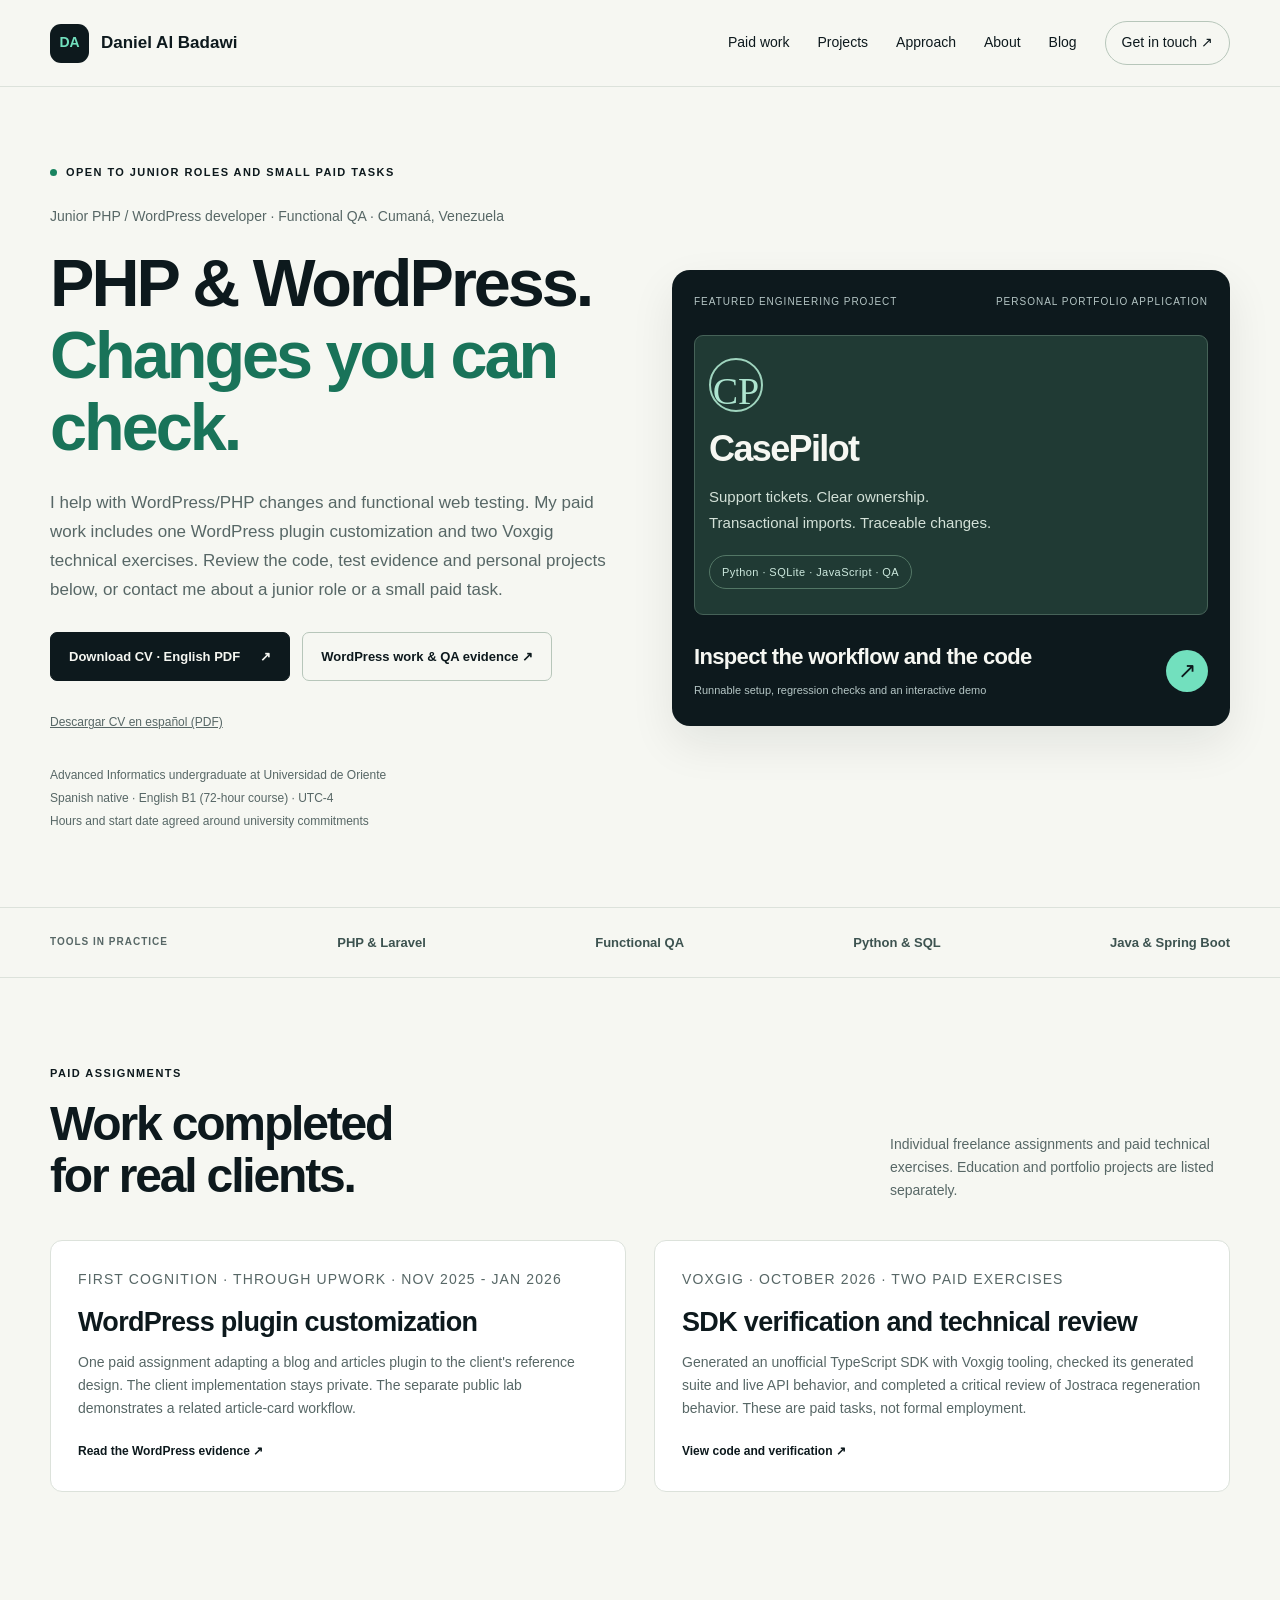
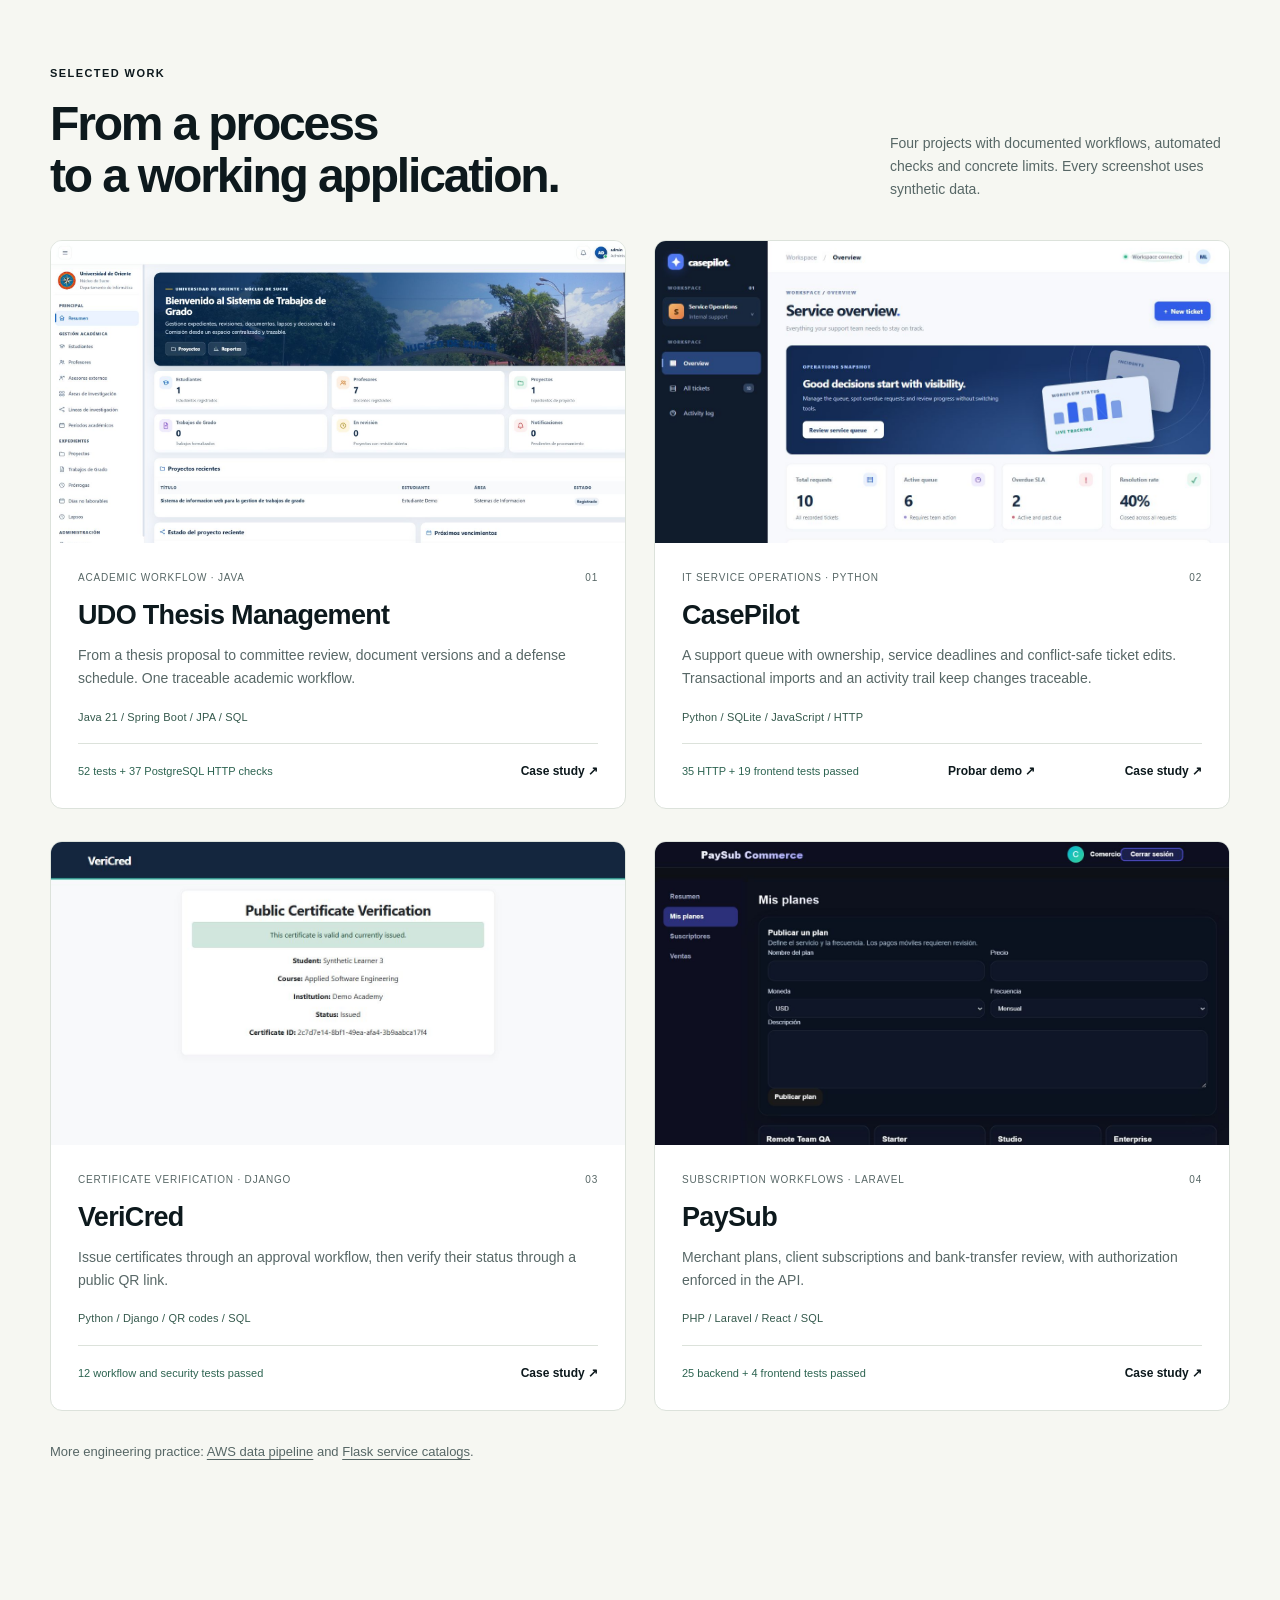
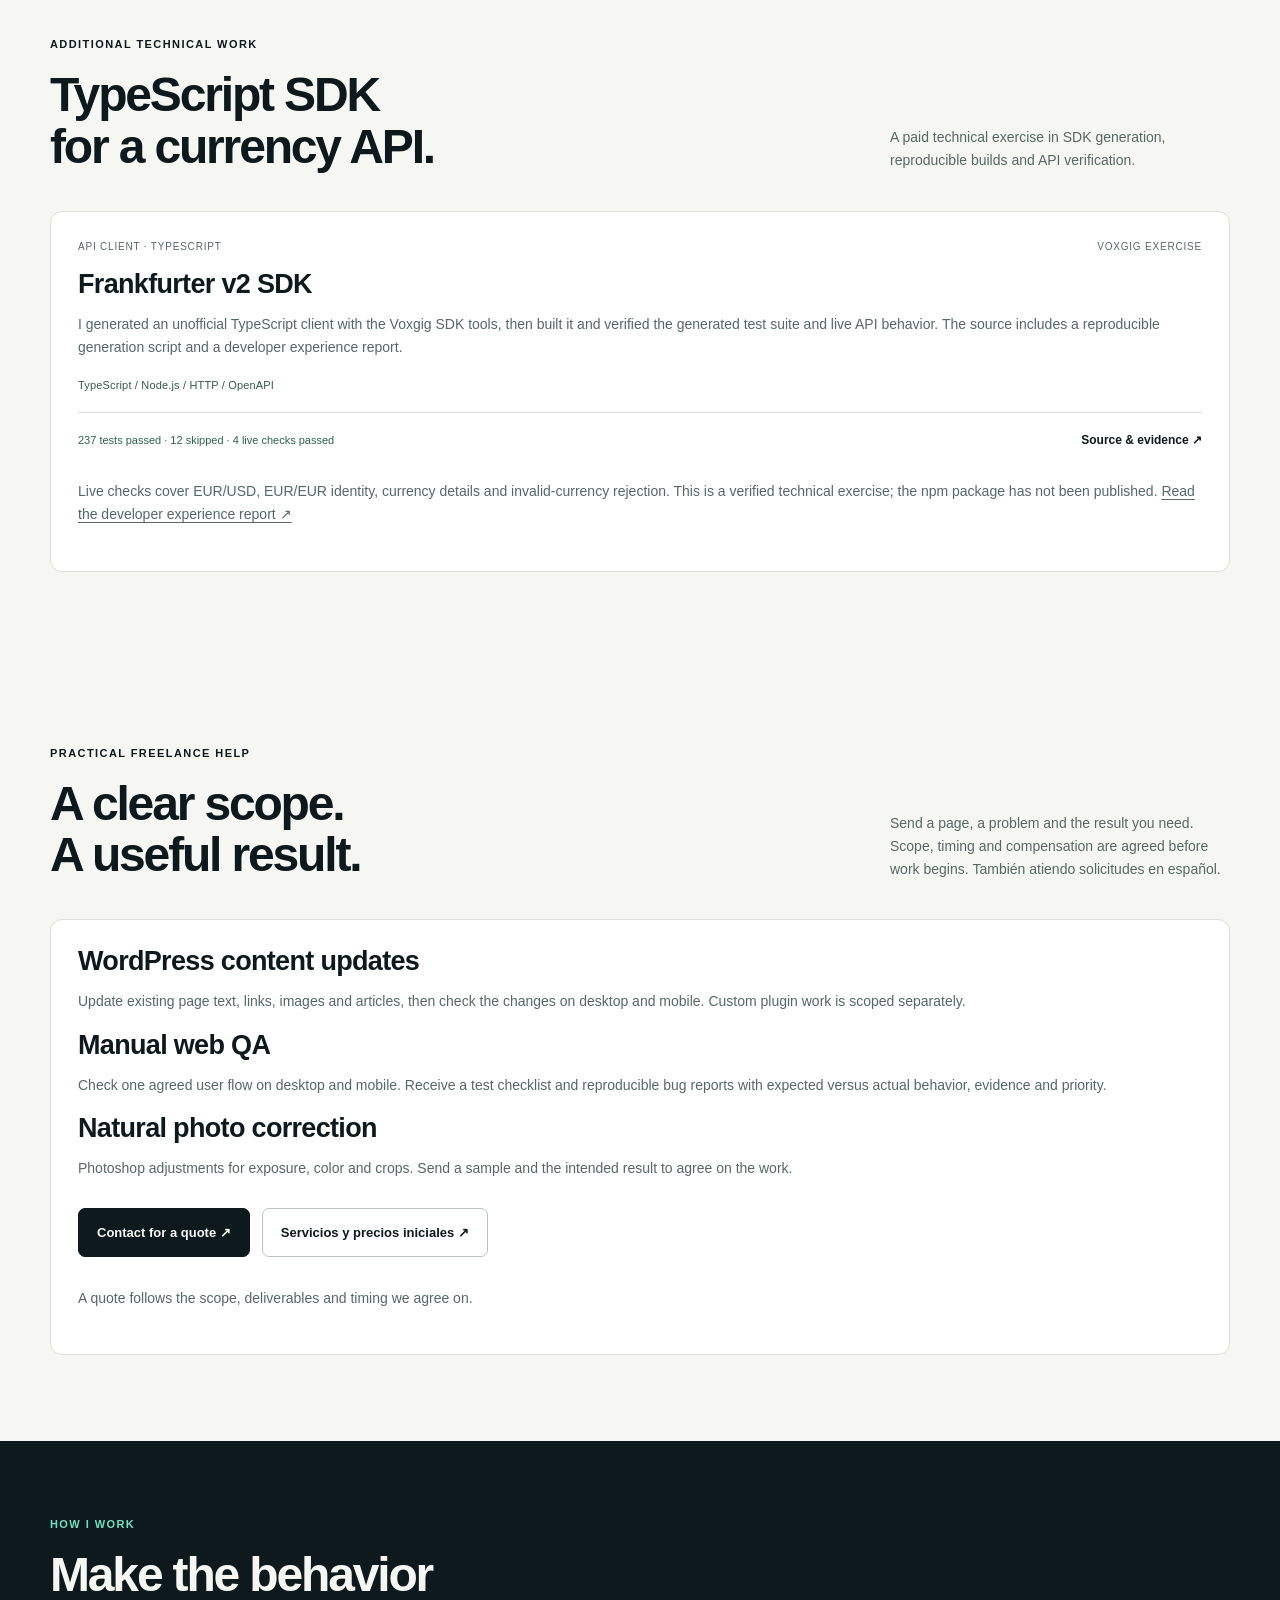
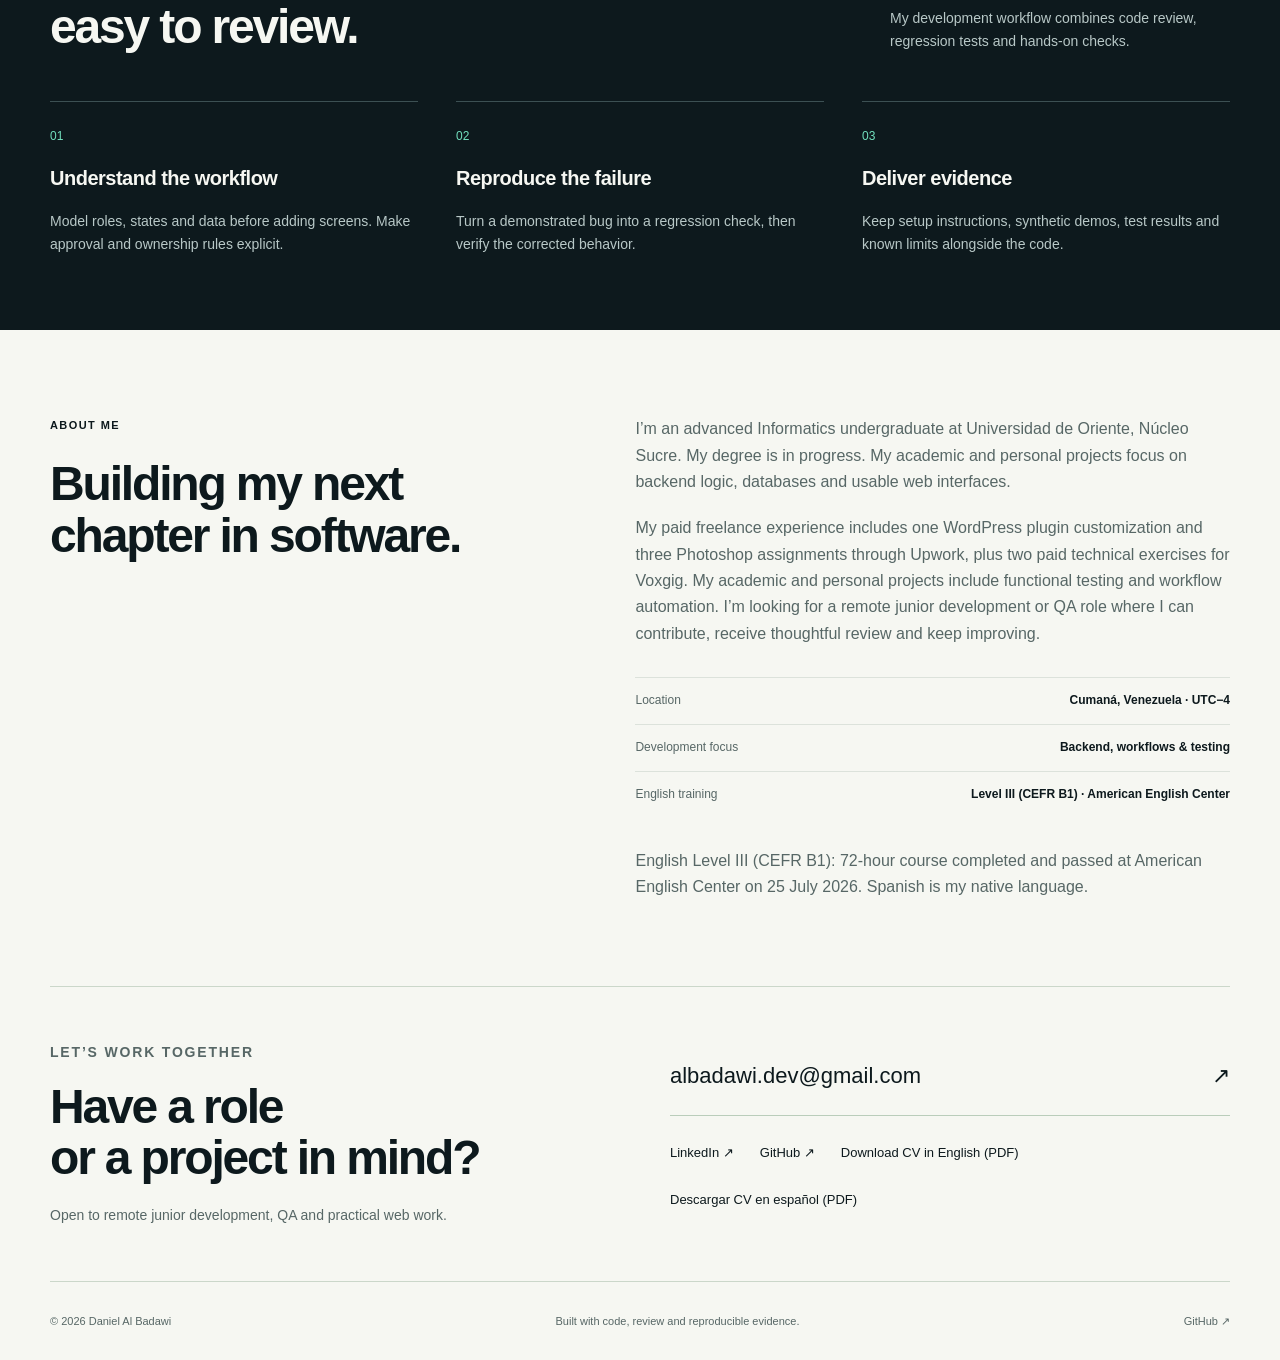
<file: index.html>
<!doctype html>
<html lang="en">
<head>
<meta charset="utf-8">
<meta name="viewport" content="width=device-width,initial-scale=1">
<meta name="description" content="Junior PHP and WordPress developer in Venezuela with paid plugin-customization experience and functional QA evidence. Tested web projects, English B1 and a bilingual CV.">
<meta name="theme-color" content="#0d191d">
<title>Junior PHP &amp; WordPress Developer · Functional QA · Daniel Al Badawi</title>
<link rel="stylesheet" href="assets/style.css">
<link rel="icon" href="assets/favicon.svg" type="image/svg+xml">
</head>
<body>
<a class="skip" href="#main">Skip to content</a>
<header class="navigation">
<div class="wrap nav-inner">
<a class="brand" href="index.html" aria-label="Daniel Al Badawi home">
<span class="monogram" aria-hidden="true">DA</span>Daniel Al Badawi</a>
<nav aria-label="Main navigation">
<a href="#paid-work">Paid work</a>
<a href="#work">Projects</a>
<a href="#approach">Approach</a>
<a href="#about">About</a>
<a href="blog.html">Blog</a>
<a class="contact-link" href="#contact">Get in touch <span aria-hidden="true">↗</span>
</a>
</nav>
</div>
</header>
<main id="main">
<section class="hero wrap" aria-labelledby="hero-title">
<div class="hero-copy">
<p class="eyebrow">
<span class="status-dot" aria-hidden="true">
</span>Open to junior roles and small paid tasks</p>
<p class="intro">Junior PHP / WordPress developer · Functional QA · Cumaná, Venezuela</p>
<h1 id="hero-title">PHP &amp; WordPress.<br>
<em>Changes you can check.</em>
</h1>
<p class="lead">I help with WordPress/PHP changes and functional web testing. My paid work includes one WordPress plugin customization and two Voxgig technical exercises. Review the code, test evidence and personal projects below, or contact me about a junior role or a small paid task.</p>
<div class="actions">
<a class="button primary" href="assets/cv/Daniel_Albadawi_CV_EN_2026-10-20.pdf" download="Daniel_Albadawi_CV_EN_2026-10-20.pdf" type="application/pdf" hreflang="en" aria-label="Download Daniel Al Badawi's CV in English, PDF">Download CV · English PDF <span aria-hidden="true">↗</span>
</a>
<a class="button secondary" href="wordpress.html">WordPress work &amp; QA evidence ↗</a>
</div>
<p class="hero-note"><a href="assets/cv/Daniel_Albadawi_CV_ES_2026-10-20.pdf" download="Daniel_Albadawi_CV_ES_2026-10-20.pdf" type="application/pdf" hreflang="es" aria-label="Download Daniel Al Badawi's CV in Spanish, PDF">Descargar CV en español (PDF)</a></p>
<p class="hero-note">Advanced Informatics undergraduate at Universidad de Oriente<br>Spanish native · English B1 (72-hour course) · UTC-4<br>Hours and start date agreed around university commitments</p>
</div>
<a class="hero-feature" href="casepilot.html">
<div class="feature-label"><span>Featured engineering project</span><span>Personal portfolio application</span></div>
<div class="wp-feature"><span class="wp-mark" aria-hidden="true">CP</span><h2>CasePilot</h2><p>Support tickets. Clear ownership.<br>Transactional imports. Traceable changes.</p><span class="wp-chip">Python · SQLite · JavaScript · QA</span></div>
<div class="feature-caption"><div><strong>Inspect the workflow and the code</strong><span>Runnable setup, regression checks and an interactive demo</span></div><span class="round-arrow" aria-hidden="true">↗</span></div>
</a>
</section>
<div class="stack-band">
<div class="wrap">
<span>TOOLS IN PRACTICE</span>
<span>PHP &amp; Laravel</span>
<span>Functional QA</span>
<span>Python &amp; SQL</span>
<span>Java &amp; Spring Boot</span>
</div>
</div>
<section class="section wrap" id="paid-work" aria-labelledby="paid-title">
<div class="section-heading"><div><p class="eyebrow">Paid assignments</p><h2 id="paid-title">Work completed<br>for real clients.</h2></div><p>Individual freelance assignments and paid technical exercises. Education and portfolio projects are listed separately.</p></div>
<div class="project-grid">
<article class="project"><div class="project-copy"><p class="project-meta">First Cognition · through Upwork · Nov 2025 - Jan 2026</p><h3>WordPress plugin customization</h3><p>One paid assignment adapting a blog and articles plugin to the client's reference design. The client implementation stays private. The separate public lab demonstrates a related article-card workflow.</p><a class="text-link" href="wordpress.html">Read the WordPress evidence ↗</a></div></article>
<article class="project"><div class="project-copy"><p class="project-meta">Voxgig · October 2026 · Two paid exercises</p><h3>SDK verification and technical review</h3><p>Generated an unofficial TypeScript SDK with Voxgig tooling, checked its generated suite and live API behavior, and completed a critical review of Jostraca regeneration behavior. These are paid tasks, not formal employment.</p><a class="text-link" href="#sdk">View code and verification ↗</a></div></article>
</div></section>
<section class="section wrap" id="work" aria-labelledby="work-title">
<div class="section-heading">
<div>
<p class="eyebrow">Selected work</p>
<h2 id="work-title">From a process<br>to a working application.</h2>
</div>
<p>Four projects with documented workflows, automated checks and concrete limits. Every screenshot uses synthetic data.</p>
</div>
<div class="project-grid">
<article class="project">
<a class="project-image" href="udo.html" aria-label="Read UDO Thesis Management case study">
<img src="assets/udo-dashboard.jpg" alt="Local UDO dashboard showing synthetic thesis projects and commission activity" loading="lazy" width="1440" height="900">
</a>
<div class="project-copy">
<div class="project-meta">
<span>Academic workflow · Java</span>
<span>01</span>
</div>
<h3>
<a href="udo.html">UDO Thesis Management</a>
</h3>
<p>From a thesis proposal to committee review, document versions and a defense schedule. One traceable academic workflow.</p>
<p class="stack">Java 21 / Spring Boot / JPA / SQL</p>
<div class="project-bottom">
<span class="proof">52 tests + 37 PostgreSQL HTTP checks</span>
<a class="text-link" href="udo.html">Case study <span aria-hidden="true">↗</span>
</a>
</div>
</div>
</article>
<article class="project">
<a class="project-image" href="casepilot.html" aria-label="Read CasePilot case study">
<img src="assets/casepilot-dashboard.jpg" alt="CasePilot dashboard with fictional service requests, priorities and resolution statistics" loading="lazy" width="1440" height="900">
</a>
<div class="project-copy">
<div class="project-meta">
<span>IT service operations · Python</span>
<span>02</span>
</div>
<h3>
<a href="casepilot.html">CasePilot</a>
</h3>
<p>A support queue with ownership, service deadlines and conflict-safe ticket edits. Transactional imports and an activity trail keep changes traceable.</p>
<p class="stack">Python / SQLite / JavaScript / HTTP</p>
<div class="project-bottom">
<span class="proof">35 HTTP + 19 frontend tests passed</span>
<a class="text-link" href="casepilot-demo.html" lang="es">Probar demo <span aria-hidden="true">↗</span></a>
<a class="text-link" href="casepilot.html">Case study <span aria-hidden="true">↗</span>
</a>
</div>
</div>
</article>
<article class="project">
<a class="project-image" href="vericred.html" aria-label="Read VeriCred case study">
<img src="assets/vericred-verification.jpg" alt="Public VeriCred validation page for a synthetic issued certificate" loading="lazy" width="1440" height="900">
</a>
<div class="project-copy">
<div class="project-meta">
<span>Certificate verification · Django</span>
<span>03</span>
</div>
<h3>
<a href="vericred.html">VeriCred</a>
</h3>
<p>Issue certificates through an approval workflow, then verify their status through a public QR link.</p>
<p class="stack">Python / Django / QR codes / SQL</p>
<div class="project-bottom">
<span class="proof">12 workflow and security tests passed</span>
<a class="text-link" href="vericred.html">Case study <span aria-hidden="true">↗</span>
</a>
</div>
</div>
</article>
<article class="project">
<a class="project-image" href="paysub.html" aria-label="Read PaySub case study">
<img src="assets/paysub-plans.jpg" alt="Merchant plan management in the local PaySub demo using synthetic data" loading="lazy" width="1440" height="900">
</a>
<div class="project-copy">
<div class="project-meta">
<span>Subscription workflows · Laravel</span>
<span>04</span>
</div>
<h3>
<a href="paysub.html">PaySub</a>
</h3>
<p>Merchant plans, client subscriptions and bank-transfer review, with authorization enforced in the API.</p>
<p class="stack">PHP / Laravel / React / SQL</p>
<div class="project-bottom">
<span class="proof">25 backend + 4 frontend tests passed</span>
<a class="text-link" href="paysub.html">Case study <span aria-hidden="true">↗</span>
</a>
</div>
</div>
</article>
</div>
<p class="supporting">More engineering practice: <a href="https://github.com/AlbadawiDev/aws-pipeline">AWS data pipeline</a> and <a href="https://github.com/AlbadawiDev/Proyecto_UDO_OrdenesServicios">Flask service catalogs</a>.</p>
</section>
<section class="section wrap" id="sdk" aria-labelledby="sdk-title">
<div class="section-heading">
<div>
<p class="eyebrow">Additional technical work</p>
<h2 id="sdk-title">TypeScript SDK<br>for a currency API.</h2>
</div>
<p>A paid technical exercise in SDK generation, reproducible builds and API verification.</p>
</div>
<article class="project">
<div class="project-copy">
<div class="project-meta">
<span>API client · TypeScript</span>
<span>Voxgig exercise</span>
</div>
<h3>Frankfurter v2 SDK</h3>
<p>I generated an unofficial TypeScript client with the Voxgig SDK tools, then built it and verified the generated test suite and live API behavior. The source includes a reproducible generation script and a developer experience report.</p>
<p class="stack">TypeScript / Node.js / HTTP / OpenAPI</p>
<div class="project-bottom">
<span class="proof">237 tests passed · 12 skipped · 4 live checks passed</span>
<a class="text-link" href="https://github.com/AlbadawiDev/voxgig-frankfurter-sdk">Source &amp; evidence <span aria-hidden="true">↗</span></a>
</div>
<p class="supporting">Live checks cover EUR/USD, EUR/EUR identity, currency details and invalid-currency rejection. This is a verified technical exercise; the npm package has not been published. <a href="https://github.com/AlbadawiDev/voxgig-frankfurter-sdk/blob/main/DX_REPORT.md">Read the developer experience report ↗</a></p>
</div>
</article>
</section>
<section class="section wrap" id="services" aria-labelledby="services-title">
<div class="section-heading">
<div>
<p class="eyebrow">Practical freelance help</p>
<h2 id="services-title">A clear scope.<br>A useful result.</h2>
</div>
<p>Send a page, a problem and the result you need. Scope, timing and compensation are agreed before work begins. <span lang="es">También atiendo solicitudes en español.</span></p>
</div>
<article class="project">
<div class="project-copy">
<h3>WordPress content updates</h3>
<p>Update existing page text, links, images and articles, then check the changes on desktop and mobile. Custom plugin work is scoped separately.</p>
<h3>Manual web QA</h3>
<p>Check one agreed user flow on desktop and mobile. Receive a test checklist and reproducible bug reports with expected versus actual behavior, evidence and priority.</p>
<h3>Natural photo correction</h3>
<p>Photoshop adjustments for exposure, color and crops. Send a sample and the intended result to agree on the work.</p>
<div class="actions"><a class="button primary" href="mailto:albadawi.dev@gmail.com?subject=Freelance%20task%20%E2%80%94%20scope%20and%20quote">Contact for a quote ↗</a><a class="button secondary" href="servicios.html" lang="es">Servicios y precios iniciales ↗</a></div>
<p class="supporting">A quote follows the scope, deliverables and timing we agree on.</p>
</div>
</article>
</section>
<section class="approach-section" id="approach" aria-labelledby="approach-title">
<div class="wrap">
<div class="section-heading">
<div>
<p class="eyebrow">How I work</p>
<h2 id="approach-title">Make the behavior<br>easy to review.</h2>
</div>
<p>My development workflow combines code review, regression tests and hands-on checks.</p>
</div>
<div class="approach-grid">
<article>
<span class="step">01</span>
<h3>Understand the workflow</h3>
<p>Model roles, states and data before adding screens. Make approval and ownership rules explicit.</p>
</article>
<article>
<span class="step">02</span>
<h3>Reproduce the failure</h3>
<p>Turn a demonstrated bug into a regression check, then verify the corrected behavior.</p>
</article>
<article>
<span class="step">03</span>
<h3>Deliver evidence</h3>
<p>Keep setup instructions, synthetic demos, test results and known limits alongside the code.</p>
</article>
</div>
</div>
</section>
<section class="section wrap about-grid" id="about" aria-labelledby="about-title">
<div>
<p class="eyebrow">About me</p>
<h2 id="about-title">Building my next<br>chapter in software.</h2>
</div>
<div class="about-copy">
<p>I’m an advanced Informatics undergraduate at Universidad de Oriente, Núcleo Sucre. My degree is in progress. My academic and personal projects focus on backend logic, databases and usable web interfaces.</p>
<p>My paid freelance experience includes one WordPress plugin customization and three Photoshop assignments through Upwork, plus two paid technical exercises for Voxgig. My academic and personal projects include functional testing and workflow automation. I’m looking for a remote junior development or QA role where I can contribute, receive thoughtful review and keep improving.</p>
<div class="about-facts">
<div>
<span>Location</span>
<strong>Cumaná, Venezuela · UTC−4</strong>
</div>
<div>
<span>Development focus</span>
<strong>Backend, workflows & testing</strong>
</div>
<div>
<span>English training</span>
<strong>Level III (CEFR B1) · American English Center</strong>
</div>
</div>
<p class="supporting">English Level III (CEFR B1): 72-hour course completed and passed at American English Center on 25 July 2026. Spanish is my native language.</p>
</div>
</section>
<section class="contact-section wrap" id="contact" aria-labelledby="contact-title">
<div>
<p class="eyebrow">Let’s work together</p>
<h2 id="contact-title">Have a role<br>or a project in mind?</h2>
<p>Open to remote junior development, QA and practical web work.</p>
</div>
<div class="contact-options">
<a class="email" href="mailto:albadawi.dev@gmail.com">albadawi.dev@gmail.com <span aria-hidden="true">↗</span>
</a>
<a href="https://www.linkedin.com/in/daniel-samir-al-badawi-aazar-1b8459368/">LinkedIn ↗</a>
<a href="https://github.com/AlbadawiDev">GitHub ↗</a>
<a href="assets/cv/Daniel_Albadawi_CV_EN_2026-10-20.pdf" download="Daniel_Albadawi_CV_EN_2026-10-20.pdf" type="application/pdf" hreflang="en" aria-label="Download Daniel Al Badawi's CV in English, PDF">Download CV in English (PDF)</a>
<a href="assets/cv/Daniel_Albadawi_CV_ES_2026-10-20.pdf" download="Daniel_Albadawi_CV_ES_2026-10-20.pdf" type="application/pdf" hreflang="es" aria-label="Download Daniel Al Badawi's CV in Spanish, PDF">Descargar CV en español (PDF)</a>
</div>
</section>
</main>
<footer class="wrap footer">
<span>© 2026 Daniel Al Badawi</span>
<span>Built with code, review and reproducible evidence.</span>
<a href="https://github.com/AlbadawiDev">GitHub ↗</a>
</footer>
</body>
</html>
</file>
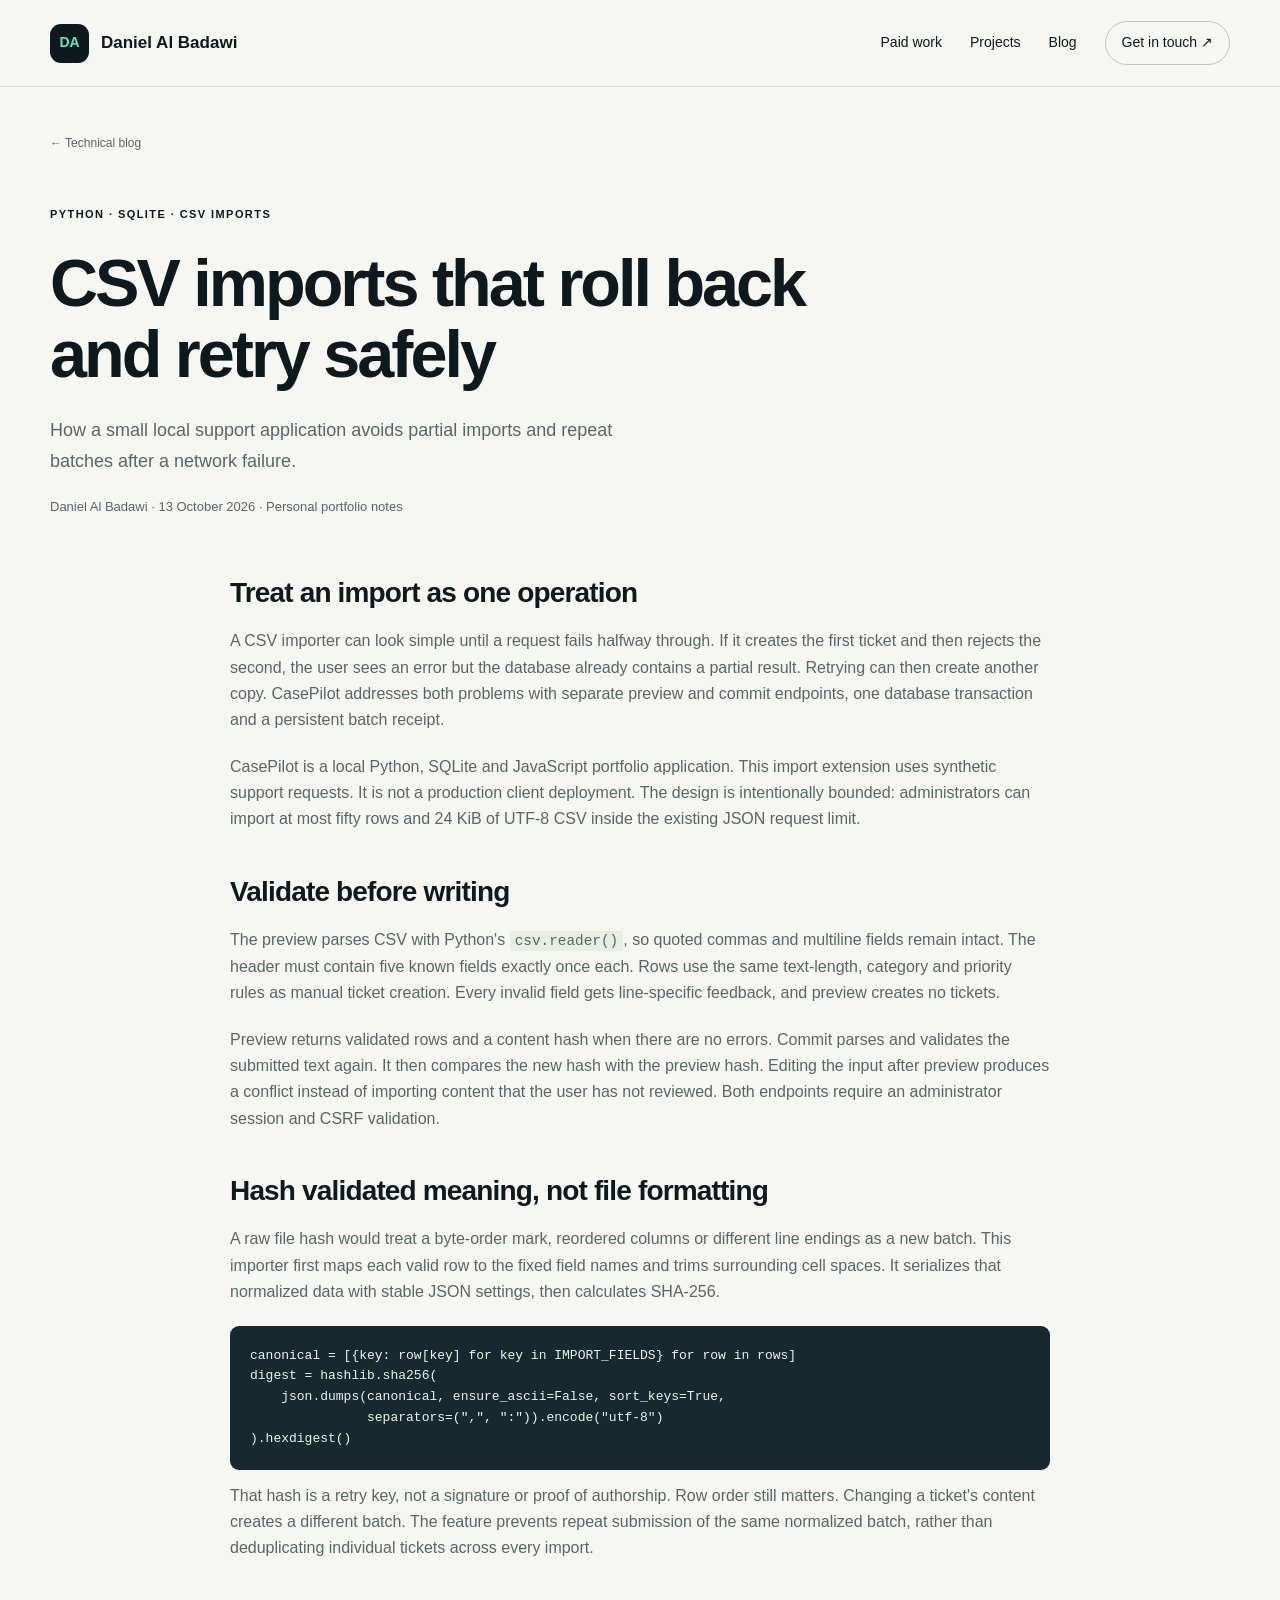
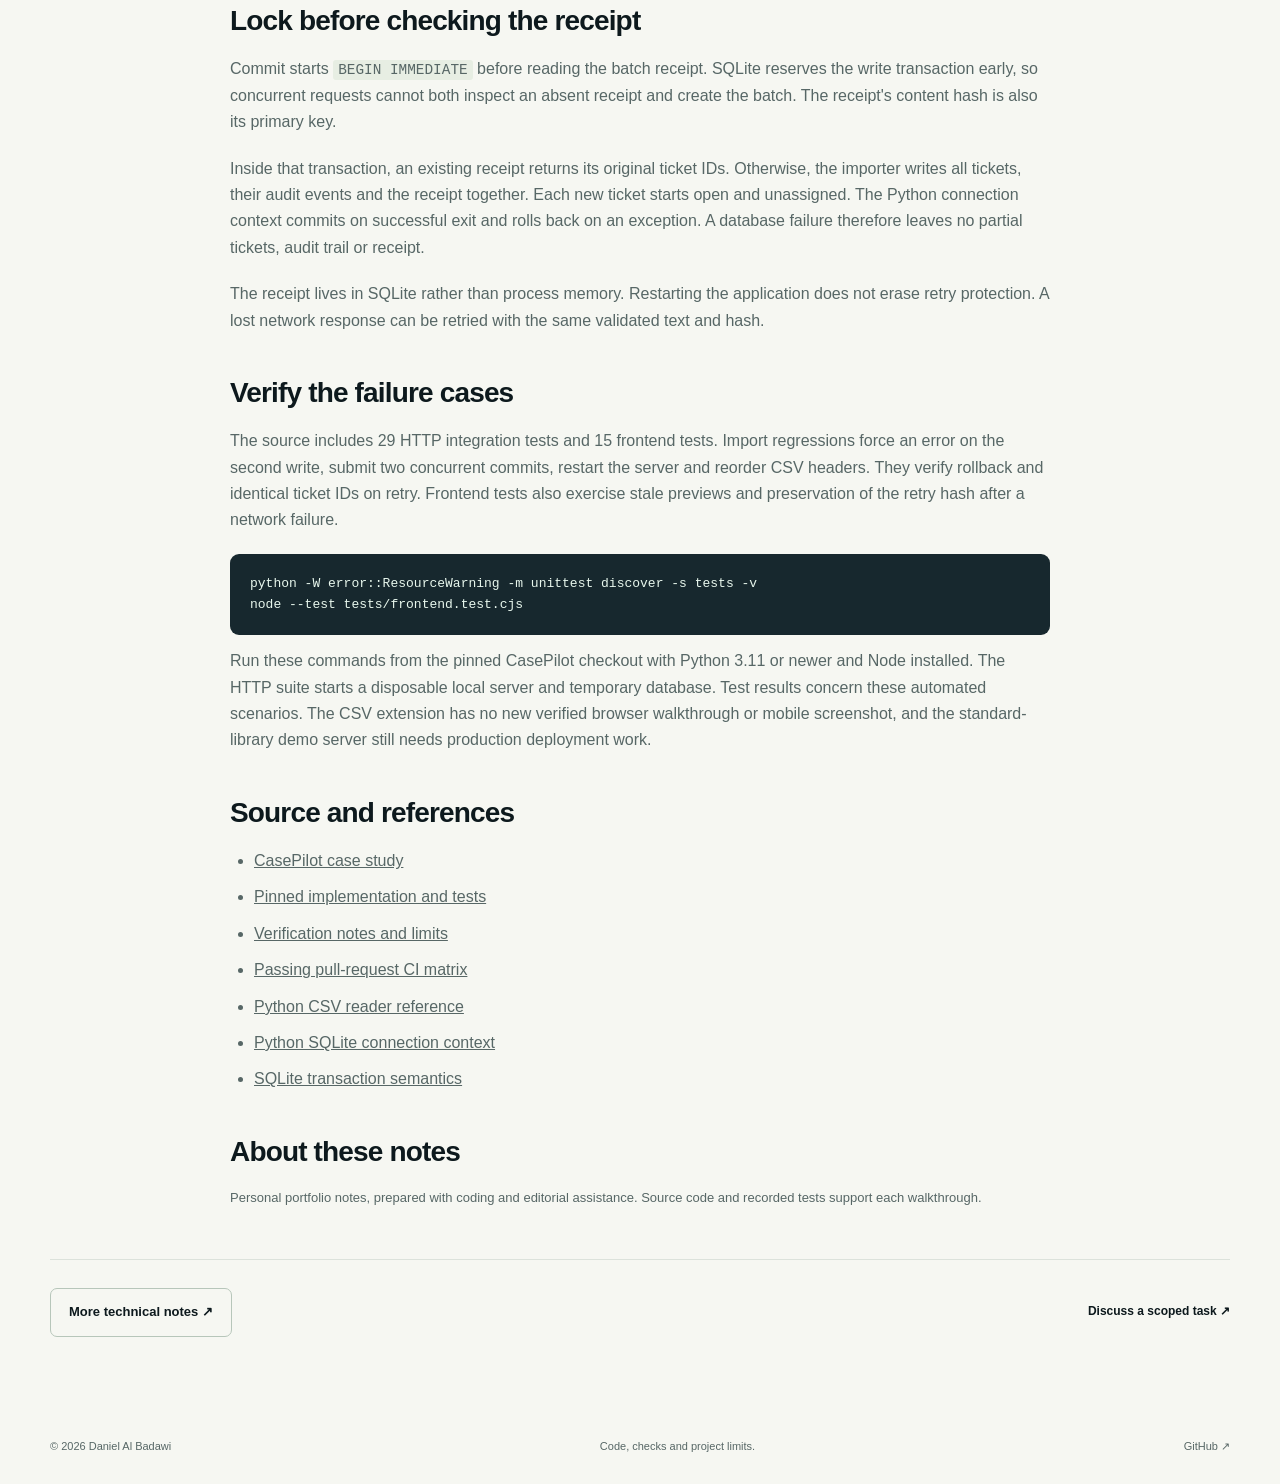
<file: blog-casepilot-csv.html>
<!doctype html><html lang="en"><head><meta charset="utf-8"><meta name="viewport" content="width=device-width,initial-scale=1"><meta name="description" content="CasePilot uses preview validation, normalized hashes, one SQLite transaction and persistent receipts to make bounded CSV imports safe to retry."><title>CSV imports that roll back and retry safely · Daniel Al Badawi</title><link rel="stylesheet" href="assets/style.css"><link rel="icon" href="assets/favicon.svg" type="image/svg+xml"><style>.article-content pre{padding:20px;background:#17282e;color:#e8f7ed;border-radius:9px;overflow-x:auto;font-size:13px;line-height:1.6;letter-spacing:0}.article-content code{font-family:Consolas,monospace}.article-content p code,.article-content li code{background:#e7eee3;padding:2px 5px;border-radius:3px;font-size:.9em}.article-content ul,.article-content ol{padding-left:24px;color:var(--muted)}.article-content li{margin-bottom:10px}.article-content .article-meta{font-size:13px;color:var(--muted)}.article-content pre:focus-visible{outline:3px solid #167759;outline-offset:3px}</style></head>
<body><a class="skip" href="#main">Skip to content</a><header class="navigation"><div class="wrap nav-inner"><a class="brand" href="index.html"><span class="monogram" aria-hidden="true">DA</span>Daniel Al Badawi</a><nav aria-label="Main navigation"><a href="index.html#paid-work">Paid work</a><a href="index.html#work">Projects</a><a href="blog.html">Blog</a><a class="contact-link" href="index.html#contact">Get in touch ↗</a></nav></div></header>
<main id="main" class="wrap case-main"><a class="back-link" href="blog.html">← Technical blog</a><article class="article-content"><header class="case-header"><p class="eyebrow">Python · SQLite · CSV imports</p>
<h1>CSV imports that roll back and retry safely</h1>
<p class="lead">How a small local support application avoids partial imports and repeat batches after a network failure.</p>
<p class="article-meta">Daniel Al Badawi · <time datetime="2026-10-13">13 October 2026</time> · Personal portfolio notes</p>
</header>
<div class="case-body"><section class="case-section"><h2>Treat an import as one operation</h2>
<p>A CSV importer can look simple until a request fails halfway through. If it creates the first ticket and then rejects the second, the user sees an error but the database already contains a partial result. Retrying can then create another copy. CasePilot addresses both problems with separate preview and commit endpoints, one database transaction and a persistent batch receipt.</p>
<p>CasePilot is a local Python, SQLite and JavaScript portfolio application. This import extension uses synthetic support requests. It is not a production client deployment. The design is intentionally bounded: administrators can import at most fifty rows and 24 KiB of UTF-8 CSV inside the existing JSON request limit.</p>
</section>
<section class="case-section"><h2>Validate before writing</h2>
<p>The preview parses CSV with Python's <code>csv.reader()</code>, so quoted commas and multiline fields remain intact. The header must contain five known fields exactly once each. Rows use the same text-length, category and priority rules as manual ticket creation. Every invalid field gets line-specific feedback, and preview creates no tickets.</p>
<p>Preview returns validated rows and a content hash when there are no errors. Commit parses and validates the submitted text again. It then compares the new hash with the preview hash. Editing the input after preview produces a conflict instead of importing content that the user has not reviewed. Both endpoints require an administrator session and CSRF validation.</p>
</section>
<section class="case-section"><h2>Hash validated meaning, not file formatting</h2>
<p>A raw file hash would treat a byte-order mark, reordered columns or different line endings as a new batch. This importer first maps each valid row to the fixed field names and trims surrounding cell spaces. It serializes that normalized data with stable JSON settings, then calculates SHA-256.</p>
<pre tabindex="0" aria-label="Python example"><code>canonical = [{key: row[key] for key in IMPORT_FIELDS} for row in rows]
digest = hashlib.sha256(
    json.dumps(canonical, ensure_ascii=False, sort_keys=True,
               separators=(&quot;,&quot;, &quot;:&quot;)).encode(&quot;utf-8&quot;)
).hexdigest()</code></pre>
<p>That hash is a retry key, not a signature or proof of authorship. Row order still matters. Changing a ticket's content creates a different batch. The feature prevents repeat submission of the same normalized batch, rather than deduplicating individual tickets across every import.</p>
</section>
<section class="case-section"><h2>Lock before checking the receipt</h2>
<p>Commit starts <code>BEGIN IMMEDIATE</code> before reading the batch receipt. SQLite reserves the write transaction early, so concurrent requests cannot both inspect an absent receipt and create the batch. The receipt's content hash is also its primary key.</p>
<p>Inside that transaction, an existing receipt returns its original ticket IDs. Otherwise, the importer writes all tickets, their audit events and the receipt together. Each new ticket starts open and unassigned. The Python connection context commits on successful exit and rolls back on an exception. A database failure therefore leaves no partial tickets, audit trail or receipt.</p>
<p>The receipt lives in SQLite rather than process memory. Restarting the application does not erase retry protection. A lost network response can be retried with the same validated text and hash.</p>
</section>
<section class="case-section"><h2>Verify the failure cases</h2>
<p>The source includes 29 HTTP integration tests and 15 frontend tests. Import regressions force an error on the second write, submit two concurrent commits, restart the server and reorder CSV headers. They verify rollback and identical ticket IDs on retry. Frontend tests also exercise stale previews and preservation of the retry hash after a network failure.</p>
<pre tabindex="0" aria-label="Shell example"><code>python -W error::ResourceWarning -m unittest discover -s tests -v
node --test tests/frontend.test.cjs</code></pre>
<p>Run these commands from the pinned CasePilot checkout with Python 3.11 or newer and Node installed. The HTTP suite starts a disposable local server and temporary database. Test results concern these automated scenarios. The CSV extension has no new verified browser walkthrough or mobile screenshot, and the standard-library demo server still needs production deployment work.</p>
</section>
<section class="case-section"><h2>Source and references</h2>
<ul><li><a href="casepilot.html">CasePilot case study</a></li><li><a href="https://github.com/AlbadawiDev/casepilot/tree/6850561b442ac87926e0d81cbbbabdc502557a5c">Pinned implementation and tests</a></li><li><a href="https://github.com/AlbadawiDev/casepilot/blob/6850561b442ac87926e0d81cbbbabdc502557a5c/docs/VERIFICATION.md">Verification notes and limits</a></li><li><a href="https://github.com/AlbadawiDev/casepilot/actions/runs/38205177344">Passing pull-request CI matrix</a></li><li><a href="https://docs.python.org/3.11/library/csv.html">Python CSV reader reference</a></li><li><a href="https://docs.python.org/3.11/library/sqlite3.html#how-to-use-the-connection-context-manager">Python SQLite connection context</a></li><li><a href="https://sqlite.org/lang_transaction.html">SQLite transaction semantics</a></li></ul></section>
<section class="case-section"><h2>About these notes</h2>
<p class="article-meta">Personal portfolio notes, prepared with coding and editorial assistance. Source code and recorded tests support each walkthrough.</p>
</section>
</div></article><div class="case-bottom"><a class="button secondary" href="blog.html">More technical notes ↗</a><a class="text-link" href="index.html#contact">Discuss a scoped task ↗</a></div></main>
<footer class="wrap footer"><span>© 2026 Daniel Al Badawi</span><span>Code, checks and project limits.</span><a href="https://github.com/AlbadawiDev">GitHub ↗</a></footer>
</body></html>
</file>
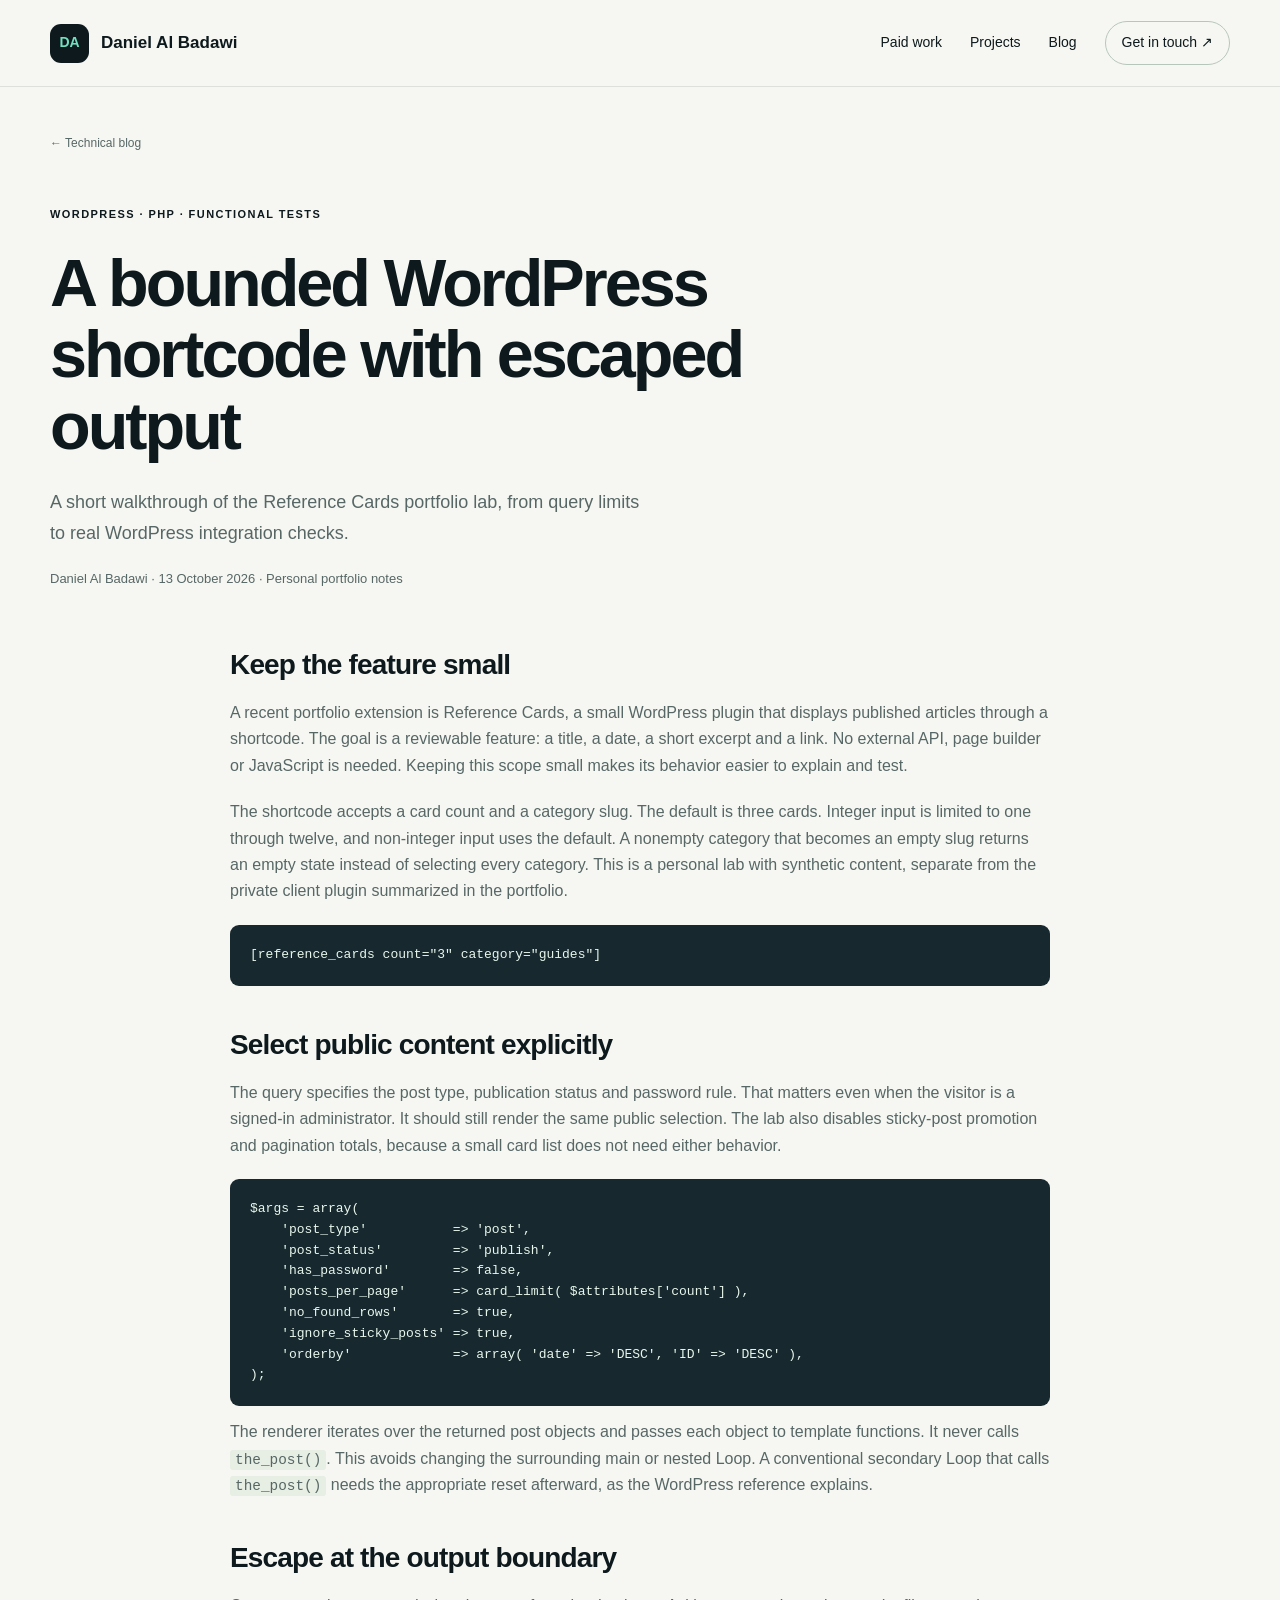
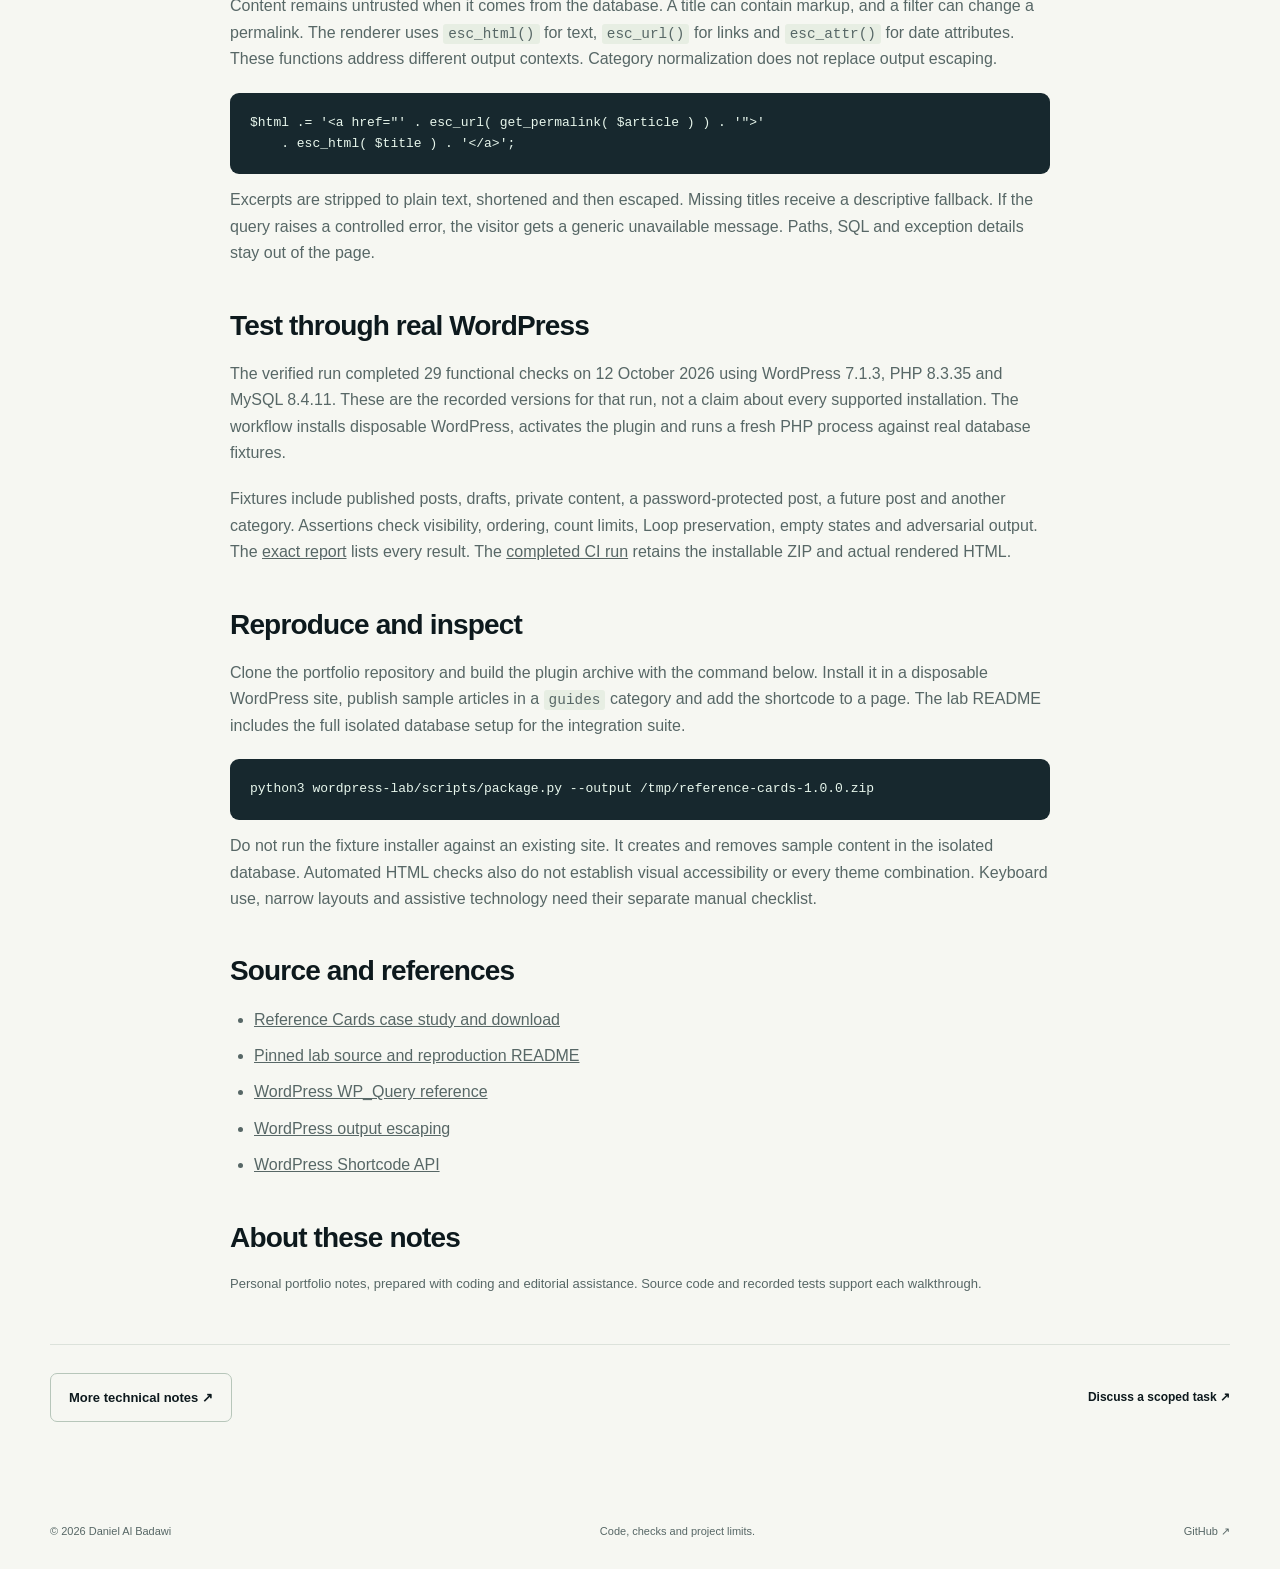
<file: blog-wordpress-shortcode.html>
<!doctype html><html lang="en"><head><meta charset="utf-8"><meta name="viewport" content="width=device-width,initial-scale=1"><meta name="description" content="A reproducible WordPress article-card lab: explicit post selection, contextual escaping, Loop preservation and 29 real integration checks."><title>A bounded WordPress shortcode with escaped output · Daniel Al Badawi</title><link rel="stylesheet" href="assets/style.css"><link rel="icon" href="assets/favicon.svg" type="image/svg+xml"><style>.article-content pre{padding:20px;background:#17282e;color:#e8f7ed;border-radius:9px;overflow-x:auto;font-size:13px;line-height:1.6;letter-spacing:0}.article-content code{font-family:Consolas,monospace}.article-content p code,.article-content li code{background:#e7eee3;padding:2px 5px;border-radius:3px;font-size:.9em}.article-content ul,.article-content ol{padding-left:24px;color:var(--muted)}.article-content li{margin-bottom:10px}.article-content .article-meta{font-size:13px;color:var(--muted)}.article-content pre:focus-visible{outline:3px solid #167759;outline-offset:3px}</style></head>
<body><a class="skip" href="#main">Skip to content</a><header class="navigation"><div class="wrap nav-inner"><a class="brand" href="index.html"><span class="monogram" aria-hidden="true">DA</span>Daniel Al Badawi</a><nav aria-label="Main navigation"><a href="index.html#paid-work">Paid work</a><a href="index.html#work">Projects</a><a href="blog.html">Blog</a><a class="contact-link" href="index.html#contact">Get in touch ↗</a></nav></div></header>
<main id="main" class="wrap case-main"><a class="back-link" href="blog.html">← Technical blog</a><article class="article-content"><header class="case-header"><p class="eyebrow">WordPress · PHP · Functional tests</p>
<h1>A bounded WordPress shortcode with escaped output</h1>
<p class="lead">A short walkthrough of the Reference Cards portfolio lab, from query limits to real WordPress integration checks.</p>
<p class="article-meta">Daniel Al Badawi · <time datetime="2026-10-13">13 October 2026</time> · Personal portfolio notes</p>
</header>
<div class="case-body"><section class="case-section"><h2>Keep the feature small</h2>
<p>A recent portfolio extension is Reference Cards, a small WordPress plugin that displays published articles through a shortcode. The goal is a reviewable feature: a title, a date, a short excerpt and a link. No external API, page builder or JavaScript is needed. Keeping this scope small makes its behavior easier to explain and test.</p>
<p>The shortcode accepts a card count and a category slug. The default is three cards. Integer input is limited to one through twelve, and non-integer input uses the default. A nonempty category that becomes an empty slug returns an empty state instead of selecting every category. This is a personal lab with synthetic content, separate from the private client plugin summarized in the portfolio.</p>
<pre tabindex="0" aria-label="WordPress shortcode example"><code>[reference_cards count=&quot;3&quot; category=&quot;guides&quot;]</code></pre>
</section>
<section class="case-section"><h2>Select public content explicitly</h2>
<p>The query specifies the post type, publication status and password rule. That matters even when the visitor is a signed-in administrator. It should still render the same public selection. The lab also disables sticky-post promotion and pagination totals, because a small card list does not need either behavior.</p>
<pre tabindex="0" aria-label="PHP example"><code>$args = array(
    &#x27;post_type&#x27;           =&gt; &#x27;post&#x27;,
    &#x27;post_status&#x27;         =&gt; &#x27;publish&#x27;,
    &#x27;has_password&#x27;        =&gt; false,
    &#x27;posts_per_page&#x27;      =&gt; card_limit( $attributes[&#x27;count&#x27;] ),
    &#x27;no_found_rows&#x27;       =&gt; true,
    &#x27;ignore_sticky_posts&#x27; =&gt; true,
    &#x27;orderby&#x27;             =&gt; array( &#x27;date&#x27; =&gt; &#x27;DESC&#x27;, &#x27;ID&#x27; =&gt; &#x27;DESC&#x27; ),
);</code></pre>
<p>The renderer iterates over the returned post objects and passes each object to template functions. It never calls <code>the_post()</code>. This avoids changing the surrounding main or nested Loop. A conventional secondary Loop that calls <code>the_post()</code> needs the appropriate reset afterward, as the WordPress reference explains.</p>
</section>
<section class="case-section"><h2>Escape at the output boundary</h2>
<p>Content remains untrusted when it comes from the database. A title can contain markup, and a filter can change a permalink. The renderer uses <code>esc_html()</code> for text, <code>esc_url()</code> for links and <code>esc_attr()</code> for date attributes. These functions address different output contexts. Category normalization does not replace output escaping.</p>
<pre tabindex="0" aria-label="PHP example"><code>$html .= &#x27;&lt;a href=&quot;&#x27; . esc_url( get_permalink( $article ) ) . &#x27;&quot;&gt;&#x27;
    . esc_html( $title ) . &#x27;&lt;/a&gt;&#x27;;</code></pre>
<p>Excerpts are stripped to plain text, shortened and then escaped. Missing titles receive a descriptive fallback. If the query raises a controlled error, the visitor gets a generic unavailable message. Paths, SQL and exception details stay out of the page.</p>
</section>
<section class="case-section"><h2>Test through real WordPress</h2>
<p>The verified run completed 29 functional checks on 12 October 2026 using WordPress 7.1.3, PHP 8.3.35 and MySQL 8.4.11. These are the recorded versions for that run, not a claim about every supported installation. The workflow installs disposable WordPress, activates the plugin and runs a fresh PHP process against real database fixtures.</p>
<p>Fixtures include published posts, drafts, private content, a password-protected post, a future post and another category. Assertions check visibility, ordering, count limits, Loop preservation, empty states and adversarial output. The <a href="assets/wordpress-lab-verification.json">exact report</a> lists every result. The <a href="https://github.com/AlbadawiDev/albadawidev.github.io/actions/runs/38205476117">completed CI run</a> retains the installable ZIP and actual rendered HTML.</p>
</section>
<section class="case-section"><h2>Reproduce and inspect</h2>
<p>Clone the portfolio repository and build the plugin archive with the command below. Install it in a disposable WordPress site, publish sample articles in a <code>guides</code> category and add the shortcode to a page. The lab README includes the full isolated database setup for the integration suite.</p>
<pre tabindex="0" aria-label="Shell example"><code>python3 wordpress-lab/scripts/package.py --output /tmp/reference-cards-1.0.0.zip</code></pre>
<p>Do not run the fixture installer against an existing site. It creates and removes sample content in the isolated database. Automated HTML checks also do not establish visual accessibility or every theme combination. Keyboard use, narrow layouts and assistive technology need their separate manual checklist.</p>
</section>
<section class="case-section"><h2>Source and references</h2>
<ul><li><a href="wordpress.html">Reference Cards case study and download</a></li><li><a href="https://github.com/AlbadawiDev/albadawidev.github.io/tree/4c8007dbd39d6d9efdd893957626e3a176f6831e/wordpress-lab">Pinned lab source and reproduction README</a></li><li><a href="https://developer.wordpress.org/reference/classes/wp_query/">WordPress WP_Query reference</a></li><li><a href="https://developer.wordpress.org/apis/security/escaping/">WordPress output escaping</a></li><li><a href="https://developer.wordpress.org/apis/shortcode/">WordPress Shortcode API</a></li></ul></section>
<section class="case-section"><h2>About these notes</h2>
<p class="article-meta">Personal portfolio notes, prepared with coding and editorial assistance. Source code and recorded tests support each walkthrough.</p>
</section>
</div></article><div class="case-bottom"><a class="button secondary" href="blog.html">More technical notes ↗</a><a class="text-link" href="index.html#contact">Discuss a scoped task ↗</a></div></main>
<footer class="wrap footer"><span>© 2026 Daniel Al Badawi</span><span>Code, checks and project limits.</span><a href="https://github.com/AlbadawiDev">GitHub ↗</a></footer>
</body></html>
</file>
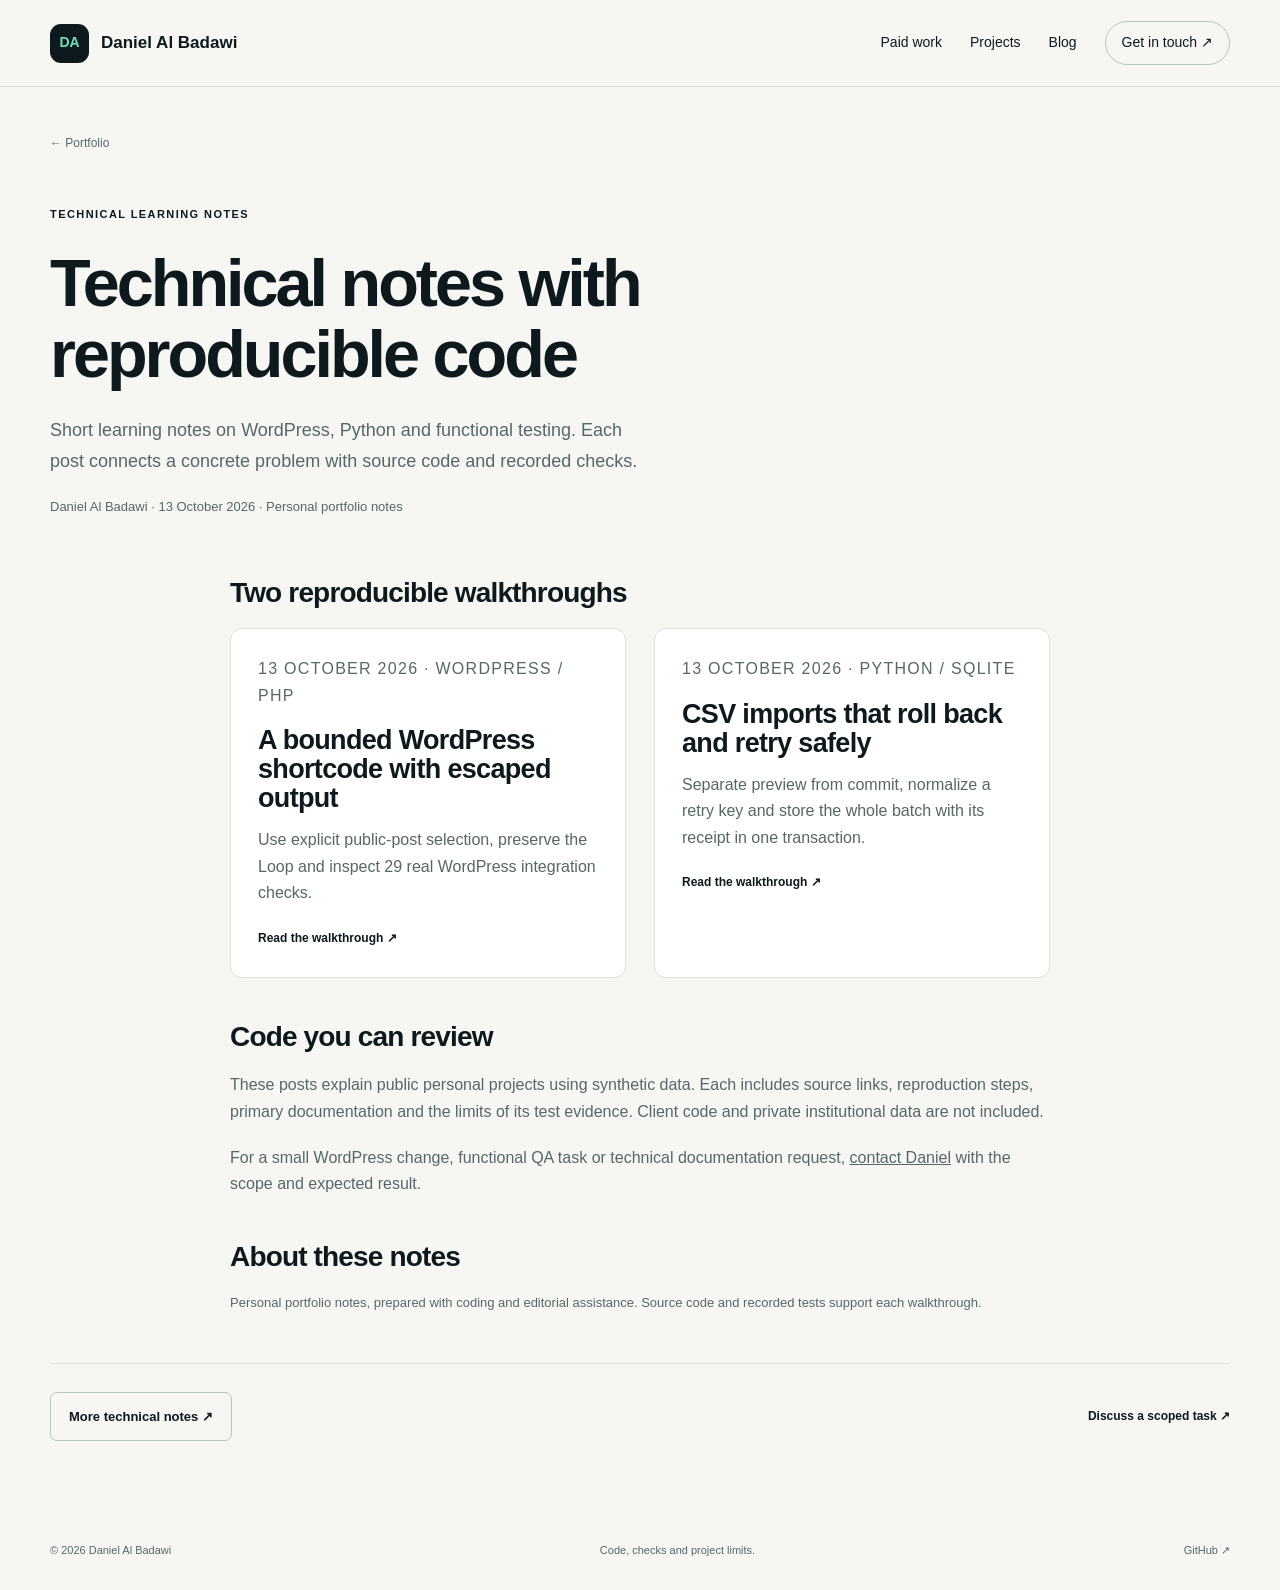
<file: blog.html>
<!doctype html><html lang="en"><head><meta charset="utf-8"><meta name="viewport" content="width=device-width,initial-scale=1"><meta name="description" content="Daniel Al Badawi technical blog: WordPress shortcodes and atomic CSV imports, with public code, recorded tests and reproduction steps."><title>Technical notes with reproducible code · Daniel Al Badawi</title><link rel="stylesheet" href="assets/style.css"><link rel="icon" href="assets/favicon.svg" type="image/svg+xml"><style>.article-content pre{padding:20px;background:#17282e;color:#e8f7ed;border-radius:9px;overflow-x:auto;font-size:13px;line-height:1.6;letter-spacing:0}.article-content code{font-family:Consolas,monospace}.article-content p code,.article-content li code{background:#e7eee3;padding:2px 5px;border-radius:3px;font-size:.9em}.article-content ul,.article-content ol{padding-left:24px;color:var(--muted)}.article-content li{margin-bottom:10px}.article-content .article-meta{font-size:13px;color:var(--muted)}.article-content pre:focus-visible{outline:3px solid #167759;outline-offset:3px}</style></head>
<body><a class="skip" href="#main">Skip to content</a><header class="navigation"><div class="wrap nav-inner"><a class="brand" href="index.html"><span class="monogram" aria-hidden="true">DA</span>Daniel Al Badawi</a><nav aria-label="Main navigation"><a href="index.html#paid-work">Paid work</a><a href="index.html#work">Projects</a><a href="blog.html">Blog</a><a class="contact-link" href="index.html#contact">Get in touch ↗</a></nav></div></header>
<main id="main" class="wrap case-main"><a class="back-link" href="index.html">← Portfolio</a><article class="article-content"><header class="case-header"><p class="eyebrow">Technical learning notes</p>
<h1>Technical notes with reproducible code</h1>
<p class="lead">Short learning notes on WordPress, Python and functional testing. Each post connects a concrete problem with source code and recorded checks.</p>
<p class="article-meta">Daniel Al Badawi · <time datetime="2026-10-13">13 October 2026</time> · Personal portfolio notes</p>
</header>
<div class="case-body"><section class="case-section"><h2>Two reproducible walkthroughs</h2>
<div class="project-grid"><article class="project"><div class="project-copy"><p class="project-meta">13 October 2026 · WordPress / PHP</p>
<h3><a href="blog-wordpress-shortcode.html">A bounded WordPress shortcode with escaped output</a></h3><p>Use explicit public-post selection, preserve the Loop and inspect 29 real WordPress integration checks.</p>
<a class="text-link" href="blog-wordpress-shortcode.html">Read the walkthrough ↗</a></div></article><article class="project"><div class="project-copy"><p class="project-meta">13 October 2026 · Python / SQLite</p>
<h3><a href="blog-casepilot-csv.html">CSV imports that roll back and retry safely</a></h3><p>Separate preview from commit, normalize a retry key and store the whole batch with its receipt in one transaction.</p>
<a class="text-link" href="blog-casepilot-csv.html">Read the walkthrough ↗</a></div></article></div></section>
<section class="case-section"><h2>Code you can review</h2>
<p>These posts explain public personal projects using synthetic data. Each includes source links, reproduction steps, primary documentation and the limits of its test evidence. Client code and private institutional data are not included.</p>
<p>For a small WordPress change, functional QA task or technical documentation request, <a href="mailto:albadawi.dev@gmail.com">contact Daniel</a> with the scope and expected result.</p>
</section>
<section class="case-section"><h2>About these notes</h2>
<p class="article-meta">Personal portfolio notes, prepared with coding and editorial assistance. Source code and recorded tests support each walkthrough.</p>
</section>
</div></article><div class="case-bottom"><a class="button secondary" href="blog.html">More technical notes ↗</a><a class="text-link" href="index.html#contact">Discuss a scoped task ↗</a></div></main>
<footer class="wrap footer"><span>© 2026 Daniel Al Badawi</span><span>Code, checks and project limits.</span><a href="https://github.com/AlbadawiDev">GitHub ↗</a></footer>
</body></html>
</file>
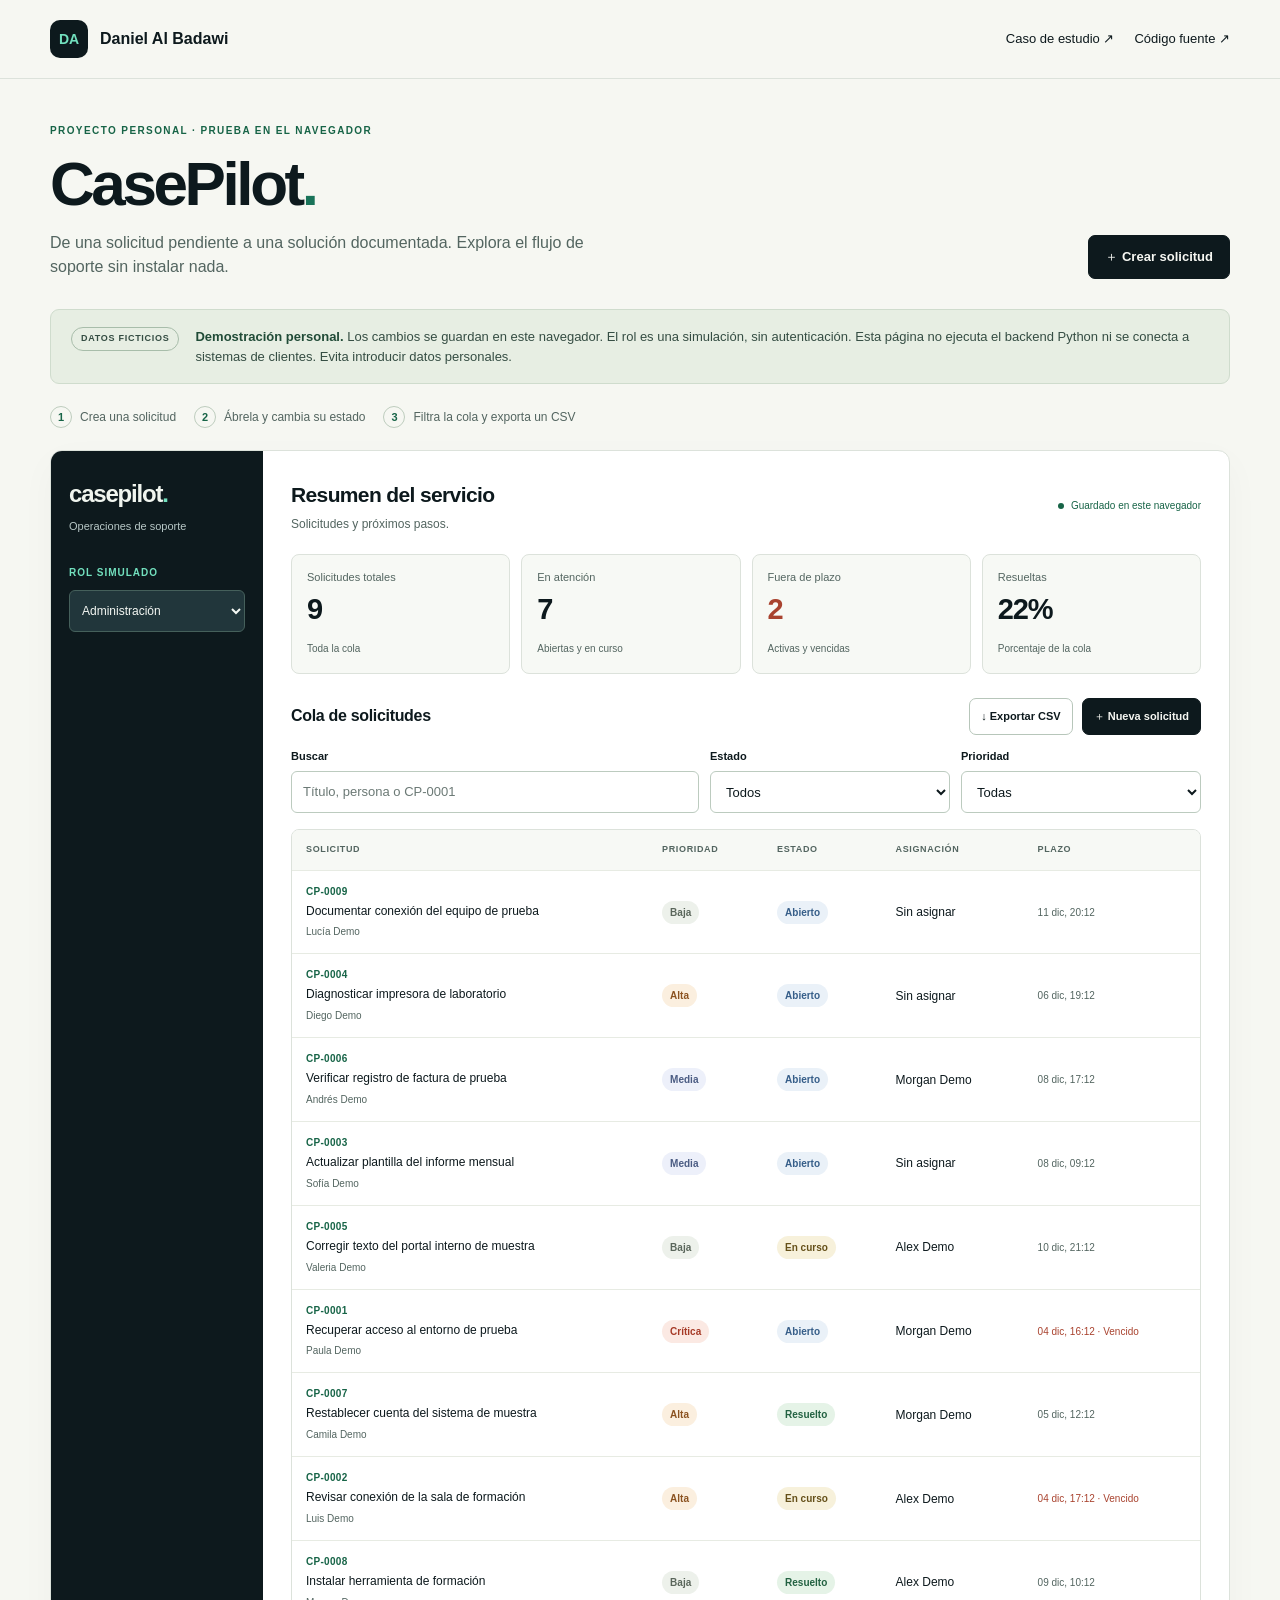
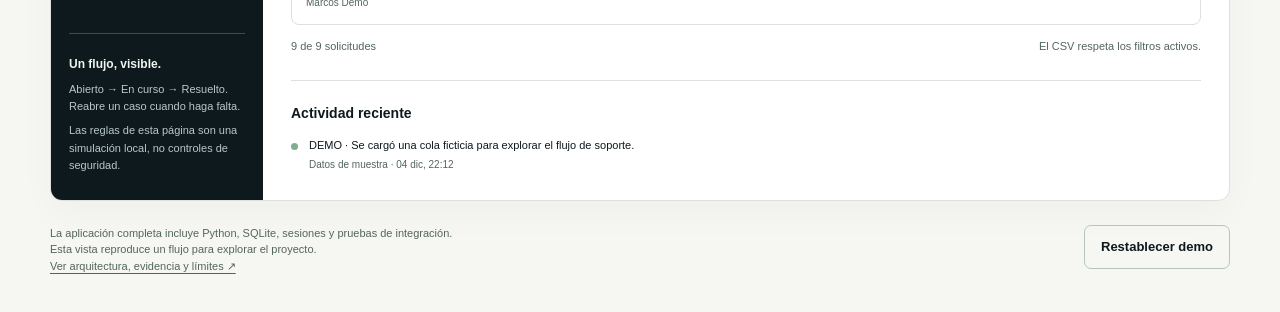
<file: casepilot-demo.html>
<!doctype html>
<html lang="es">
<head>
<meta charset="utf-8">
<meta name="viewport" content="width=device-width,initial-scale=1">
<meta name="description" content="Prueba CasePilot sin instalar nada: crea una solicitud, cambia su estado y exporta la cola. Demo personal con datos ficticios en este navegador.">
<meta name="theme-color" content="#0d191d">
<title>CasePilot · Demo interactiva · Daniel Al Badawi</title>
<style>
:root{--ink:#0d191d;--paper:#f6f7f2;--muted:#536560;--mint:#72e0be;--line:#dce2db;--green:#176447;--white:#fff;font-family:Inter,"Segoe UI",Arial,sans-serif;color:var(--ink);background:var(--paper);font-synthesis:none}*{box-sizing:border-box}body{margin:0;line-height:1.5}a{color:inherit;text-underline-offset:3px}button,input,select,textarea{font:inherit}button,a,input,select,textarea{touch-action:manipulation}button{cursor:pointer}button:disabled{cursor:default;opacity:.55}button:focus-visible,a:focus-visible,input:focus-visible,select:focus-visible,textarea:focus-visible{outline:3px solid #167759;outline-offset:3px}.wrap{width:min(1180px,calc(100% - 48px));margin:auto}.skip{position:absolute;top:-100px;left:16px;z-index:50;background:white;padding:12px}.skip:focus{top:8px}.nav{border-bottom:1px solid var(--line)}.nav-inner{display:flex;justify-content:space-between;align-items:center;gap:20px;padding:20px 0}.brand{display:flex;align-items:center;gap:12px;text-decoration:none;font-size:16px;font-weight:650}.monogram{display:grid;place-items:center;width:38px;height:38px;border-radius:10px;color:var(--mint);background:var(--ink);font-size:14px}.nav-links{display:flex;flex-wrap:wrap;gap:20px;font-size:13px}.nav-links a{text-decoration:none}.hero{padding:44px 0 30px;display:flex;justify-content:space-between;gap:30px;align-items:end}.eyebrow{font-size:10px;letter-spacing:.14em;text-transform:uppercase;font-weight:750;color:var(--green);margin:0 0 12px}h1,h2,h3,p{margin-top:0}h1{font-size:clamp(38px,5vw,62px);letter-spacing:-.055em;line-height:1.1;margin-bottom:13px;font-weight:650}h1 span{color:#197359}.lead{color:var(--muted);font-size:16px;max-width:60ch;margin:0}.btn{display:inline-flex;justify-content:center;align-items:center;gap:9px;min-height:44px;padding:10px 16px;font-size:13px;font-weight:650;border-radius:7px;border:1px solid #b7c6ba;color:var(--ink);background:transparent;text-decoration:none;white-space:nowrap}.btn:hover{background:#e8eee5}.btn.primary{background:var(--ink);color:var(--paper);border-color:var(--ink)}.btn.primary:hover{background:#26473f}.btn.danger{color:#963824}.notice{display:flex;gap:16px;align-items:start;background:#e7eee3;border:1px solid #cfdccd;border-radius:9px;padding:17px 20px;font-size:13px;color:#354d43}.notice strong{color:#204b37}.notice p{margin:0}.demo-pill{flex-shrink:0;display:inline-block;border:1px solid #a8bdaa;padding:4px 9px;border-radius:30px;text-transform:uppercase;letter-spacing:.08em;font-size:9px;font-weight:750}.guide{display:flex;flex-wrap:wrap;gap:18px;padding:22px 0;color:var(--muted);font-size:12px}.guide span{display:flex;gap:8px;align-items:center}.step{display:inline-grid;place-items:center;width:22px;height:22px;border:1px solid #becdbe;border-radius:50%;color:var(--green);font-weight:700;font-size:11px}.workspace{display:grid;grid-template-columns:212px minmax(0,1fr);background:#fff;border:1px solid var(--line);border-radius:12px;overflow:hidden;margin-bottom:24px;box-shadow:0 12px 36px #0d191d08}.sidebar{background:var(--ink);color:#f0f5ef;padding:25px 18px;display:flex;flex-direction:column;gap:30px}.product{font-weight:650;font-size:24px;letter-spacing:-.05em}.product span{color:var(--mint)}.sidebar p{font-size:11px;color:#b8c8c7;margin:6px 0 0}.role-control label{display:block;color:var(--mint);font-size:10px;text-transform:uppercase;letter-spacing:.1em;margin-bottom:10px}.role-control select{width:100%;color:#f5f8f4;background:#21363b;border:1px solid #45605b;border-radius:6px;padding:9px 8px;font-size:12px}.side-note{margin-top:auto;border-top:1px solid #37504f;padding-top:17px}.side-note strong{font-size:12px;font-weight:550}.side-note p{font-size:11px;line-height:1.6}.content{padding:28px;min-width:0}.workspace-header{display:flex;justify-content:space-between;align-items:center;gap:16px;margin-bottom:21px}.workspace-header h2{font-size:21px;letter-spacing:-.03em;margin:0 0 4px}.workspace-header p{color:var(--muted);font-size:12px;margin:0}.storage-status{font-size:10px;display:flex;gap:7px;align-items:center;max-width:210px;color:var(--green)}.storage-dot{width:6px;height:6px;border-radius:50%;background:currentColor;flex-shrink:0}.metrics{display:grid;grid-template-columns:repeat(4,minmax(0,1fr));gap:11px;margin-bottom:24px}.metric{background:#f7f9f5;border:1px solid var(--line);border-radius:8px;padding:14px 15px}.metric span{display:block;font-size:11px;color:var(--muted)}.metric strong{display:block;font-weight:600;font-size:29px;letter-spacing:-.04em;margin:3px 0}.metric small{font-size:10px;color:var(--muted)}.metric.alert strong{color:#a9432f}.queue-head{display:flex;justify-content:space-between;align-items:center;gap:14px;margin-bottom:13px}.queue-head h3{font-size:16px;letter-spacing:-.02em;margin:0}.queue-actions{display:flex;gap:9px;flex-wrap:wrap}.queue-actions .btn{font-size:11px;min-height:37px;padding:7px 11px}.filters{display:grid;grid-template-columns:minmax(140px,1.7fr) 1fr 1fr;gap:11px;margin-bottom:16px}label{font-size:11px;font-weight:650;display:block;margin-bottom:7px}input,textarea,select{color:var(--ink);background:#fff;border:1px solid #bccbbf;border-radius:6px;padding:10px 11px;width:100%;min-height:42px;font-size:13px}textarea{resize:vertical;min-height:94px}input::placeholder,textarea::placeholder{color:#6b7975}select:disabled{background:#edf1eb;color:#5f6e64}.table-wrap{width:100%;overflow:auto;border:1px solid var(--line);border-radius:8px}table{border-collapse:collapse;width:100%;font-size:12px;min-width:610px}th{text-align:left;background:#f7f9f5;font-size:9px;font-weight:750;letter-spacing:.07em;text-transform:uppercase;padding:13px 14px;white-space:nowrap;color:var(--muted)}td{padding:14px;border-top:1px solid #e7ebe3;vertical-align:middle}tr:hover td{background:#fbfcf9}.ticket-link{background:transparent;border:0;padding:0;color:var(--ink);text-align:left;line-height:1.4;display:block;font-size:12px;max-width:300px;overflow-wrap:anywhere}.ticket-link:hover{text-decoration:underline;text-underline-offset:3px}.ticket-link strong{display:block;font-size:10px;letter-spacing:.03em;color:var(--green);font-weight:650;margin-bottom:4px}.requester{display:block;color:var(--muted);font-size:10px;margin-top:5px;overflow-wrap:anywhere}.badge{display:inline-flex;align-items:center;border-radius:30px;padding:4px 8px;white-space:nowrap;font-size:10px;font-weight:600}.badge.open{color:#365e89;background:#eaf1f8}.badge.in_progress{color:#655019;background:#f7f1db}.badge.resolved{color:#236242;background:#e5f3e7}.badge.critical{color:#a63a27;background:#fbe9e3}.badge.high{color:#8b5220;background:#fbefdf}.badge.medium{color:#4b5c83;background:#edf0fa}.badge.low{color:#5a665b;background:#edf1eb}.due{white-space:nowrap;color:var(--muted);font-size:10px}.due.overdue{color:#a9432f}.queue-foot{display:flex;justify-content:space-between;gap:15px;align-items:start;margin-top:13px;font-size:11px;color:var(--muted)}.empty{text-align:center;padding:32px 16px;color:var(--muted)}.activity-panel{margin-top:26px;border-top:1px solid var(--line);padding-top:22px}.activity-panel h3{font-size:14px;margin-bottom:13px}.events{list-style:none;margin:0;padding:0;display:grid;gap:13px}.event{display:flex;gap:11px;align-items:start;font-size:11px}.event-dot{width:7px;height:7px;background:#7fae91;border-radius:50%;flex-shrink:0;margin-top:6px}.event p{margin:0;overflow-wrap:anywhere}.event small{display:block;color:var(--muted);font-size:10px;margin-top:3px}.footer{display:flex;justify-content:space-between;align-items:start;gap:24px;margin:24px auto 38px;color:var(--muted);font-size:11px}.footer p{margin:0;max-width:68ch}.footer a{white-space:nowrap}dialog{width:min(580px,calc(100% - 30px));max-height:calc(100dvh - 32px);padding:0;border:1px solid #becdc0;border-radius:12px;color:var(--ink);background:#fff;box-shadow:0 25px 90px #0d191d35;overflow:auto}dialog::backdrop{background:#0d191d80}.modal-header{display:flex;justify-content:space-between;gap:20px;align-items:start;padding:23px 24px 17px;border-bottom:1px solid var(--line)}.modal-header h2{font-size:23px;line-height:1.25;letter-spacing:-.035em;margin:4px 0;overflow-wrap:anywhere}.modal-header .eyebrow{margin:0}.close{border:1px solid #cbd6ca;border-radius:6px;background:#fff;width:35px;height:35px;font-size:22px;line-height:1;flex-shrink:0}.modal-body{padding:21px 24px}.field{margin-bottom:17px}.form-grid{display:grid;grid-template-columns:1fr 1fr;gap:14px}.modal-actions{display:flex;justify-content:end;gap:10px;padding:17px 24px;border-top:1px solid var(--line);background:#f8faf6}.form-error{color:#a9432f;font-size:12px;margin:10px 0 0}.detail-description{font-size:13px;color:var(--muted);white-space:pre-wrap;overflow-wrap:anywhere}.detail-facts{display:grid;grid-template-columns:1fr 1fr;gap:14px;margin-bottom:23px;font-size:12px}.detail-facts dt{font-size:10px;color:var(--muted);margin-bottom:3px}.detail-facts dd{margin:0;overflow-wrap:anywhere}.hint{font-size:11px;color:var(--muted);margin:8px 0 0}.detail-fields{border-top:1px solid var(--line);padding-top:20px}.detail-fields h3{font-size:14px;margin-bottom:16px}.toast{position:fixed;left:50%;bottom:22px;transform:translateX(-50%);background:var(--ink);color:var(--paper);padding:12px 18px;border-radius:8px;font-size:12px;box-shadow:0 6px 22px #0d191d25;max-width:calc(100% - 32px);z-index:100}.toast:empty{display:none}.sr-only{position:absolute;width:1px;height:1px;overflow:hidden;clip-path:inset(50%);white-space:nowrap}noscript{display:block;background:#fbe9e3;padding:18px;color:#8b3526;margin:20px auto}
@media(max-width:1000px){.workspace{grid-template-columns:174px minmax(0,1fr)}.sidebar{padding:24px 14px}.content{padding:22px}.metric{padding:12px}.metric span{font-size:10px}.filters{grid-template-columns:1.5fr 1fr 1fr}}
@media(max-width:760px){.wrap{width:calc(100% - 28px)}.nav-inner{padding:15px 0;gap:13px;flex-wrap:wrap}.nav-links{gap:17px;font-size:12px}.hero{padding:32px 0 24px;align-items:start}.hero>.btn{display:none}.lead{font-size:14px}.notice{display:block;padding:15px}.notice .demo-pill{margin-bottom:9px}.guide{gap:12px;font-size:11px}.workspace{display:block}.sidebar{padding:15px 17px;display:grid;grid-template-columns:1fr 1fr;gap:14px;align-items:center}.product{font-size:22px}.sidebar>div:first-child p{font-size:10px}.role-control label{margin-bottom:5px;font-size:8px}.role-control select{font-size:11px;padding:7px;min-height:36px}.side-note{display:none}.content{padding:20px 15px}.workspace-header{align-items:start}.workspace-header h2{font-size:20px}.storage-status{font-size:9px;max-width:140px}.metrics{grid-template-columns:1fr 1fr;gap:9px;margin-bottom:22px}.metric strong{font-size:27px}.metric span{font-size:11px}.filters{grid-template-columns:1fr 1fr}.filters>div:first-child{grid-column:1/-1}.queue-head{align-items:start;flex-wrap:wrap}.queue-actions{width:100%}.queue-actions .btn{flex-grow:1;min-height:41px;font-size:11px}.queue-foot{flex-wrap:wrap;gap:7px}.footer{flex-direction:column;gap:14px;margin-bottom:28px}.form-grid{grid-template-columns:1fr}.modal-body{padding:20px}.modal-header{padding:20px}.modal-actions{padding:16px 20px}.detail-facts{gap:12px}.badge{font-size:9px}.toast{bottom:14px}}
@media(prefers-reduced-motion:reduce){*{scroll-behavior:auto!important;transition:none!important}}
</style>
</head>
<body>
<a class="skip" href="#main">Saltar a la demo</a>
<header class="nav"><div class="wrap nav-inner"><a class="brand" href="index.html"><span class="monogram" aria-hidden="true">DA</span>Daniel Al Badawi</a><nav class="nav-links" aria-label="Portafolio"><a href="casepilot.html">Caso de estudio ↗</a><a href="https://github.com/AlbadawiDev/casepilot">Código fuente ↗</a></nav></div></header>
<main id="main" class="wrap">
<section class="hero" aria-labelledby="page-title"><div><p class="eyebrow">Proyecto personal · Prueba en el navegador</p><h1 id="page-title">CasePilot<span>.</span></h1><p class="lead">De una solicitud pendiente a una solución documentada. Explora el flujo de soporte sin instalar nada.</p></div><button type="button" class="btn primary" id="start-create">＋ Crear solicitud</button></section>
<aside class="notice" aria-label="Límites de esta demostración"><span class="demo-pill">Datos ficticios</span><p><strong>Demostración personal.</strong> Los cambios se guardan en este navegador. El rol es una simulación, sin autenticación. Esta página no ejecuta el backend Python ni se conecta a sistemas de clientes. Evita introducir datos personales.</p></aside>
<div class="guide" aria-label="Recorrido sugerido"><span><b class="step">1</b>Crea una solicitud</span><span><b class="step">2</b>Ábrela y cambia su estado</span><span><b class="step">3</b>Filtra la cola y exporta un CSV</span></div>
<noscript>Esta demo requiere JavaScript. <a href="casepilot.html">Consulta el caso de estudio</a> para revisar el proyecto y sus pruebas.</noscript>
<section class="workspace" aria-label="Espacio de soporte de demostración">
<aside class="sidebar"><div><div class="product">casepilot<span>.</span></div><p>Operaciones de soporte</p></div><div class="role-control"><label for="demo-role">Rol simulado</label><select id="demo-role"><option value="admin">Administración</option><option value="agent">Agente de soporte</option></select></div><div class="side-note"><strong>Un flujo, visible.</strong><p>Abierto → En curso → Resuelto.<br>Reabre un caso cuando haga falta.</p><p>Las reglas de esta página son una simulación local, no controles de seguridad.</p></div></aside>
<div class="content">
<header class="workspace-header"><div><h2>Resumen del servicio</h2><p>Solicitudes y próximos pasos.</p></div><div class="storage-status" role="status"><span class="storage-dot" aria-hidden="true"></span><span id="storage-status">Datos locales de la demo</span></div></header>
<div class="metrics" aria-label="Indicadores de toda la cola"><article class="metric"><span>Solicitudes totales</span><strong id="metric-total">0</strong><small>Toda la cola</small></article><article class="metric"><span>En atención</span><strong id="metric-active">0</strong><small>Abiertas y en curso</small></article><article class="metric alert"><span>Fuera de plazo</span><strong id="metric-overdue">0</strong><small>Activas y vencidas</small></article><article class="metric"><span>Resueltas</span><strong id="metric-resolved">0%</strong><small>Porcentaje de la cola</small></article></div>
<section aria-labelledby="queue-title"><div class="queue-head"><h3 id="queue-title">Cola de solicitudes</h3><div class="queue-actions"><button class="btn" type="button" id="export-csv">↓ Exportar CSV</button><button class="btn primary" type="button" id="new-ticket">＋ Nueva solicitud</button></div></div>
<div class="filters"><div><label for="search">Buscar</label><input id="search" type="search" maxlength="120" placeholder="Título, persona o CP-0001" autocomplete="off"></div><div><label for="filter-status">Estado</label><select id="filter-status"><option value="">Todos</option><option value="open">Abierto</option><option value="in_progress">En curso</option><option value="resolved">Resuelto</option></select></div><div><label for="filter-priority">Prioridad</label><select id="filter-priority"><option value="">Todas</option><option value="critical">Crítica</option><option value="high">Alta</option><option value="medium">Media</option><option value="low">Baja</option></select></div></div>
<div class="table-wrap"><table><caption class="sr-only">Abre una solicitud para consultar su detalle y actualizarla.</caption><thead><tr><th scope="col">Solicitud</th><th scope="col">Prioridad</th><th scope="col">Estado</th><th scope="col">Asignación</th><th scope="col">Plazo</th></tr></thead><tbody id="ticket-rows"></tbody></table></div><div class="queue-foot"><span id="result-count" aria-live="polite"></span><span>El CSV respeta los filtros activos.</span></div></section>
<section class="activity-panel" aria-labelledby="activity-title"><h3 id="activity-title">Actividad reciente</h3><ol id="events" class="events"></ol></section>
</div></section>
</main>
<footer class="wrap footer"><p>La aplicación completa incluye Python, SQLite, sesiones y pruebas de integración. Esta vista reproduce un flujo para explorar el proyecto. <a href="casepilot.html">Ver arquitectura, evidencia y límites ↗</a></p><button type="button" id="reset-demo" class="btn">Restablecer demo</button></footer>
<dialog id="create-dialog" aria-labelledby="create-title"><form id="create-form"><header class="modal-header"><div><p class="eyebrow">Nueva solicitud</p><h2 id="create-title">¿Qué necesita atención?</h2></div><button type="button" class="close" data-close="create-dialog" aria-label="Cerrar creación">×</button></header><div class="modal-body"><div class="field"><label for="ticket-title">Título</label><input id="ticket-title" name="title" required minlength="5" maxlength="110" placeholder="Ej.: Revisar acceso al sistema de prueba"></div><div class="field"><label for="ticket-requester">Solicitante ficticio</label><input id="ticket-requester" name="requester" required minlength="2" maxlength="100" placeholder="Ej.: Alex Demo"></div><div class="form-grid"><div class="field"><label for="ticket-category">Categoría</label><select id="ticket-category" name="category"><option value="Access">Accesos</option><option value="Software">Software</option><option value="Hardware">Hardware</option><option value="Network">Red</option><option value="Billing">Facturación</option><option value="Other">Otra</option></select></div><div class="field"><label for="ticket-priority">Prioridad</label><select id="ticket-priority" name="priority"><option value="medium">Media · 96 h</option><option value="low">Baja · 168 h</option><option value="high">Alta · 48 h</option><option value="critical">Crítica · 24 h</option></select></div></div><div class="field"><label for="ticket-description">Descripción</label><textarea id="ticket-description" name="description" required minlength="8" maxlength="2000" placeholder="Describe un problema ficticio, su impacto y lo que ya revisaste." rows="4"></textarea></div><p id="create-error" class="form-error" role="alert"></p><p class="hint">Máximo 100 solicitudes en esta demo. No introduzcas información de clientes.</p></div><footer class="modal-actions"><button type="button" class="btn" data-close="create-dialog">Cancelar</button><button type="submit" class="btn primary">Crear solicitud →</button></footer></form></dialog>
<dialog id="detail-dialog" aria-labelledby="detail-title"><form id="detail-form"><header class="modal-header"><div><p class="eyebrow" id="detail-code">Solicitud</p><h2 id="detail-title">Detalle</h2></div><button type="button" class="close" data-close="detail-dialog" aria-label="Cerrar detalle">×</button></header><div class="modal-body"><p id="detail-description" class="detail-description"></p><dl class="detail-facts"><div><dt>Solicitante ficticio</dt><dd id="detail-requester"></dd></div><div><dt>Categoría</dt><dd id="detail-category"></dd></div><div><dt>Creada</dt><dd id="detail-created"></dd></div><div><dt>Plazo</dt><dd id="detail-due"></dd></div></dl><div class="detail-fields"><h3>Próximo paso</h3><div class="form-grid"><div class="field"><label for="detail-status">Estado</label><select id="detail-status" name="status"></select></div><div class="field"><label for="detail-priority">Prioridad</label><select id="detail-priority" name="priority"><option value="low">Baja</option><option value="medium">Media</option><option value="high">Alta</option><option value="critical">Crítica</option></select></div></div><div class="field"><label for="detail-assignee">Asignar a</label><select id="detail-assignee" name="assignee"><option value="">Sin asignar</option><option value="Morgan Demo">Morgan Demo</option><option value="Alex Demo">Alex Demo</option></select><p id="role-hint" class="hint"></p></div><p class="hint">Las opciones de estado siguen el flujo de CasePilot. Cambiar la prioridad conserva el plazo original.</p><p id="detail-error" class="form-error" role="alert"></p></div></div><footer class="modal-actions"><button type="button" class="btn" data-close="detail-dialog">Cerrar</button><button type="submit" class="btn primary">Guardar cambios</button></footer></form></dialog>
<dialog id="reset-dialog" aria-labelledby="reset-title"><header class="modal-header"><h2 id="reset-title">Restablecer esta demo</h2><button type="button" class="close" data-close="reset-dialog" aria-label="Cerrar confirmación">×</button></header><div class="modal-body"><p class="detail-description">Se eliminarán las solicitudes que creaste aquí y volverán los datos ficticios iniciales. Esta acción afecta únicamente esta demo en este navegador.</p></div><footer class="modal-actions"><button type="button" class="btn" data-close="reset-dialog">Cancelar</button><button type="button" class="btn danger" id="confirm-reset">Restablecer datos</button></footer></dialog>
<div id="toast" class="toast" role="status" aria-live="polite" aria-atomic="true"></div>
<script>
'use strict';
(() => {
  const KEY = 'daniel.casepilot.browser-demo.v1';
  const STATUS = Object.freeze({open:'Abierto',in_progress:'En curso',resolved:'Resuelto'});
  const PRIORITY = Object.freeze({low:'Baja',medium:'Media',high:'Alta',critical:'Crítica'});
  const CATEGORY = Object.freeze({Access:'Accesos',Software:'Software',Hardware:'Hardware',Network:'Red',Billing:'Facturación',Other:'Otra'});
  const TRANSITIONS = Object.freeze({open:['in_progress'],in_progress:['resolved','open'],resolved:['open']});
  const DEADLINES = Object.freeze({low:168,medium:96,high:48,critical:24});
  const ASSIGNEES = Object.freeze(['','Morgan Demo','Alex Demo']);
  const iso = value => new Date(value).toISOString();
  const own = (values,key) => Object.hasOwn(values,key);
  const validDate = value => typeof value === 'string' && Number.isFinite(Date.parse(value));
  const copy = value => JSON.parse(JSON.stringify(value));
  function text(value,min,max,name) {
    if (typeof value !== 'string') throw new Error('Revisa '+name+'.');
    const clean=value.trim();
    if(clean.length<min || clean.length>max) throw new Error(name+' debe tener entre '+min+' y '+max+' caracteres.');
    return clean;
  }
  function seed(now) {
    const rows=[
      ['Recuperar acceso al entorno de prueba','El usuario ficticio no logra acceder al entorno después de un cambio de contraseña.','Access','critical','open','Paula Demo','Morgan Demo',-30],
      ['Revisar conexión de la sala de formación','Los dispositivos de prueba pierden la conexión durante las sesiones de formación.','Network','high','in_progress','Luis Demo','Alex Demo',-53],
      ['Actualizar plantilla del informe mensual','Ajustar el encabezado y las columnas de la plantilla de prueba para el equipo.','Software','medium','open','Sofía Demo','',-13],
      ['Diagnosticar impresora de laboratorio','La impresora de demostración muestra trabajos pendientes después de reiniciarla.','Hardware','high','open','Diego Demo','',-3],
      ['Corregir texto del portal interno de muestra','Hay dos enlaces y un texto desactualizados en una página del entorno ficticio.','Software','low','in_progress','Valeria Demo','Alex Demo',-25],
      ['Verificar registro de factura de prueba','El importe de un registro sintético no coincide con el documento de muestra.','Billing','medium','open','Andrés Demo','Morgan Demo',-5],
      ['Restablecer cuenta del sistema de muestra','La cuenta ficticia se restableció y el solicitante confirmó el acceso al entorno.','Access','high','resolved','Camila Demo','Morgan Demo',-34],
      ['Instalar herramienta de formación','Se completó la instalación de una herramienta en el equipo de demostración.','Software','low','resolved','Marcos Demo','Alex Demo',-60],
      ['Documentar conexión del equipo de prueba','Preparar pasos de diagnóstico para reproducir la conexión en el laboratorio ficticio.','Other','low','open','Lucía Demo','',-2]
    ];
    return {version:1,tickets:rows.map((row,index)=>{
      const [title,description,category,priority,status,requester,assignee,hours]=row;
      const created=now+hours*3600000;
      return {id:index+1,code:'CP-'+String(index+1).padStart(4,'0'),title,description,category,priority,status,requester,assignee,created_at:iso(created),updated_at:iso(created),due_at:iso(created+DEADLINES[priority]*3600000)};
    }),events:[{code:'DEMO',detail:'Se cargó una cola ficticia para explorar el flujo de soporte.',actor:'Datos de muestra',at:iso(now)}]};
  }
  function validData(value) {
    if(!value || value.version!==1 || !Array.isArray(value.tickets) || value.tickets.length>100 || !Array.isArray(value.events) || value.events.length>250) return false;
    const ids=new Set();
    for(const item of value.tickets) {
      if(!item || !Number.isSafeInteger(item.id) || item.id<1 || item.id>999999 || ids.has(item.id) || item.code!=='CP-'+String(item.id).padStart(4,'0')) return false;
      ids.add(item.id);
      try {text(item.title,5,110,'Título');text(item.requester,2,100,'Solicitante');text(item.description,8,2000,'Descripción');} catch(_) {return false;}
      if(!own(STATUS,item.status) || !own(PRIORITY,item.priority) || !own(CATEGORY,item.category) || !ASSIGNEES.includes(item.assignee) || ![item.created_at,item.updated_at,item.due_at].every(validDate)) return false;
    }
    return value.events.every(event=>event && typeof event.code==='string' && event.code.length<=20 && typeof event.detail==='string' && event.detail.length<=1000 && typeof event.actor==='string' && event.actor.length<=100 && validDate(event.at));
  }
  function createStore(storage,clock=Date.now) {
    let data=seed(clock()),persistent=true,restoreReason='';
    try {
      const saved=storage.getItem(KEY);
      if(saved!==null) {
        try {const parsed=JSON.parse(saved);if(!validData(parsed))throw new Error('Invalid demo data');data=parsed;}
        catch(_) {restoreReason='invalid';}
      }
    } catch(_) {persistent=false;restoreReason='unavailable';}
    let role='admin';
    function persist() {try {storage.setItem(KEY,JSON.stringify(data));persistent=true;}catch(_) {persistent=false;}}
    function event(code,detail) {data.events.unshift({code,detail,actor:role==='admin'?'Administración simulada':'Agente simulado',at:iso(clock())});data.events=data.events.slice(0,250);}
    persist();
    return {
      get tickets(){return copy(data.tickets);}, get events(){return copy(data.events);}, get persistent(){return persistent;}, get restoreReason(){return restoreReason;}, get role(){return role;},
      setRole(next) {if(!['admin','agent'].includes(next))throw new Error('Rol no válido.');role=next;},
      filtered(filters={}) {
        const query=String(filters.query||'').trim().toLocaleLowerCase('es');
        return copy(data.tickets.filter(item=>(!filters.status || item.status===filters.status) && (!filters.priority || item.priority===filters.priority) && (!query || [item.code,item.title,item.requester,item.assignee].join(' ').toLocaleLowerCase('es').includes(query))).sort((a,b)=>Date.parse(b.updated_at)-Date.parse(a.updated_at)||b.id-a.id));
      },
      create(fields) {
        if(data.tickets.length>=100)throw new Error('Esta demo admite 100 solicitudes. Restablece los datos para comenzar otra vez.');
        const title=text(fields.title,5,110,'Título'),requester=text(fields.requester,2,100,'Solicitante'),description=text(fields.description,8,2000,'Descripción');
        if(!own(CATEGORY,fields.category) || !own(PRIORITY,fields.priority))throw new Error('Revisa la categoría y la prioridad.');
        const id=Math.max(0,...data.tickets.map(item=>item.id))+1,now=clock();
        const ticket={id,code:'CP-'+String(id).padStart(4,'0'),title,requester,description,category:fields.category,priority:fields.priority,status:'open',assignee:'',created_at:iso(now),updated_at:iso(now),due_at:iso(now+DEADLINES[fields.priority]*3600000)};
        data.tickets.push(ticket);event(ticket.code,'Solicitud creada: '+title);persist();return copy(ticket);
      },
      update(id,fields) {
        const ticket=data.tickets.find(item=>item.id===id);if(!ticket)throw new Error('La solicitud ya no está disponible.');
        if(!own(STATUS,fields.status) || !own(PRIORITY,fields.priority) || !ASSIGNEES.includes(fields.assignee))throw new Error('Revisa los valores de la solicitud.');
        if(fields.status!==ticket.status && !TRANSITIONS[ticket.status].includes(fields.status))throw new Error('El cambio debe seguir el flujo: abierto → en curso → resuelto.');
        if(role!=='admin' && fields.assignee!==ticket.assignee)throw new Error('La asignación requiere el rol de administración simulada.');
        const changes=[];
        if(ticket.status!==fields.status)changes.push('Estado: '+STATUS[ticket.status]+' → '+STATUS[fields.status]);
        if(ticket.priority!==fields.priority)changes.push('Prioridad: '+PRIORITY[ticket.priority]+' → '+PRIORITY[fields.priority]);
        if(ticket.assignee!==fields.assignee)changes.push('Asignación: '+(fields.assignee||'Sin asignar'));
        if(!changes.length)return false;
        Object.assign(ticket,{status:fields.status,priority:fields.priority,assignee:fields.assignee,updated_at:iso(clock())});
        event(ticket.code,changes.join(' · '));persist();return true;
      },
      reset() {data=seed(clock());role='admin';restoreReason='';persist();}
    };
  }
  function csvCell(value) {
    const source=String(value??'');
    const safe=/^[\s]*[=+\-@]/.test(source) || /^[\t\r\n]/.test(source)?"'"+source:source;
    return '"'+safe.replace(/"/g,'""')+'"';
  }
  function toCSV(tickets) {
    const columns=['code','title','category','priority','status','requester','assignee','created_at','due_at'];
    return '\uFEFF'+[columns.map(csvCell).join(','),...tickets.map(ticket=>columns.map(key=>csvCell(ticket[key])).join(','))].join('\r\n')+'\r\n';
  }
  globalThis.CasePilotDemo=Object.freeze({createStore,toCSV,csvCell,validData,STATUS,PRIORITY,CATEGORY,TRANSITIONS,KEY});
  if(typeof document==='undefined')return;
  const $=id=>document.getElementById(id);
  let storage;try{storage=window.localStorage;}catch(_){storage={getItem(){throw new Error('Unavailable');},setItem(){throw new Error('Unavailable');}};}
  const store=createStore(storage);
  let selected=null,toastTimer,returnFocus=null;
  const date=value=>new Intl.DateTimeFormat('es',{day:'2-digit',month:'short',hour:'2-digit',minute:'2-digit'}).format(new Date(value));
  const filters=()=>({query:$('search').value,status:$('filter-status').value,priority:$('filter-priority').value});
  function node(tag,value,className) {const element=document.createElement(tag);if(value!==undefined)element.textContent=String(value);if(className)element.className=className;return element;}
  function toast(message) {clearTimeout(toastTimer);$('toast').textContent=message;toastTimer=setTimeout(()=>{$('toast').textContent='';},5500);}
  function openDialog(id) {returnFocus=document.activeElement;$(id).showModal();}
  function showDetail(id) {
    const ticket=store.tickets.find(item=>item.id===id);if(!ticket)return;
    selected=ticket.id;
    $('detail-code').textContent=ticket.code;$('detail-title').textContent=ticket.title;$('detail-description').textContent=ticket.description;
    $('detail-requester').textContent=ticket.requester;$('detail-category').textContent=CATEGORY[ticket.category];$('detail-created').textContent=date(ticket.created_at);$('detail-due').textContent=date(ticket.due_at);
    const status=$('detail-status');status.replaceChildren();
    for(const value of [ticket.status,...TRANSITIONS[ticket.status]]) {const option=node('option',STATUS[value]);option.value=value;status.append(option);}
    status.value=ticket.status;$('detail-priority').value=ticket.priority;$('detail-assignee').value=ticket.assignee;$('detail-assignee').disabled=store.role!=='admin';
    $('role-hint').textContent=store.role==='admin'?'La administración simulada asigna solicitudes al equipo.':'El agente simulado cambia estados y prioridades. La asignación queda reservada a administración.';
    $('detail-error').textContent='';openDialog('detail-dialog');
  }
  function render() {
    const all=store.tickets,now=Date.now(),active=all.filter(item=>item.status!=='resolved');
    $('metric-total').textContent=all.length;$('metric-active').textContent=active.length;$('metric-overdue').textContent=active.filter(item=>Date.parse(item.due_at)<now).length;$('metric-resolved').textContent=(all.length?Math.round(all.filter(item=>item.status==='resolved').length/all.length*100):0)+'%';
    $('storage-status').textContent=store.persistent?'Guardado en este navegador':'Memoria temporal: no se guarda al cerrar';
    $('storage-status').parentElement.style.color=store.persistent?'':'#a9432f';
    const rows=store.filtered(filters()),body=$('ticket-rows');body.replaceChildren();
    for(const ticket of rows) {
      const row=node('tr'),first=node('td'),button=node('button',undefined,'ticket-link');button.type='button';button.dataset.ticket=String(ticket.id);button.setAttribute('aria-label','Abrir '+ticket.code+': '+ticket.title);
      button.append(node('strong',ticket.code),node('span',ticket.title));first.append(button,node('span',ticket.requester,'requester'));row.append(first);
      const priority=node('td');priority.append(node('span',PRIORITY[ticket.priority],'badge '+ticket.priority));row.append(priority);
      const status=node('td');status.append(node('span',STATUS[ticket.status],'badge '+ticket.status));row.append(status);
      row.append(node('td',ticket.assignee||'Sin asignar'));
      const late=ticket.status!=='resolved' && Date.parse(ticket.due_at)<now;
      row.append(node('td',date(ticket.due_at)+(late?' · Vencido':''),'due'+(late?' overdue':'')));body.append(row);
    }
    if(!rows.length){const row=node('tr'),cell=node('td','Sin resultados. Cambia la búsqueda o los filtros.','empty');cell.colSpan=5;row.append(cell);body.append(row);}
    $('result-count').textContent=rows.length+' de '+all.length+' solicitudes';
    $('events').replaceChildren();
    for(const event of store.events.slice(0,5)) {const item=node('li',undefined,'event'),body=node('div');item.append(node('span','', 'event-dot'));body.append(node('p',event.code+' · '+event.detail),node('small',event.actor+' · '+date(event.at)));item.append(body);$('events').append(item);}
  }
  for(const id of ['start-create','new-ticket'])$(id).addEventListener('click',()=>{$('create-error').textContent='';openDialog('create-dialog');});
  for(const button of document.querySelectorAll('[data-close]'))button.addEventListener('click',()=>$(button.dataset.close).close());
  for(const dialog of document.querySelectorAll('dialog'))dialog.addEventListener('close',()=>{
    if(returnFocus?.isConnected)returnFocus.focus();
    else if(dialog.id==='detail-dialog'){
      const replacement=document.querySelector('button[data-ticket="'+selected+'"]');
      (replacement || $('search')).focus();
    }
  });
  $('ticket-rows').addEventListener('click',event=>{const button=event.target.closest('button[data-ticket]');if(button)showDetail(Number(button.dataset.ticket));});
  $('create-form').addEventListener('submit',event=>{
    event.preventDefault();$('create-error').textContent='';
    try {const ticket=store.create(Object.fromEntries(new FormData(event.currentTarget)));$('create-dialog').close();event.currentTarget.reset();$('search').value='';$('filter-status').value='';$('filter-priority').value='';render();toast(ticket.code+' creada. Ábrela para avanzar su estado.');}
    catch(error){$('create-error').textContent=error.message;}
  });
  $('detail-form').addEventListener('submit',event=>{
    event.preventDefault();$('detail-error').textContent='';
    try {const changed=store.update(selected,{status:$('detail-status').value,priority:$('detail-priority').value,assignee:$('detail-assignee').value});$('detail-dialog').close();render();toast(changed?'Cambios guardados en la demo.':'No había cambios que guardar.');}
    catch(error){$('detail-error').textContent=error.message;}
  });
  $('search').addEventListener('input',render);for(const id of ['filter-status','filter-priority'])$(id).addEventListener('change',render);
  $('demo-role').addEventListener('change',event=>{store.setRole(event.target.value);toast('Rol cambiado. Es una simulación local, sin autenticación.');});
  $('export-csv').addEventListener('click',()=>{
    const rows=store.filtered(filters()),url=URL.createObjectURL(new Blob([toCSV(rows)],{type:'text/csv;charset=utf-8'}));
    const link=node('a');link.href=url;link.download='CasePilot-demo-'+new Date().toISOString().slice(0,10)+'.csv';document.body.append(link);link.click();link.remove();setTimeout(()=>URL.revokeObjectURL(url),1000);toast('CSV exportado: '+rows.length+' solicitudes con los filtros actuales.');
  });
  $('reset-demo').addEventListener('click',()=>openDialog('reset-dialog'));
  $('confirm-reset').addEventListener('click',()=>{store.reset();$('demo-role').value='admin';$('search').value='';$('filter-status').value='';$('filter-priority').value='';$('create-form').reset();selected=null;$('reset-dialog').close();render();toast('Demo restablecida con 9 solicitudes ficticias.');});
  render();if(store.restoreReason==='invalid')toast('Los datos guardados no eran válidos. Se restauró la cola ficticia.');
})();
</script>
</body>
</html>
</file>
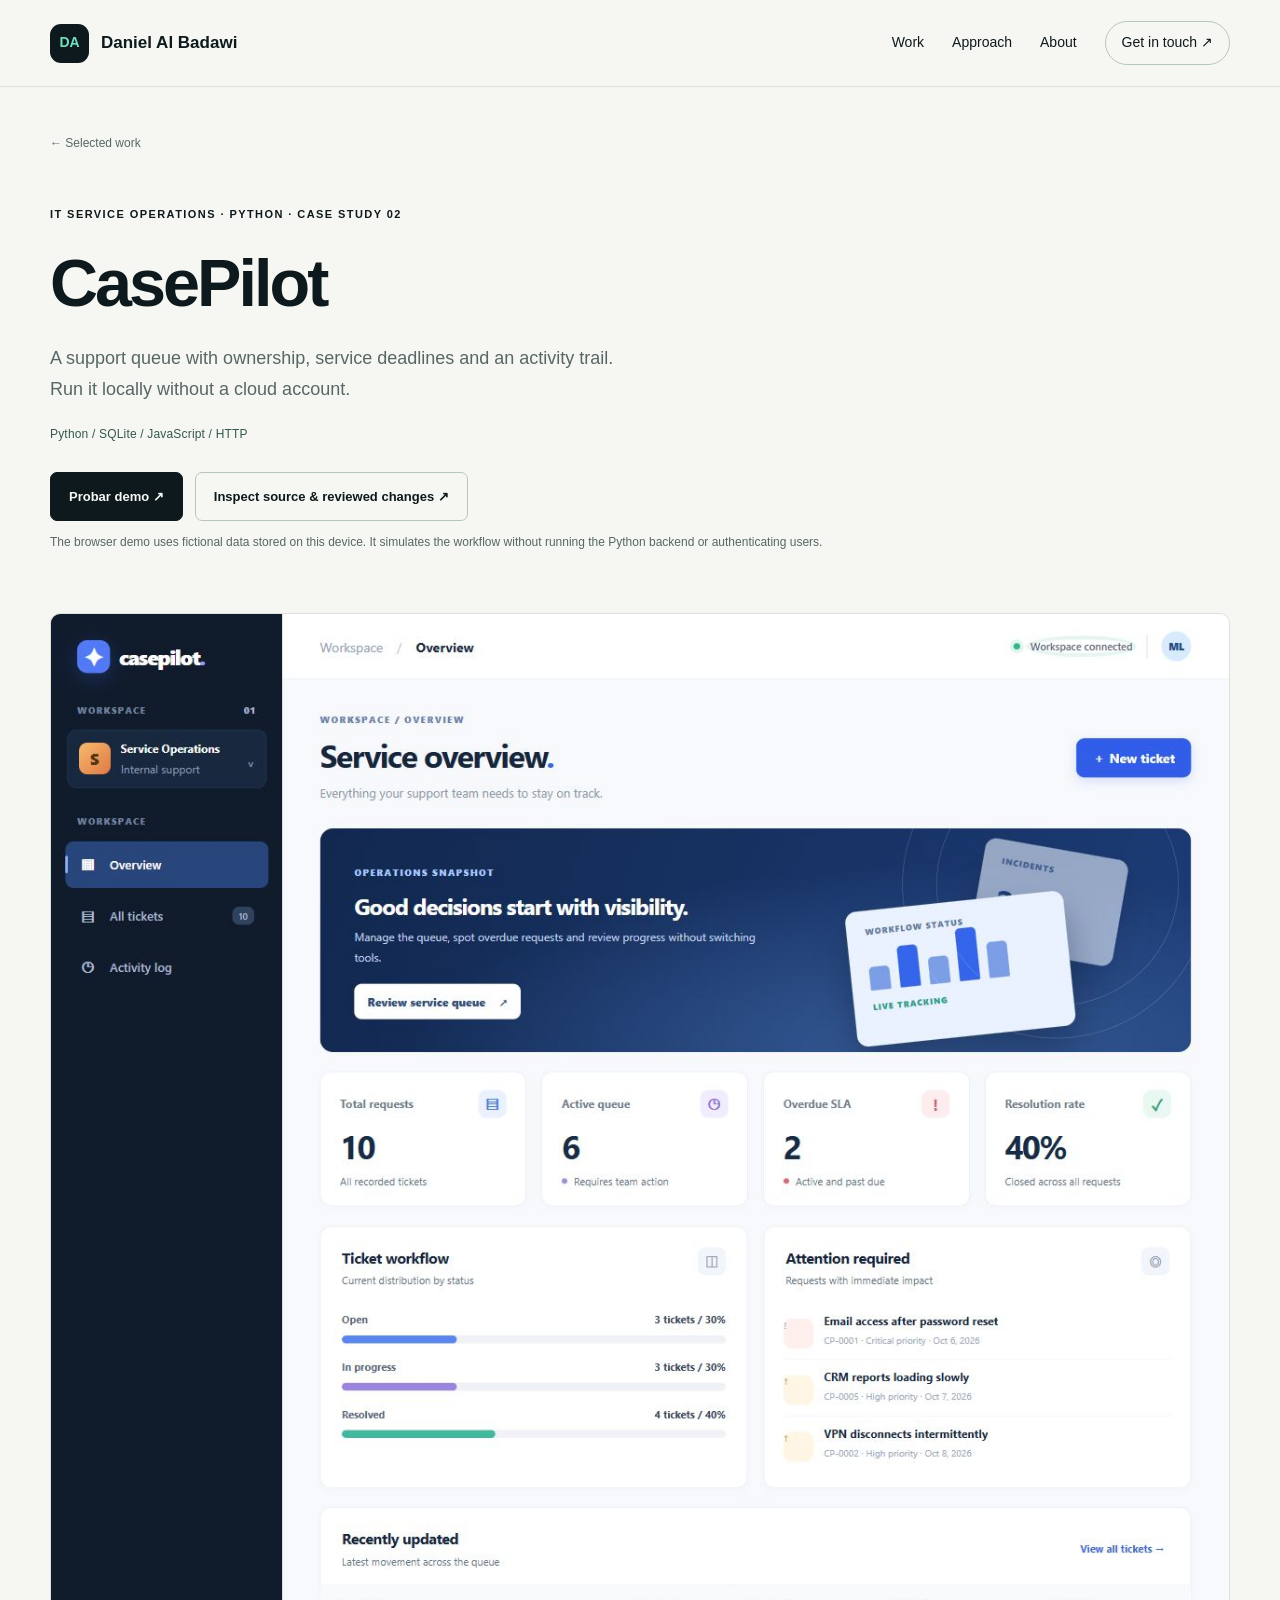
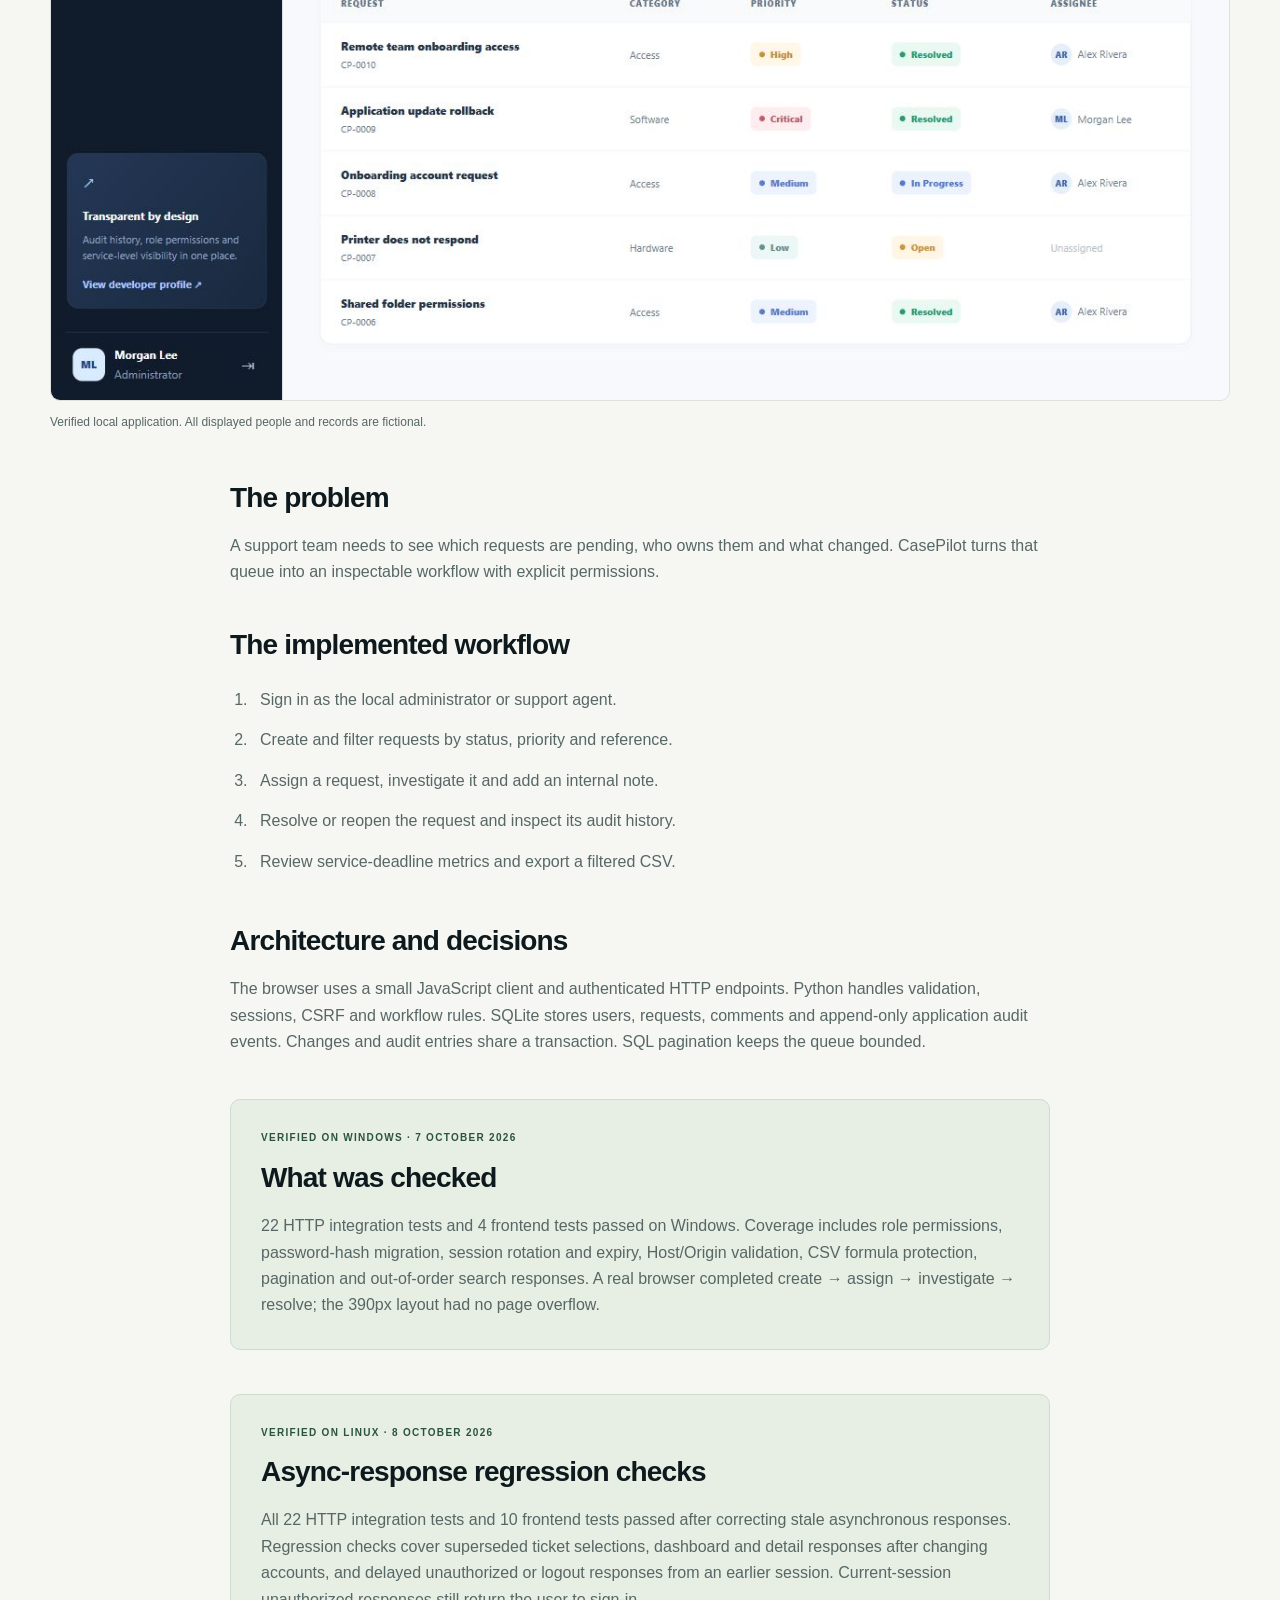
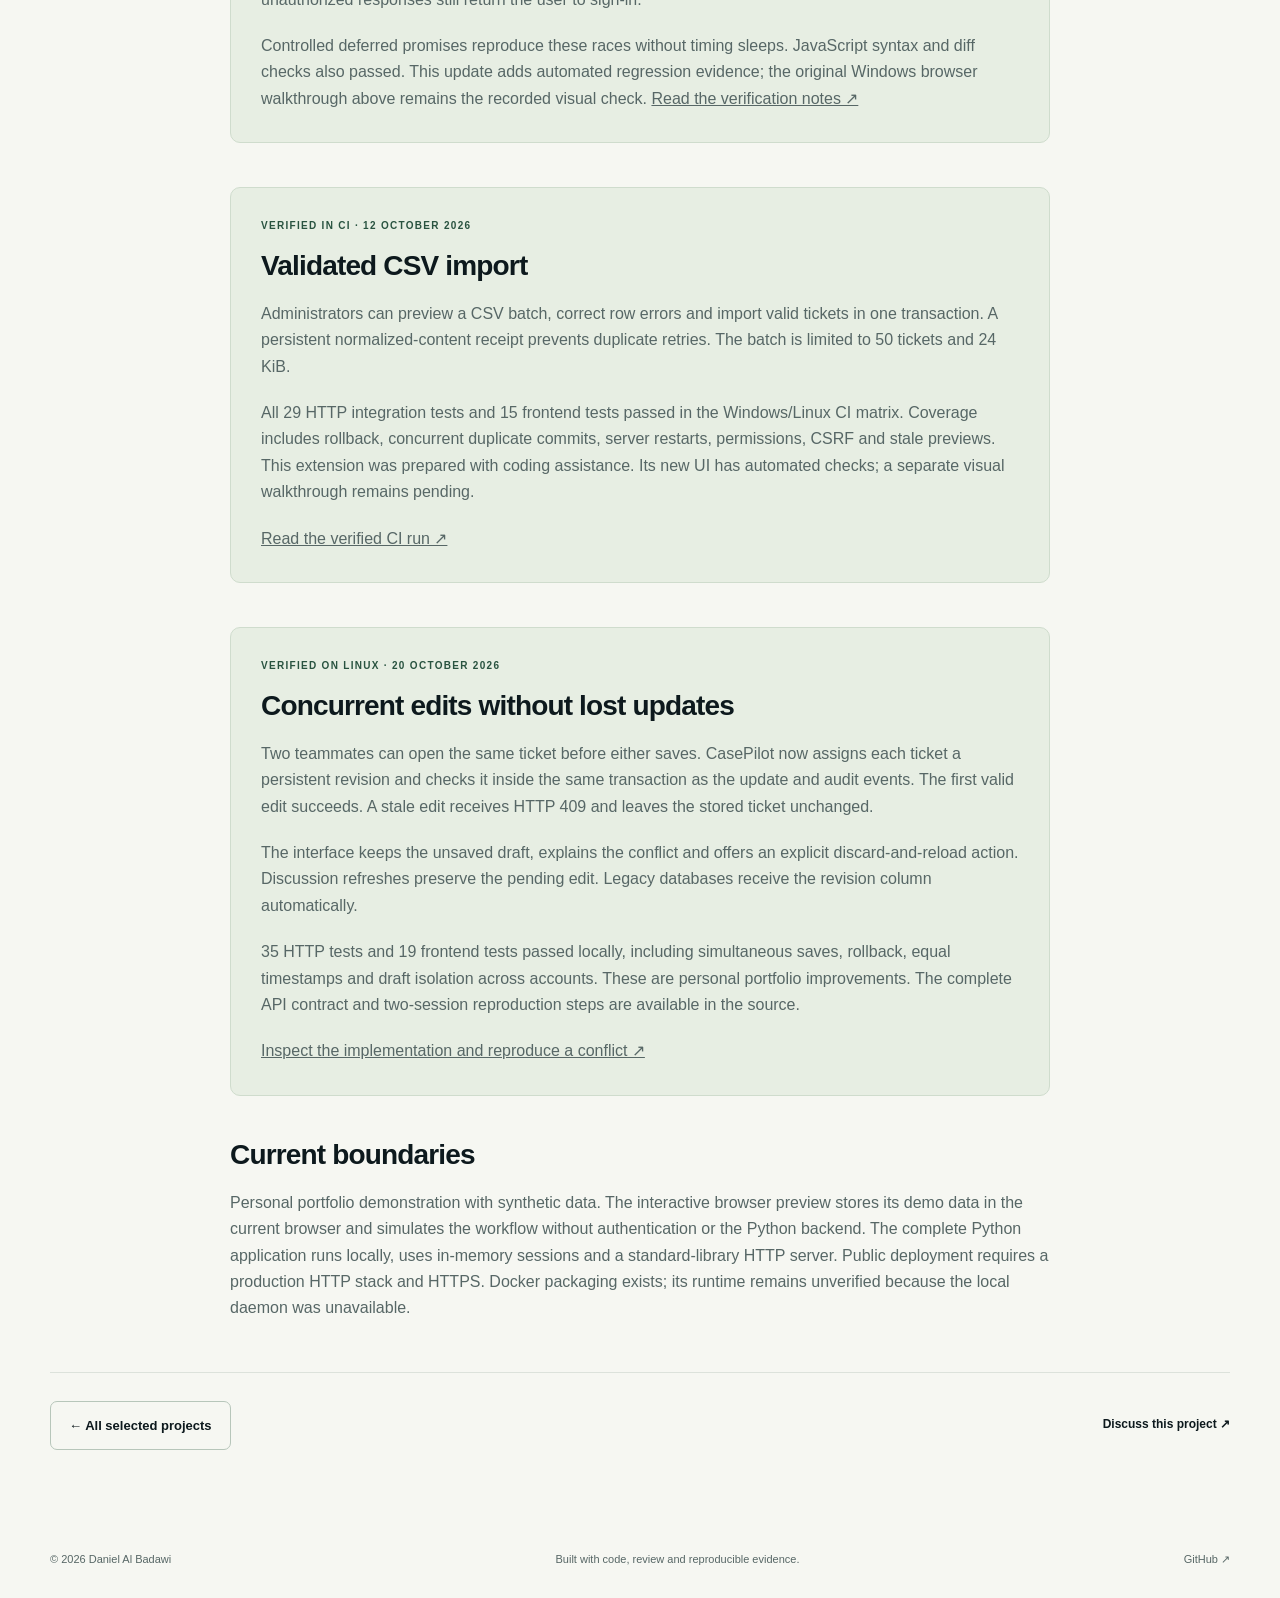
<file: casepilot.html>
<!doctype html>
<html lang="en">
<head>
<meta charset="utf-8">
<meta name="viewport" content="width=device-width,initial-scale=1">
<meta name="description" content="A support queue with ownership, service deadlines and an activity trail. Run it locally without a cloud account.">
<meta name="theme-color" content="#0d191d">
<title>CasePilot case study · Daniel Al Badawi</title>
<link rel="stylesheet" href="assets/style.css">
<link rel="icon" href="assets/favicon.svg" type="image/svg+xml">
</head>
<body>
<a class="skip" href="#main">Skip to content</a>
<header class="navigation">
<div class="wrap nav-inner">
<a class="brand" href="index.html" aria-label="Daniel Al Badawi home">
<span class="monogram" aria-hidden="true">DA</span>Daniel Al Badawi</a>
<nav aria-label="Main navigation">
<a href="index.html#work">Work</a>
<a href="index.html#approach">Approach</a>
<a href="index.html#about">About</a>
<a class="contact-link" href="index.html#contact">Get in touch <span aria-hidden="true">↗</span>
</a>
</nav>
</div>
</header>
<main id="main" class="wrap case-main">
<a class="back-link" href="index.html#work">← Selected work</a>
<header class="case-header">
<p class="eyebrow">IT service operations · Python · Case study 02</p>
<h1>CasePilot</h1>
<p class="lead">A support queue with ownership, service deadlines and an activity trail. Run it locally without a cloud account.</p>
<p class="stack">Python / SQLite / JavaScript / HTTP</p>
<div class="actions">
<a class="button primary" href="casepilot-demo.html" lang="es">Probar demo ↗</a>
<a class="button secondary" href="https://github.com/AlbadawiDev/casepilot">Inspect source & reviewed changes ↗</a>
</div>
<p class="caption-note">The browser demo uses fictional data stored on this device. It simulates the workflow without running the Python backend or authenticating users.</p>
</header>
<figure class="case-figure">
<img src="assets/casepilot-dashboard.jpg" alt="CasePilot dashboard with fictional service requests, priorities and resolution statistics" width="1440" height="900">
<figcaption>Verified local application. All displayed people and records are fictional.</figcaption>
</figure>
<div class="case-body">
<section class="case-section">
<h2>The problem</h2>
<p>A support team needs to see which requests are pending, who owns them and what changed. CasePilot turns that queue into an inspectable workflow with explicit permissions.</p>
</section>
<section class="case-section">
<h2>The implemented workflow</h2>
<ol class="workflow">
<li>Sign in as the local administrator or support agent.</li>
<li>Create and filter requests by status, priority and reference.</li>
<li>Assign a request, investigate it and add an internal note.</li>
<li>Resolve or reopen the request and inspect its audit history.</li>
<li>Review service-deadline metrics and export a filtered CSV.</li>
</ol>
</section>
<section class="case-section">
<h2>Architecture and decisions</h2>
<p>The browser uses a small JavaScript client and authenticated HTTP endpoints. Python handles validation, sessions, CSRF and workflow rules. SQLite stores users, requests, comments and append-only application audit events. Changes and audit entries share a transaction. SQL pagination keeps the queue bounded.</p>
</section>
<section class="case-section evidence-block">
<p class="eyebrow">Verified on Windows · 7 October 2026</p>
<h2>What was checked</h2>
<p>22 HTTP integration tests and 4 frontend tests passed on Windows. Coverage includes role permissions, password-hash migration, session rotation and expiry, Host/Origin validation, CSV formula protection, pagination and out-of-order search responses. A real browser completed create → assign → investigate → resolve; the 390px layout had no page overflow.</p>
</section>
<section class="case-section evidence-block">
<p class="eyebrow">Verified on Linux · 8 October 2026</p>
<h2>Async-response regression checks</h2>
<p>All 22 HTTP integration tests and 10 frontend tests passed after correcting stale asynchronous responses. Regression checks cover superseded ticket selections, dashboard and detail responses after changing accounts, and delayed unauthorized or logout responses from an earlier session. Current-session unauthorized responses still return the user to sign-in.</p>
<p>Controlled deferred promises reproduce these races without timing sleeps. JavaScript syntax and diff checks also passed. This update adds automated regression evidence; the original Windows browser walkthrough above remains the recorded visual check. <a href="https://github.com/AlbadawiDev/casepilot/blob/main/docs/VERIFICATION.md">Read the verification notes ↗</a></p>
</section>
<section class="case-section evidence-block"><p class="eyebrow">Verified in CI · 12 October 2026</p><h2>Validated CSV import</h2><p>Administrators can preview a CSV batch, correct row errors and import valid tickets in one transaction. A persistent normalized-content receipt prevents duplicate retries. The batch is limited to 50 tickets and 24 KiB.</p><p>All 29 HTTP integration tests and 15 frontend tests passed in the Windows/Linux CI matrix. Coverage includes rollback, concurrent duplicate commits, server restarts, permissions, CSRF and stale previews. This extension was prepared with coding assistance. Its new UI has automated checks; a separate visual walkthrough remains pending.</p><p><a href="https://github.com/AlbadawiDev/casepilot/actions/runs/38205177344">Read the verified CI run ↗</a></p></section>
<section class="case-section evidence-block"><p class="eyebrow">Verified on Linux · 20 October 2026</p><h2>Concurrent edits without lost updates</h2><p>Two teammates can open the same ticket before either saves. CasePilot now assigns each ticket a persistent revision and checks it inside the same transaction as the update and audit events. The first valid edit succeeds. A stale edit receives HTTP 409 and leaves the stored ticket unchanged.</p><p>The interface keeps the unsaved draft, explains the conflict and offers an explicit discard-and-reload action. Discussion refreshes preserve the pending edit. Legacy databases receive the revision column automatically.</p><p>35 HTTP tests and 19 frontend tests passed locally, including simultaneous saves, rollback, equal timestamps and draft isolation across accounts. These are personal portfolio improvements. The complete API contract and two-session reproduction steps are available in the source.</p><p><a href="https://github.com/AlbadawiDev/casepilot/blob/main/docs/CONCURRENT_EDITS.md">Inspect the implementation and reproduce a conflict ↗</a></p></section>
<section class="case-section">
<h2>Current boundaries</h2>
<p>Personal portfolio demonstration with synthetic data. The interactive browser preview stores its demo data in the current browser and simulates the workflow without authentication or the Python backend. The complete Python application runs locally, uses in-memory sessions and a standard-library HTTP server. Public deployment requires a production HTTP stack and HTTPS. Docker packaging exists; its runtime remains unverified because the local daemon was unavailable.</p>
</section>
</div>
<div class="case-bottom">
<a class="button secondary" href="index.html#work">← All selected projects</a>
<a class="text-link" href="mailto:albadawi.dev@gmail.com">Discuss this project ↗</a>
</div>
</main>
<footer class="wrap footer">
<span>© 2026 Daniel Al Badawi</span>
<span>Built with code, review and reproducible evidence.</span>
<a href="https://github.com/AlbadawiDev">GitHub ↗</a>
</footer>
</body>
</html>
</file>
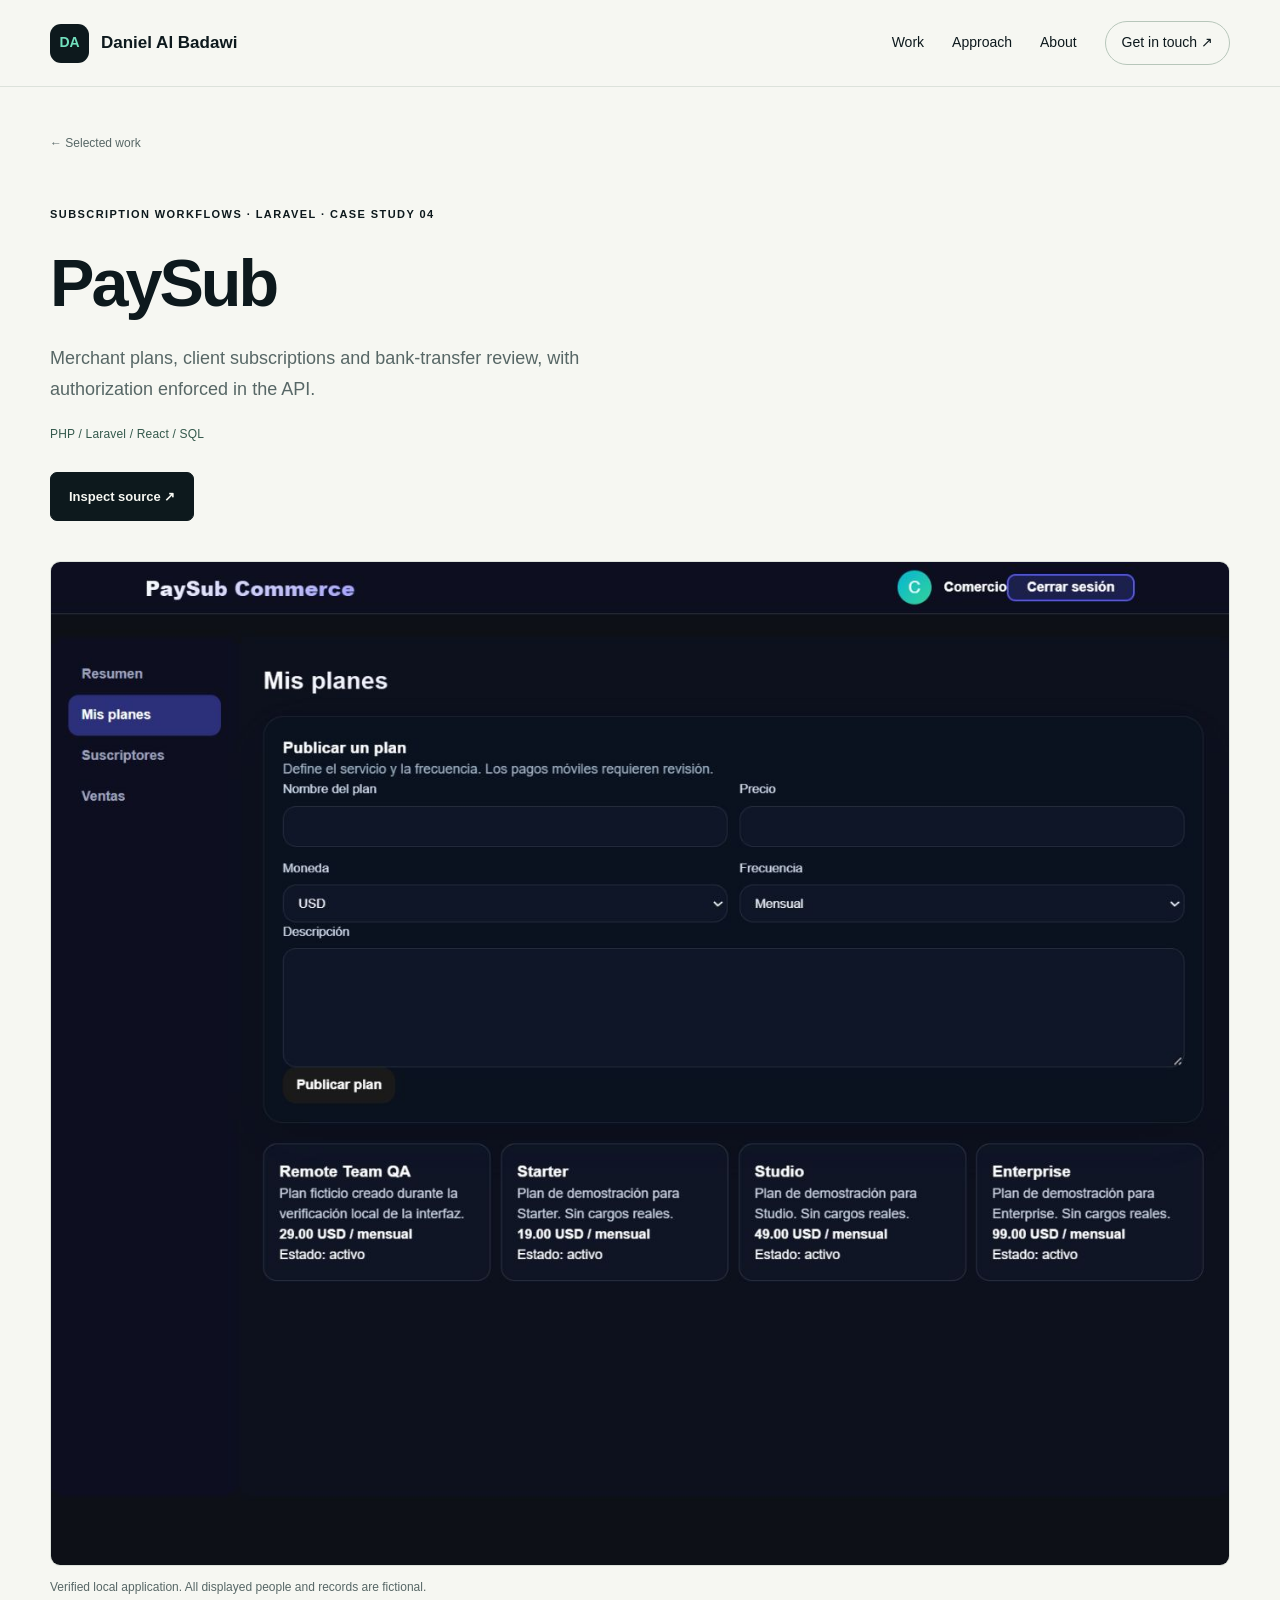
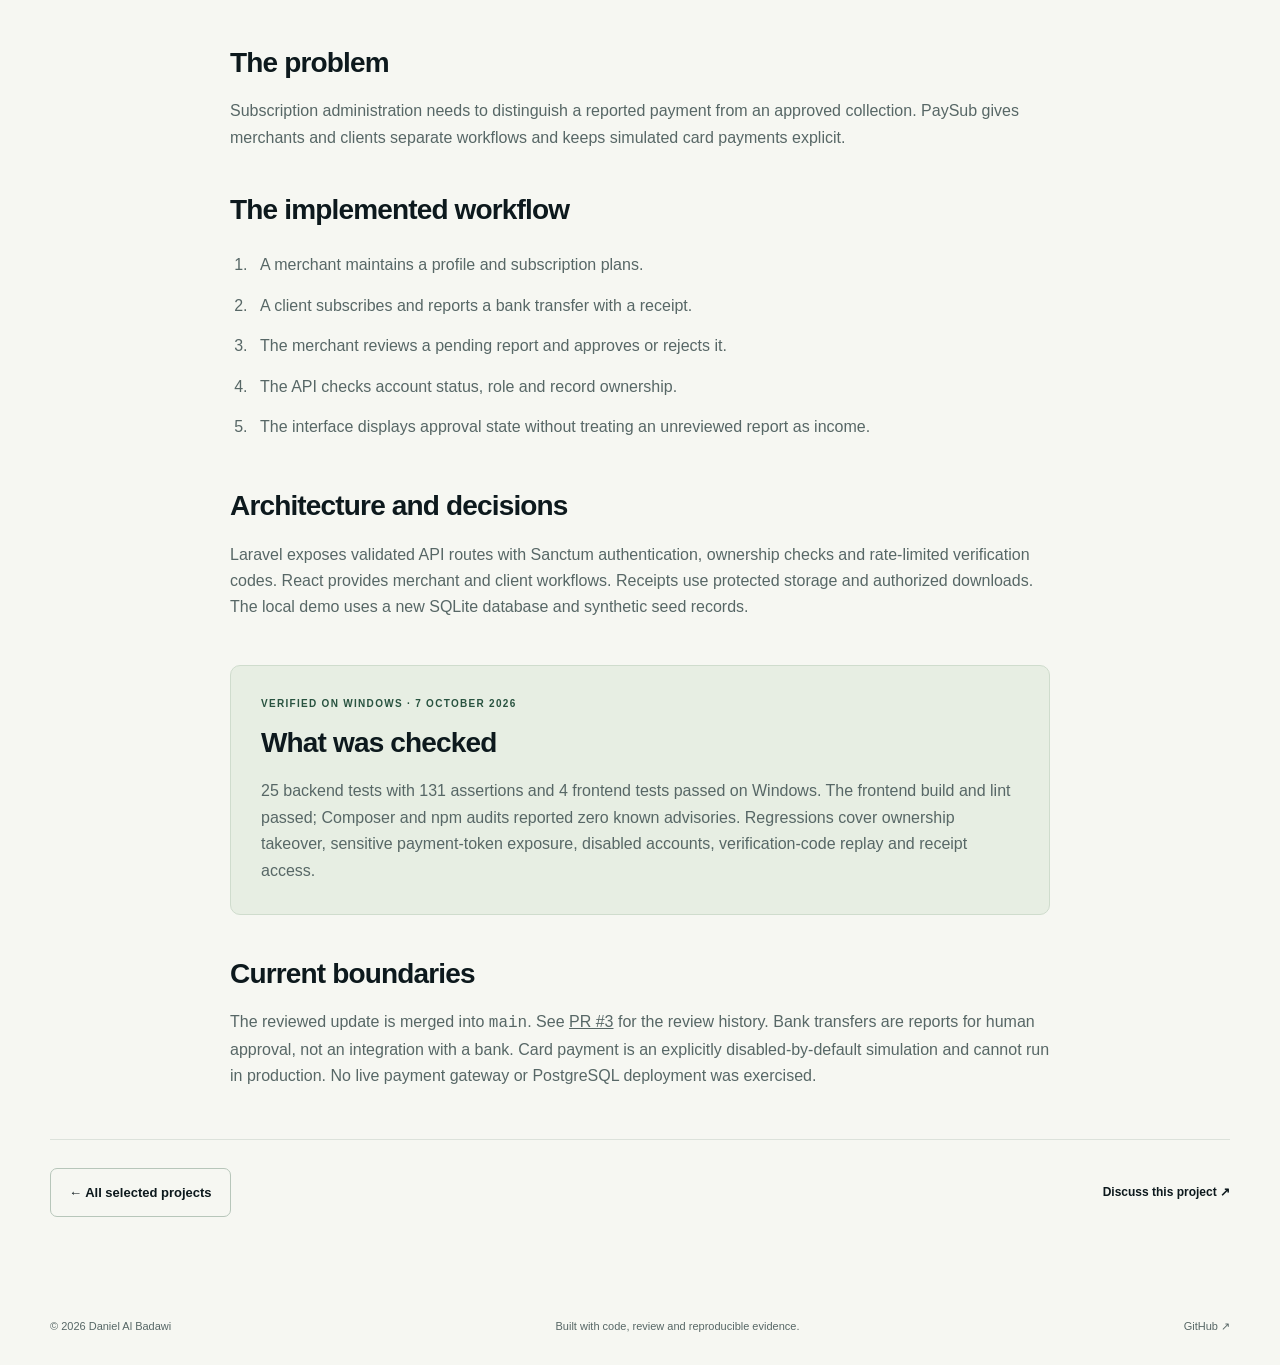
<file: paysub.html>
<!doctype html>
<html lang="en">
<head>
<meta charset="utf-8">
<meta name="viewport" content="width=device-width,initial-scale=1">
<meta name="description" content="Merchant plans, client subscriptions and bank-transfer review, with authorization enforced in the API.">
<meta name="theme-color" content="#0d191d">
<title>PaySub case study · Daniel Al Badawi</title>
<link rel="stylesheet" href="assets/style.css">
<link rel="icon" href="assets/favicon.svg" type="image/svg+xml">
</head>
<body>
<a class="skip" href="#main">Skip to content</a>
<header class="navigation">
<div class="wrap nav-inner">
<a class="brand" href="index.html" aria-label="Daniel Al Badawi home">
<span class="monogram" aria-hidden="true">DA</span>Daniel Al Badawi</a>
<nav aria-label="Main navigation">
<a href="index.html#work">Work</a>
<a href="index.html#approach">Approach</a>
<a href="index.html#about">About</a>
<a class="contact-link" href="index.html#contact">Get in touch <span aria-hidden="true">↗</span>
</a>
</nav>
</div>
</header>
<main id="main" class="wrap case-main">
<a class="back-link" href="index.html#work">← Selected work</a>
<header class="case-header">
<p class="eyebrow">Subscription workflows · Laravel · Case study 04</p>
<h1>PaySub</h1>
<p class="lead">Merchant plans, client subscriptions and bank-transfer review, with authorization enforced in the API.</p>
<p class="stack">PHP / Laravel / React / SQL</p>
<div class="actions">
<a class="button primary" href="https://github.com/AlbadawiDev/PaySub/tree/main">Inspect source ↗</a>
</div>
</header>
<figure class="case-figure">
<img src="assets/paysub-plans.jpg" alt="Merchant plan management in the local PaySub demo using synthetic data" width="1440" height="900">
<figcaption>Verified local application. All displayed people and records are fictional.</figcaption>
</figure>
<div class="case-body">
<section class="case-section">
<h2>The problem</h2>
<p>Subscription administration needs to distinguish a reported payment from an approved collection. PaySub gives merchants and clients separate workflows and keeps simulated card payments explicit.</p>
</section>
<section class="case-section">
<h2>The implemented workflow</h2>
<ol class="workflow">
<li>A merchant maintains a profile and subscription plans.</li>
<li>A client subscribes and reports a bank transfer with a receipt.</li>
<li>The merchant reviews a pending report and approves or rejects it.</li>
<li>The API checks account status, role and record ownership.</li>
<li>The interface displays approval state without treating an unreviewed report as income.</li>
</ol>
</section>
<section class="case-section">
<h2>Architecture and decisions</h2>
<p>Laravel exposes validated API routes with Sanctum authentication, ownership checks and rate-limited verification codes. React provides merchant and client workflows. Receipts use protected storage and authorized downloads. The local demo uses a new SQLite database and synthetic seed records.</p>
</section>
<section class="case-section evidence-block">
<p class="eyebrow">Verified on Windows · 7 October 2026</p>
<h2>What was checked</h2>
<p>25 backend tests with 131 assertions and 4 frontend tests passed on Windows. The frontend build and lint passed; Composer and npm audits reported zero known advisories. Regressions cover ownership takeover, sensitive payment-token exposure, disabled accounts, verification-code replay and receipt access.</p>
</section>
<section class="case-section">
<h2>Current boundaries</h2>
<p>The reviewed update is merged into <code>main</code>. See <a href="https://github.com/AlbadawiDev/PaySub/pull/3">PR #3</a> for the review history. Bank transfers are reports for human approval, not an integration with a bank. Card payment is an explicitly disabled-by-default simulation and cannot run in production. No live payment gateway or PostgreSQL deployment was exercised.</p>
</section>
</div>
<div class="case-bottom">
<a class="button secondary" href="index.html#work">← All selected projects</a>
<a class="text-link" href="mailto:albadawi.dev@gmail.com">Discuss this project ↗</a>
</div>
</main>
<footer class="wrap footer">
<span>© 2026 Daniel Al Badawi</span>
<span>Built with code, review and reproducible evidence.</span>
<a href="https://github.com/AlbadawiDev">GitHub ↗</a>
</footer>
</body>
</html>
</file>
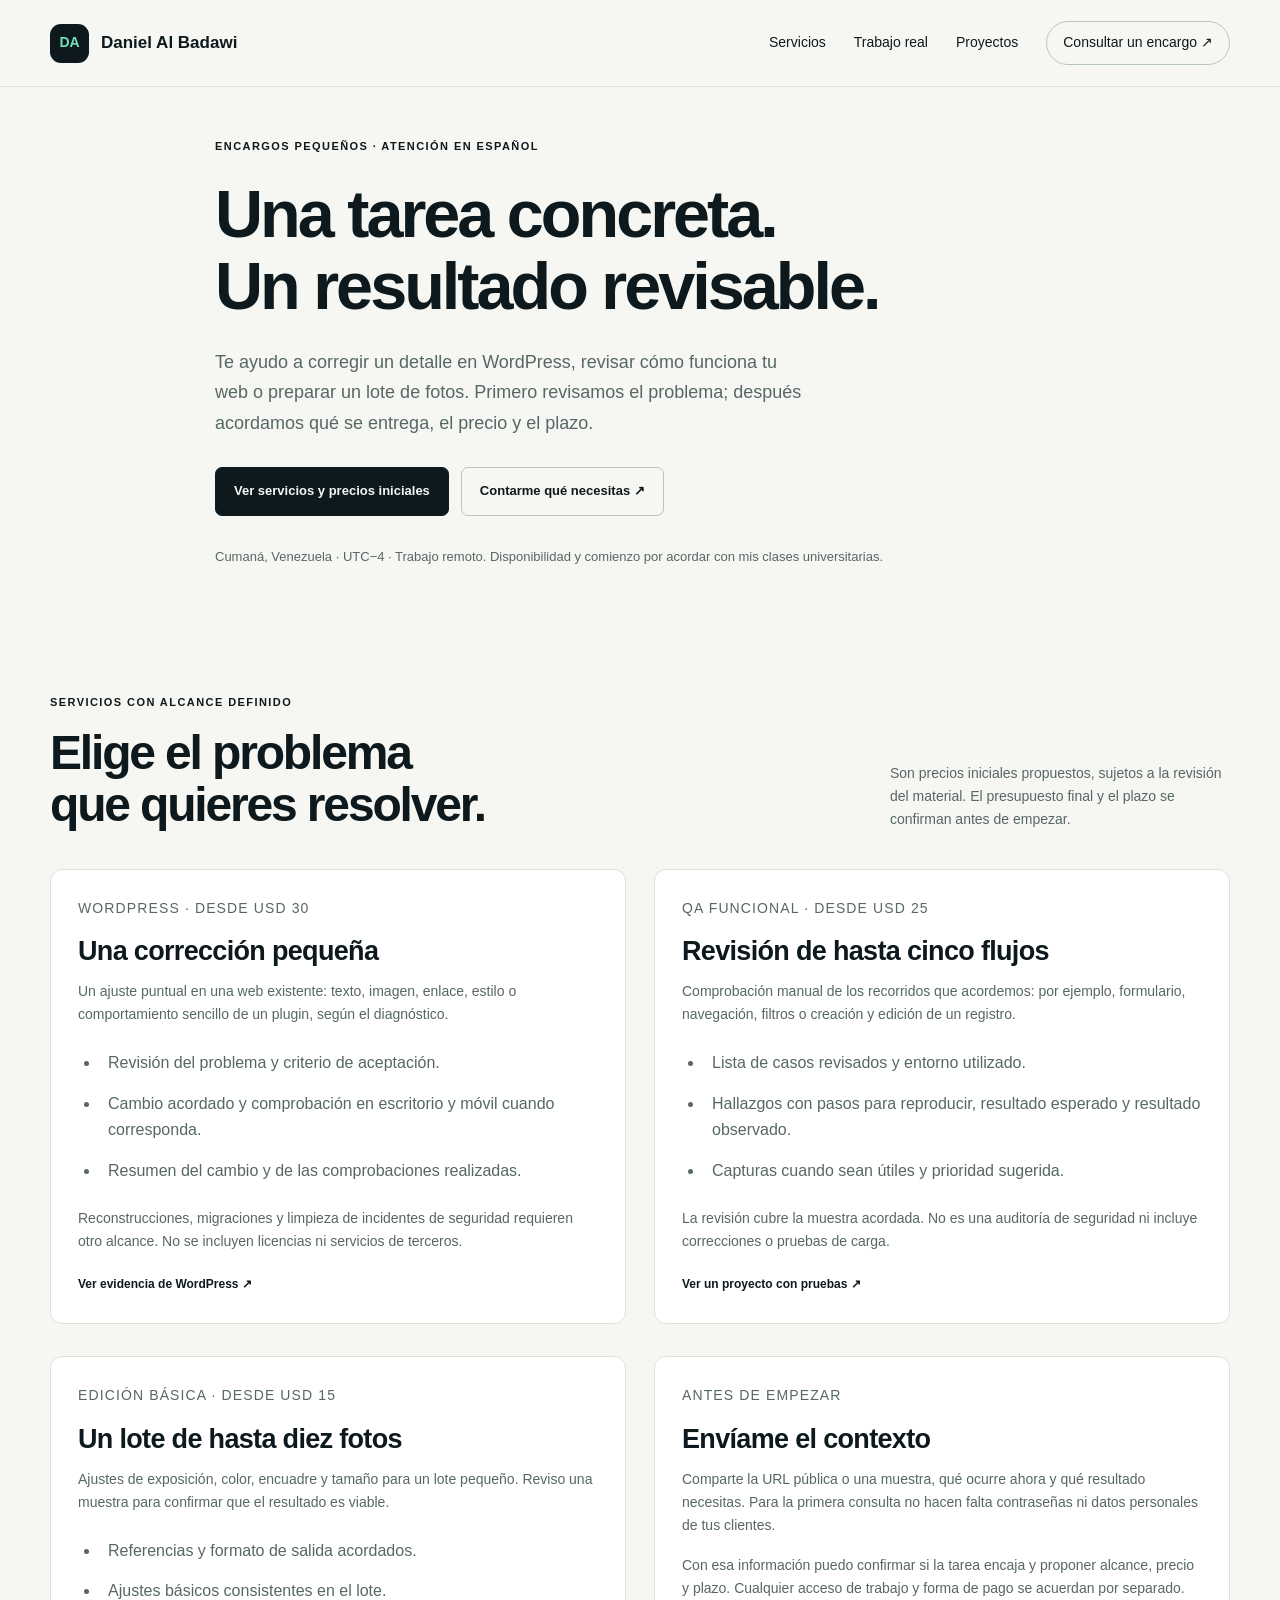
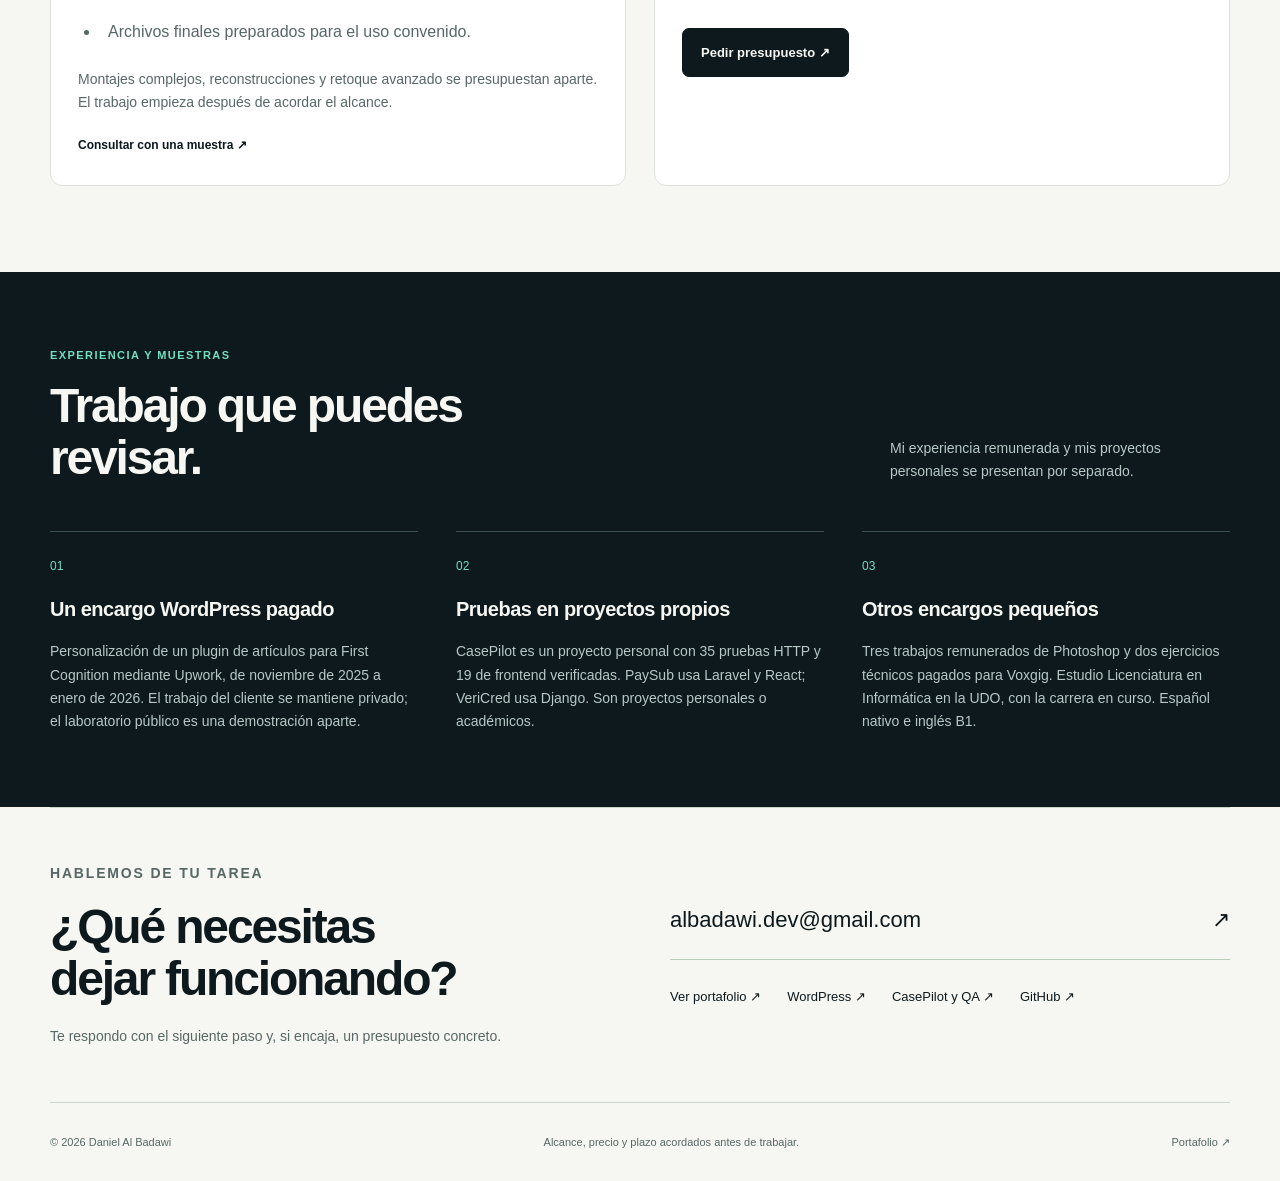
<file: servicios.html>
<!doctype html>
<html lang="es">
<head>
<meta charset="utf-8">
<meta name="viewport" content="width=device-width,initial-scale=1">
<meta name="description" content="Encargos pequeños de WordPress, revisión funcional de webs y edición básica de fotos. Daniel Al Badawi, Cumaná, Venezuela. Alcance y presupuesto acordados antes de empezar.">
<meta name="theme-color" content="#0d191d">
<title>Servicios web y edición de fotos · Daniel Al Badawi</title>
<link rel="stylesheet" href="assets/style.css">
<link rel="icon" href="assets/favicon.svg" type="image/svg+xml">
</head>
<body>
<a class="skip" href="#main">Ir al contenido</a>
<header class="navigation">
<div class="wrap nav-inner">
<a class="brand" href="index.html" aria-label="Inicio de Daniel Al Badawi"><span class="monogram" aria-hidden="true">DA</span>Daniel Al Badawi</a>
<nav aria-label="Navegación principal">
<a href="#paquetes">Servicios</a>
<a href="#evidencia">Trabajo real</a>
<a href="index.html#work">Proyectos</a>
<a class="contact-link" href="#contacto">Consultar un encargo ↗</a>
</nav>
</div>
</header>
<main id="main">
<section class="wrap case-header" aria-labelledby="service-title">
<p class="eyebrow">Encargos pequeños · Atención en español</p>
<h1 id="service-title">Una tarea concreta.<br>Un resultado revisable.</h1>
<p class="lead">Te ayudo a corregir un detalle en WordPress, revisar cómo funciona tu web o preparar un lote de fotos. Primero revisamos el problema; después acordamos qué se entrega, el precio y el plazo.</p>
<div class="actions">
<a class="button primary" href="#paquetes">Ver servicios y precios iniciales</a>
<a class="button secondary" href="mailto:albadawi.dev@gmail.com?subject=Consulta%20de%20encargo%20web&amp;body=Hola%20Daniel%2C%0A%0AURL%20de%20la%20web%20o%20muestra%3A%0AProblema%20actual%3A%0AResultado%20que%20necesito%3A%0AFecha%20deseada%3A%0A">Contarme qué necesitas ↗</a>
</div>
<p class="supporting">Cumaná, Venezuela · UTC−4 · Trabajo remoto. Disponibilidad y comienzo por acordar con mis clases universitarias.</p>
</section>
<section class="section wrap" id="paquetes" aria-labelledby="packages-title">
<div class="section-heading">
<div><p class="eyebrow">Servicios con alcance definido</p><h2 id="packages-title">Elige el problema<br>que quieres resolver.</h2></div>
<p>Son precios iniciales propuestos, sujetos a la revisión del material. El presupuesto final y el plazo se confirman antes de empezar.</p>
</div>
<div class="project-grid">
<article class="project"><div class="project-copy">
<p class="project-meta">WordPress · Desde USD 30</p>
<h3>Una corrección pequeña</h3>
<p>Un ajuste puntual en una web existente: texto, imagen, enlace, estilo o comportamiento sencillo de un plugin, según el diagnóstico.</p>
<ul class="workflow">
<li>Revisión del problema y criterio de aceptación.</li>
<li>Cambio acordado y comprobación en escritorio y móvil cuando corresponda.</li>
<li>Resumen del cambio y de las comprobaciones realizadas.</li>
</ul>
<p>Reconstrucciones, migraciones y limpieza de incidentes de seguridad requieren otro alcance. No se incluyen licencias ni servicios de terceros.</p>
<a class="text-link" href="wordpress.html">Ver evidencia de WordPress ↗</a>
</div></article>
<article class="project"><div class="project-copy">
<p class="project-meta">QA funcional · Desde USD 25</p>
<h3>Revisión de hasta cinco flujos</h3>
<p>Comprobación manual de los recorridos que acordemos: por ejemplo, formulario, navegación, filtros o creación y edición de un registro.</p>
<ul class="workflow">
<li>Lista de casos revisados y entorno utilizado.</li>
<li>Hallazgos con pasos para reproducir, resultado esperado y resultado observado.</li>
<li>Capturas cuando sean útiles y prioridad sugerida.</li>
</ul>
<p>La revisión cubre la muestra acordada. No es una auditoría de seguridad ni incluye correcciones o pruebas de carga.</p>
<a class="text-link" href="casepilot.html">Ver un proyecto con pruebas ↗</a>
</div></article>
<article class="project"><div class="project-copy">
<p class="project-meta">Edición básica · Desde USD 15</p>
<h3>Un lote de hasta diez fotos</h3>
<p>Ajustes de exposición, color, encuadre y tamaño para un lote pequeño. Reviso una muestra para confirmar que el resultado es viable.</p>
<ul class="workflow">
<li>Referencias y formato de salida acordados.</li>
<li>Ajustes básicos consistentes en el lote.</li>
<li>Archivos finales preparados para el uso convenido.</li>
</ul>
<p>Montajes complejos, reconstrucciones y retoque avanzado se presupuestan aparte. El trabajo empieza después de acordar el alcance.</p>
<a class="text-link" href="#contacto">Consultar con una muestra ↗</a>
</div></article>
<article class="project"><div class="project-copy">
<p class="project-meta">Antes de empezar</p>
<h3>Envíame el contexto</h3>
<p>Comparte la URL pública o una muestra, qué ocurre ahora y qué resultado necesitas. Para la primera consulta no hacen falta contraseñas ni datos personales de tus clientes.</p>
<p>Con esa información puedo confirmar si la tarea encaja y proponer alcance, precio y plazo. Cualquier acceso de trabajo y forma de pago se acuerdan por separado.</p>
<div class="actions"><a class="button primary" href="mailto:albadawi.dev@gmail.com?subject=Presupuesto%20para%20un%20encargo&amp;body=Hola%20Daniel%2C%0A%0AServicio%3A%0AURL%20o%20muestra%3A%0AProblema%20actual%3A%0AResultado%20esperado%3A%0AFecha%20deseada%3A%0A">Pedir presupuesto ↗</a></div>
</div></article>
</div>
</section>
<section class="approach-section" id="evidencia" aria-labelledby="evidence-title">
<div class="wrap">
<div class="section-heading">
<div><p class="eyebrow">Experiencia y muestras</p><h2 id="evidence-title">Trabajo que puedes<br>revisar.</h2></div>
<p>Mi experiencia remunerada y mis proyectos personales se presentan por separado.</p>
</div>
<div class="approach-grid">
<article><span class="step">01</span><h3>Un encargo WordPress pagado</h3><p>Personalización de un plugin de artículos para First Cognition mediante Upwork, de noviembre de 2025 a enero de 2026. El trabajo del cliente se mantiene privado; el laboratorio público es una demostración aparte.</p></article>
<article><span class="step">02</span><h3>Pruebas en proyectos propios</h3><p>CasePilot es un proyecto personal con 35 pruebas HTTP y 19 de frontend verificadas. PaySub usa Laravel y React; VeriCred usa Django. Son proyectos personales o académicos.</p></article>
<article><span class="step">03</span><h3>Otros encargos pequeños</h3><p>Tres trabajos remunerados de Photoshop y dos ejercicios técnicos pagados para Voxgig. Estudio Licenciatura en Informática en la UDO, con la carrera en curso. Español nativo e inglés B1.</p></article>
</div>
</div>
</section>
<section class="contact-section wrap" id="contacto" aria-labelledby="contact-title">
<div><p class="eyebrow">Hablemos de tu tarea</p><h2 id="contact-title">¿Qué necesitas<br>dejar funcionando?</h2><p>Te respondo con el siguiente paso y, si encaja, un presupuesto concreto.</p></div>
<div class="contact-options">
<a class="email" href="mailto:albadawi.dev@gmail.com?subject=Consulta%20sobre%20servicios">albadawi.dev@gmail.com <span aria-hidden="true">↗</span></a>
<a href="index.html">Ver portafolio ↗</a>
<a href="wordpress.html">WordPress ↗</a>
<a href="casepilot.html">CasePilot y QA ↗</a>
<a href="https://github.com/AlbadawiDev">GitHub ↗</a>
</div>
</section>
</main>
<footer class="wrap footer"><span>© 2026 Daniel Al Badawi</span><span>Alcance, precio y plazo acordados antes de trabajar.</span><a href="index.html">Portafolio ↗</a></footer>
</body>
</html>
</file>
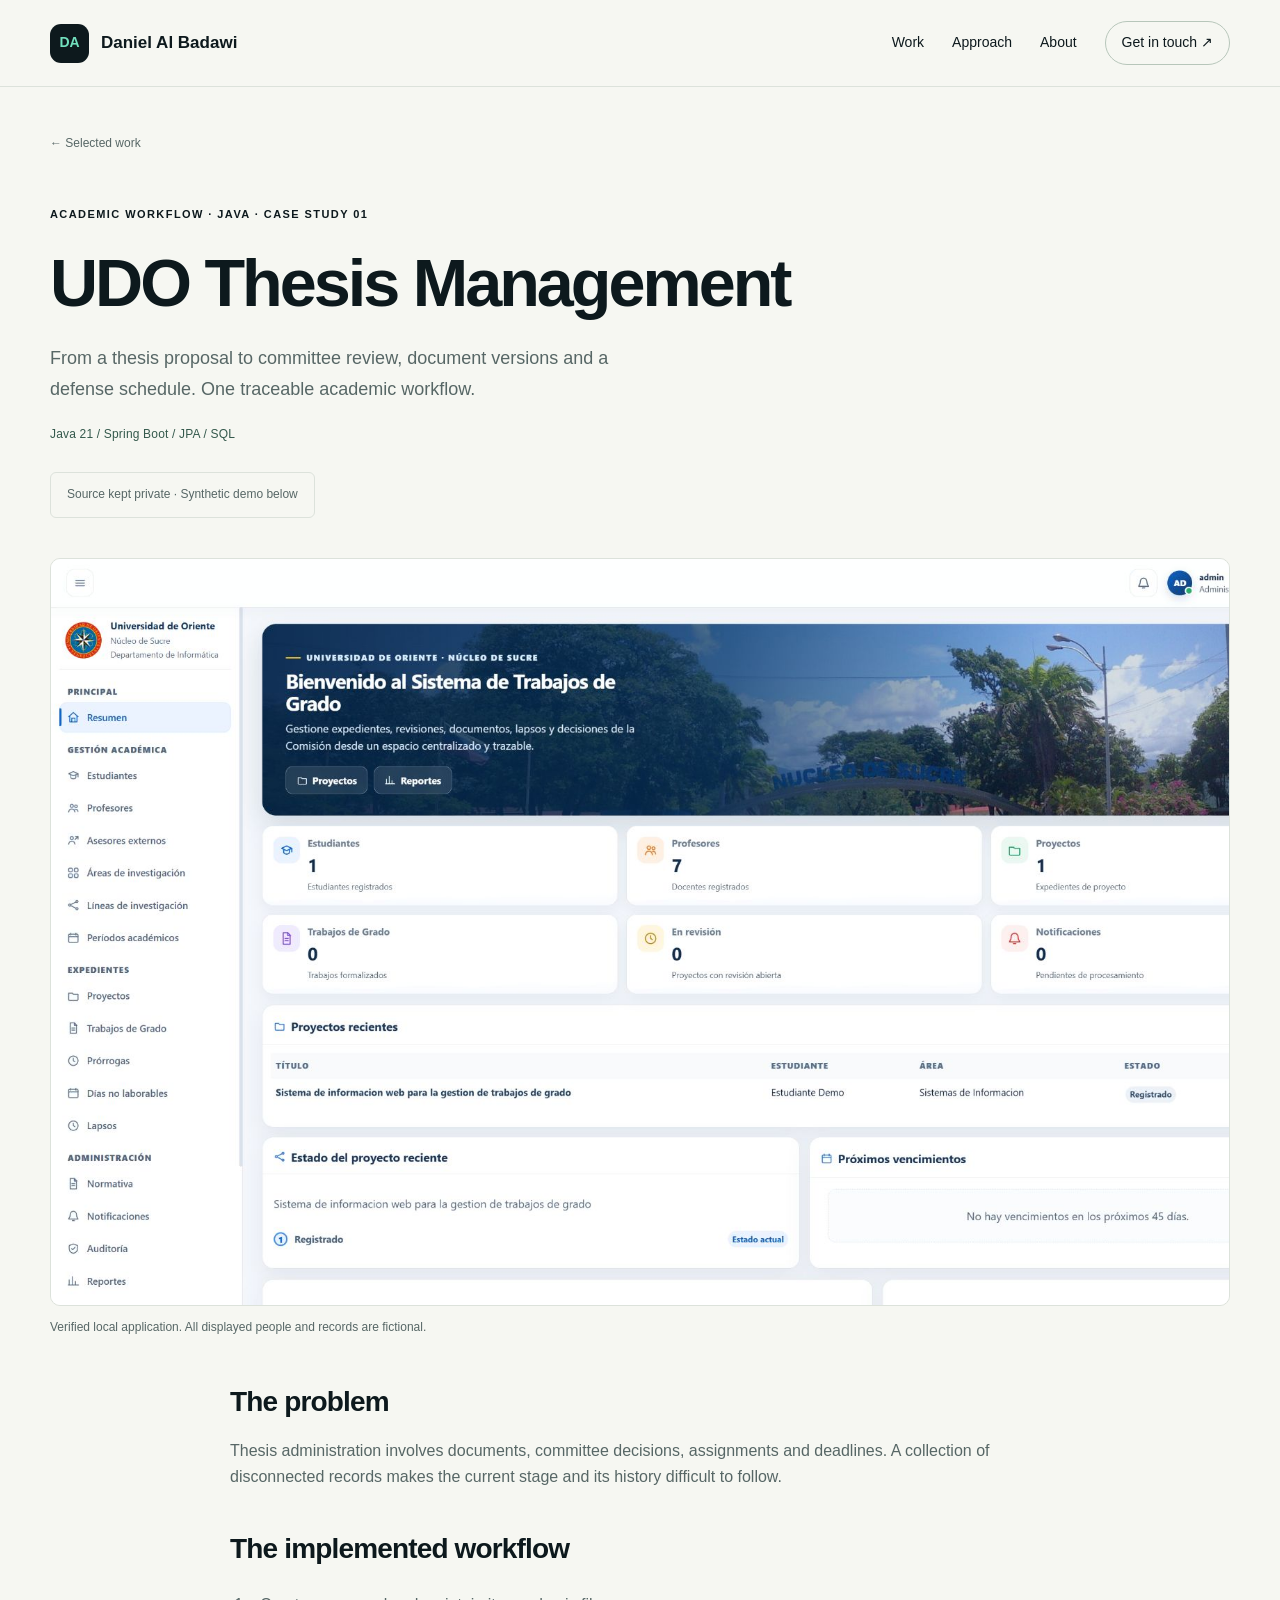
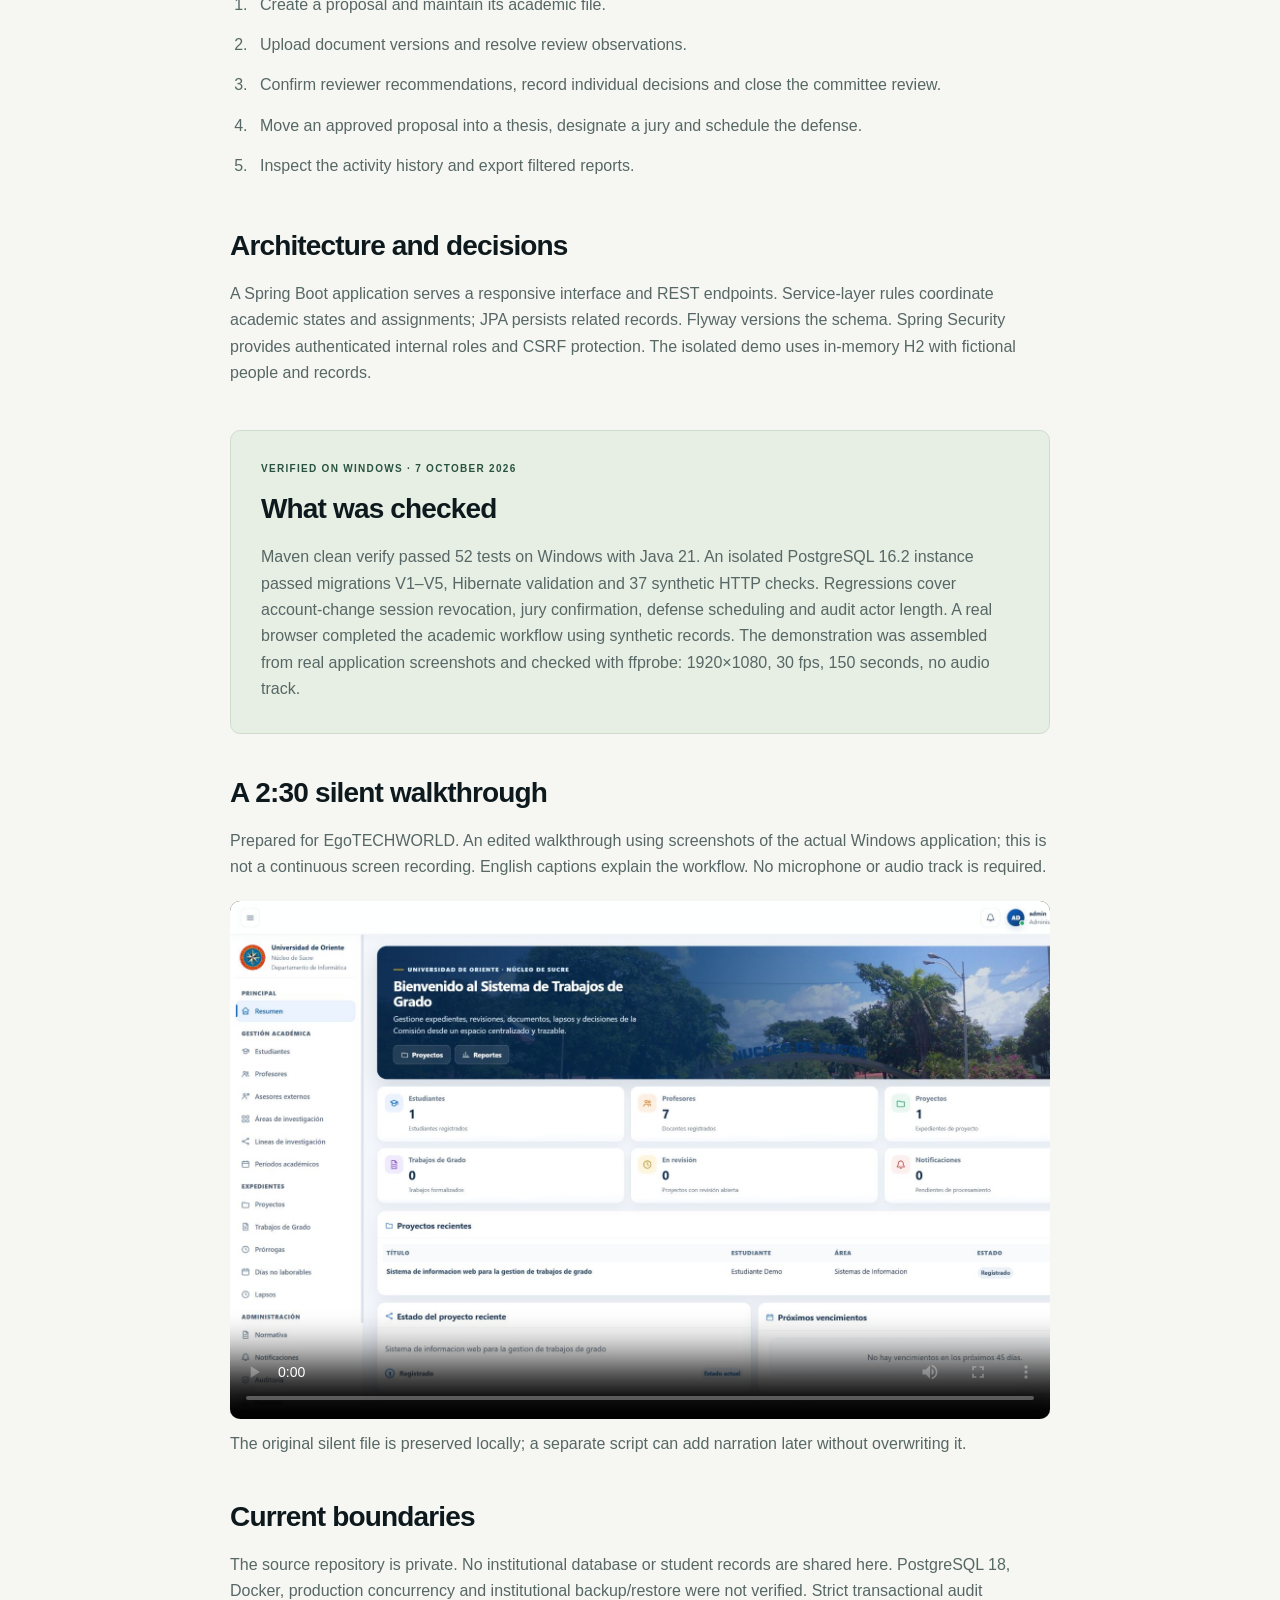
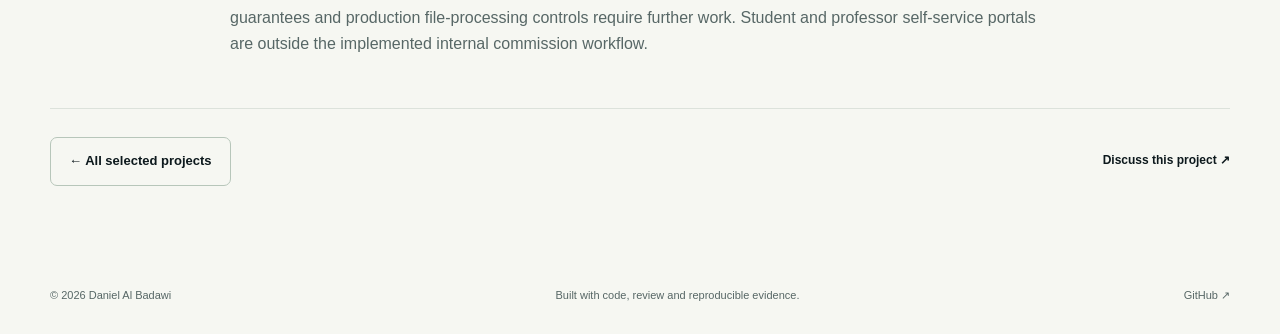
<file: udo.html>
<!doctype html>
<html lang="en">
<head>
<meta charset="utf-8">
<meta name="viewport" content="width=device-width,initial-scale=1">
<meta name="description" content="From a thesis proposal to committee review, document versions and a defense schedule. One traceable academic workflow.">
<meta name="theme-color" content="#0d191d">
<title>UDO Thesis Management case study · Daniel Al Badawi</title>
<link rel="stylesheet" href="assets/style.css">
<link rel="icon" href="assets/favicon.svg" type="image/svg+xml">
</head>
<body>
<a class="skip" href="#main">Skip to content</a>
<header class="navigation">
<div class="wrap nav-inner">
<a class="brand" href="index.html" aria-label="Daniel Al Badawi home">
<span class="monogram" aria-hidden="true">DA</span>Daniel Al Badawi</a>
<nav aria-label="Main navigation">
<a href="index.html#work">Work</a>
<a href="index.html#approach">Approach</a>
<a href="index.html#about">About</a>
<a class="contact-link" href="index.html#contact">Get in touch <span aria-hidden="true">↗</span>
</a>
</nav>
</div>
</header>
<main id="main" class="wrap case-main">
<a class="back-link" href="index.html#work">← Selected work</a>
<header class="case-header">
<p class="eyebrow">Academic workflow · Java · Case study 01</p>
<h1>UDO Thesis Management</h1>
<p class="lead">From a thesis proposal to committee review, document versions and a defense schedule. One traceable academic workflow.</p>
<p class="stack">Java 21 / Spring Boot / JPA / SQL</p>
<div class="actions">
<span class="private-source">Source kept private · Synthetic demo below</span>
</div>
</header>
<figure class="case-figure">
<img src="assets/udo-dashboard.jpg" alt="Local UDO dashboard showing synthetic thesis projects and commission activity" width="1440" height="900">
<figcaption>Verified local application. All displayed people and records are fictional.</figcaption>
</figure>
<div class="case-body">
<section class="case-section">
<h2>The problem</h2>
<p>Thesis administration involves documents, committee decisions, assignments and deadlines. A collection of disconnected records makes the current stage and its history difficult to follow.</p>
</section>
<section class="case-section">
<h2>The implemented workflow</h2>
<ol class="workflow">
<li>Create a proposal and maintain its academic file.</li>
<li>Upload document versions and resolve review observations.</li>
<li>Confirm reviewer recommendations, record individual decisions and close the committee review.</li>
<li>Move an approved proposal into a thesis, designate a jury and schedule the defense.</li>
<li>Inspect the activity history and export filtered reports.</li>
</ol>
</section>
<section class="case-section">
<h2>Architecture and decisions</h2>
<p>A Spring Boot application serves a responsive interface and REST endpoints. Service-layer rules coordinate academic states and assignments; JPA persists related records. Flyway versions the schema. Spring Security provides authenticated internal roles and CSRF protection. The isolated demo uses in-memory H2 with fictional people and records.</p>
</section>
<section class="case-section evidence-block">
<p class="eyebrow">Verified on Windows · 7 October 2026</p>
<h2>What was checked</h2>
<p>Maven clean verify passed 52 tests on Windows with Java 21. An isolated PostgreSQL 16.2 instance passed migrations V1–V5, Hibernate validation and 37 synthetic HTTP checks. Regressions cover account-change session revocation, jury confirmation, defense scheduling and audit actor length. A real browser completed the academic workflow using synthetic records. The demonstration was assembled from real application screenshots and checked with ffprobe: 1920×1080, 30 fps, 150 seconds, no audio track.</p>
</section>
<section class="case-section" aria-labelledby="demo-title">
<h2 id="demo-title">A 2:30 silent walkthrough</h2>
<p>Prepared for EgoTECHWORLD. An edited walkthrough using screenshots of the actual Windows application; this is not a continuous screen recording. English captions explain the workflow. No microphone or audio track is required.</p>
<video controls playsinline preload="metadata" poster="assets/udo-dashboard.jpg" aria-label="Silent UDO thesis management demonstration">
<source src="assets/udo-demo.mp4" type="video/mp4">
<track kind="captions" src="assets/udo-captions-en.vtt" srclang="en" label="English" default>
<p>
<a href="assets/udo-demo.mp4">Download the silent demonstration</a>
</p>
</video>
<p class="caption-note">The original silent file is preserved locally; a separate script can add narration later without overwriting it.</p>
</section>
<section class="case-section">
<h2>Current boundaries</h2>
<p>The source repository is private. No institutional database or student records are shared here. PostgreSQL 18, Docker, production concurrency and institutional backup/restore were not verified. Strict transactional audit guarantees and production file-processing controls require further work. Student and professor self-service portals are outside the implemented internal commission workflow.</p>
</section>
</div>
<div class="case-bottom">
<a class="button secondary" href="index.html#work">← All selected projects</a>
<a class="text-link" href="mailto:albadawi.dev@gmail.com">Discuss this project ↗</a>
</div>
</main>
<footer class="wrap footer">
<span>© 2026 Daniel Al Badawi</span>
<span>Built with code, review and reproducible evidence.</span>
<a href="https://github.com/AlbadawiDev">GitHub ↗</a>
</footer>
</body>
</html>
</file>
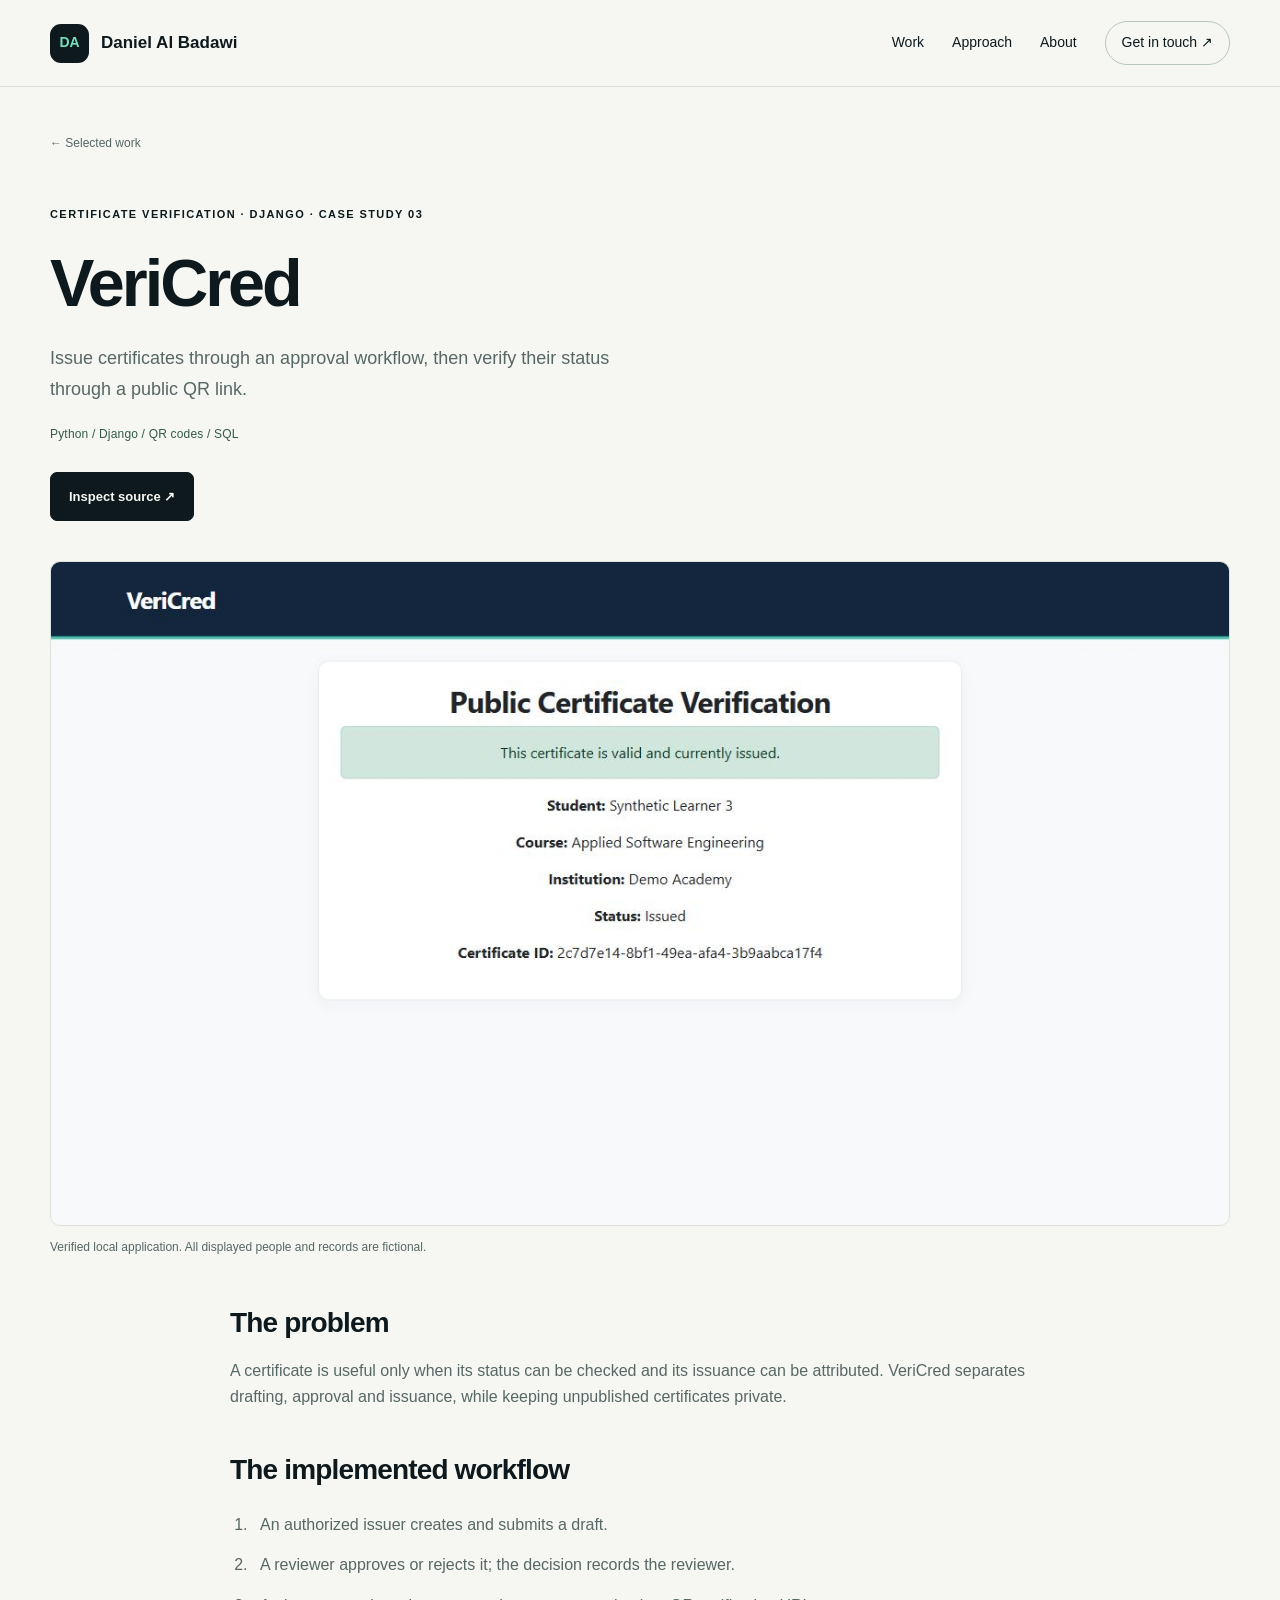
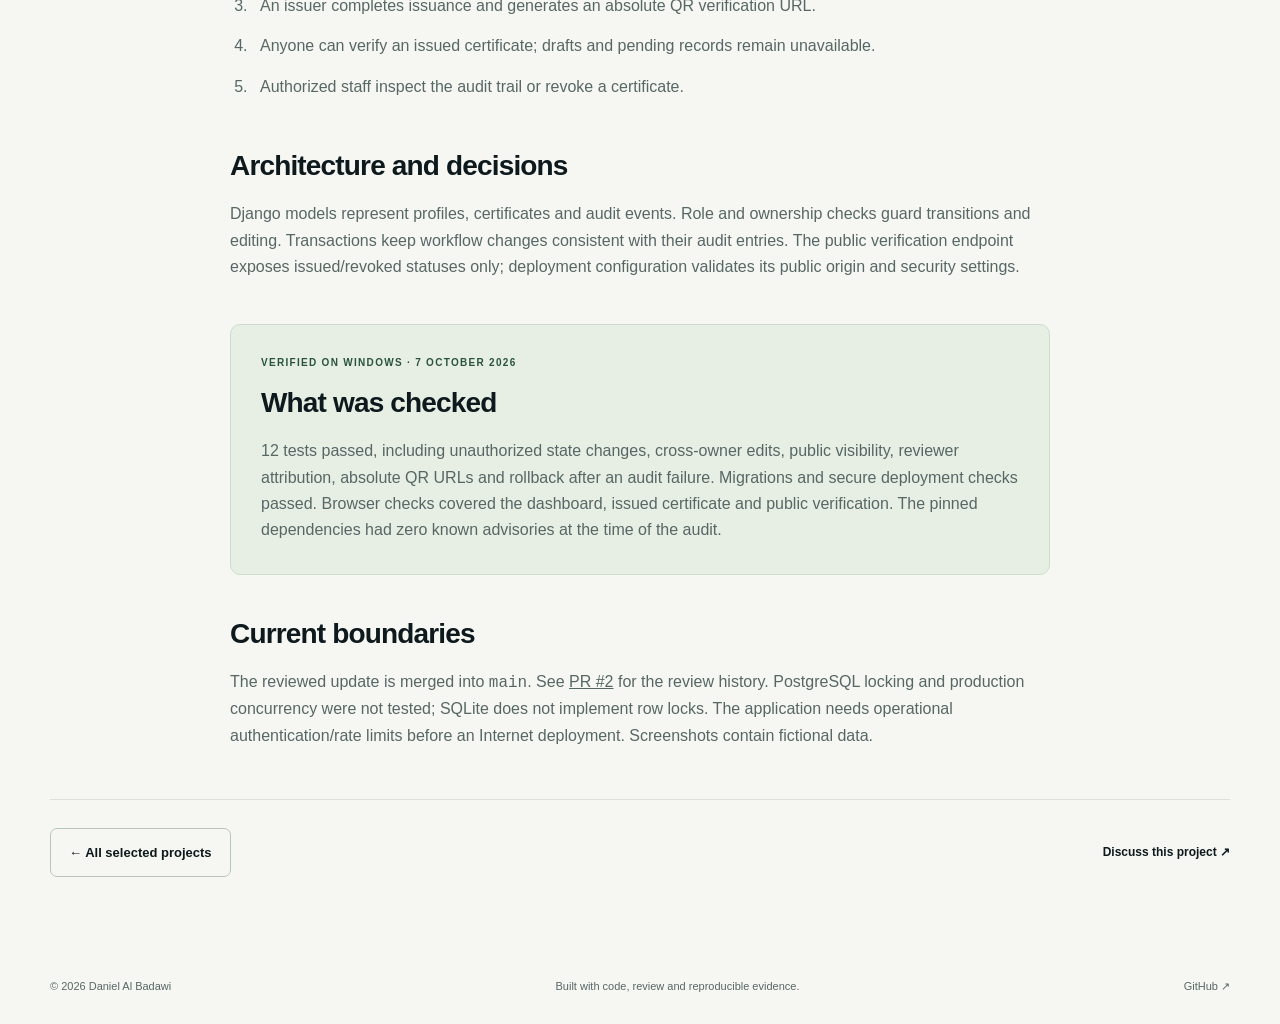
<file: vericred.html>
<!doctype html>
<html lang="en">
<head>
<meta charset="utf-8">
<meta name="viewport" content="width=device-width,initial-scale=1">
<meta name="description" content="Issue certificates through an approval workflow, then verify their status through a public QR link.">
<meta name="theme-color" content="#0d191d">
<title>VeriCred case study · Daniel Al Badawi</title>
<link rel="stylesheet" href="assets/style.css">
<link rel="icon" href="assets/favicon.svg" type="image/svg+xml">
</head>
<body>
<a class="skip" href="#main">Skip to content</a>
<header class="navigation">
<div class="wrap nav-inner">
<a class="brand" href="index.html" aria-label="Daniel Al Badawi home">
<span class="monogram" aria-hidden="true">DA</span>Daniel Al Badawi</a>
<nav aria-label="Main navigation">
<a href="index.html#work">Work</a>
<a href="index.html#approach">Approach</a>
<a href="index.html#about">About</a>
<a class="contact-link" href="index.html#contact">Get in touch <span aria-hidden="true">↗</span>
</a>
</nav>
</div>
</header>
<main id="main" class="wrap case-main">
<a class="back-link" href="index.html#work">← Selected work</a>
<header class="case-header">
<p class="eyebrow">Certificate verification · Django · Case study 03</p>
<h1>VeriCred</h1>
<p class="lead">Issue certificates through an approval workflow, then verify their status through a public QR link.</p>
<p class="stack">Python / Django / QR codes / SQL</p>
<div class="actions">
<a class="button primary" href="https://github.com/AlbadawiDev/vericred/tree/main">Inspect source ↗</a>
</div>
</header>
<figure class="case-figure">
<img src="assets/vericred-verification.jpg" alt="Public VeriCred validation page for a synthetic issued certificate" width="1440" height="900">
<figcaption>Verified local application. All displayed people and records are fictional.</figcaption>
</figure>
<div class="case-body">
<section class="case-section">
<h2>The problem</h2>
<p>A certificate is useful only when its status can be checked and its issuance can be attributed. VeriCred separates drafting, approval and issuance, while keeping unpublished certificates private.</p>
</section>
<section class="case-section">
<h2>The implemented workflow</h2>
<ol class="workflow">
<li>An authorized issuer creates and submits a draft.</li>
<li>A reviewer approves or rejects it; the decision records the reviewer.</li>
<li>An issuer completes issuance and generates an absolute QR verification URL.</li>
<li>Anyone can verify an issued certificate; drafts and pending records remain unavailable.</li>
<li>Authorized staff inspect the audit trail or revoke a certificate.</li>
</ol>
</section>
<section class="case-section">
<h2>Architecture and decisions</h2>
<p>Django models represent profiles, certificates and audit events. Role and ownership checks guard transitions and editing. Transactions keep workflow changes consistent with their audit entries. The public verification endpoint exposes issued/revoked statuses only; deployment configuration validates its public origin and security settings.</p>
</section>
<section class="case-section evidence-block">
<p class="eyebrow">Verified on Windows · 7 October 2026</p>
<h2>What was checked</h2>
<p>12 tests passed, including unauthorized state changes, cross-owner edits, public visibility, reviewer attribution, absolute QR URLs and rollback after an audit failure. Migrations and secure deployment checks passed. Browser checks covered the dashboard, issued certificate and public verification. The pinned dependencies had zero known advisories at the time of the audit.</p>
</section>
<section class="case-section">
<h2>Current boundaries</h2>
<p>The reviewed update is merged into <code>main</code>. See <a href="https://github.com/AlbadawiDev/vericred/pull/2">PR #2</a> for the review history. PostgreSQL locking and production concurrency were not tested; SQLite does not implement row locks. The application needs operational authentication/rate limits before an Internet deployment. Screenshots contain fictional data.</p>
</section>
</div>
<div class="case-bottom">
<a class="button secondary" href="index.html#work">← All selected projects</a>
<a class="text-link" href="mailto:albadawi.dev@gmail.com">Discuss this project ↗</a>
</div>
</main>
<footer class="wrap footer">
<span>© 2026 Daniel Al Badawi</span>
<span>Built with code, review and reproducible evidence.</span>
<a href="https://github.com/AlbadawiDev">GitHub ↗</a>
</footer>
</body>
</html>
</file>
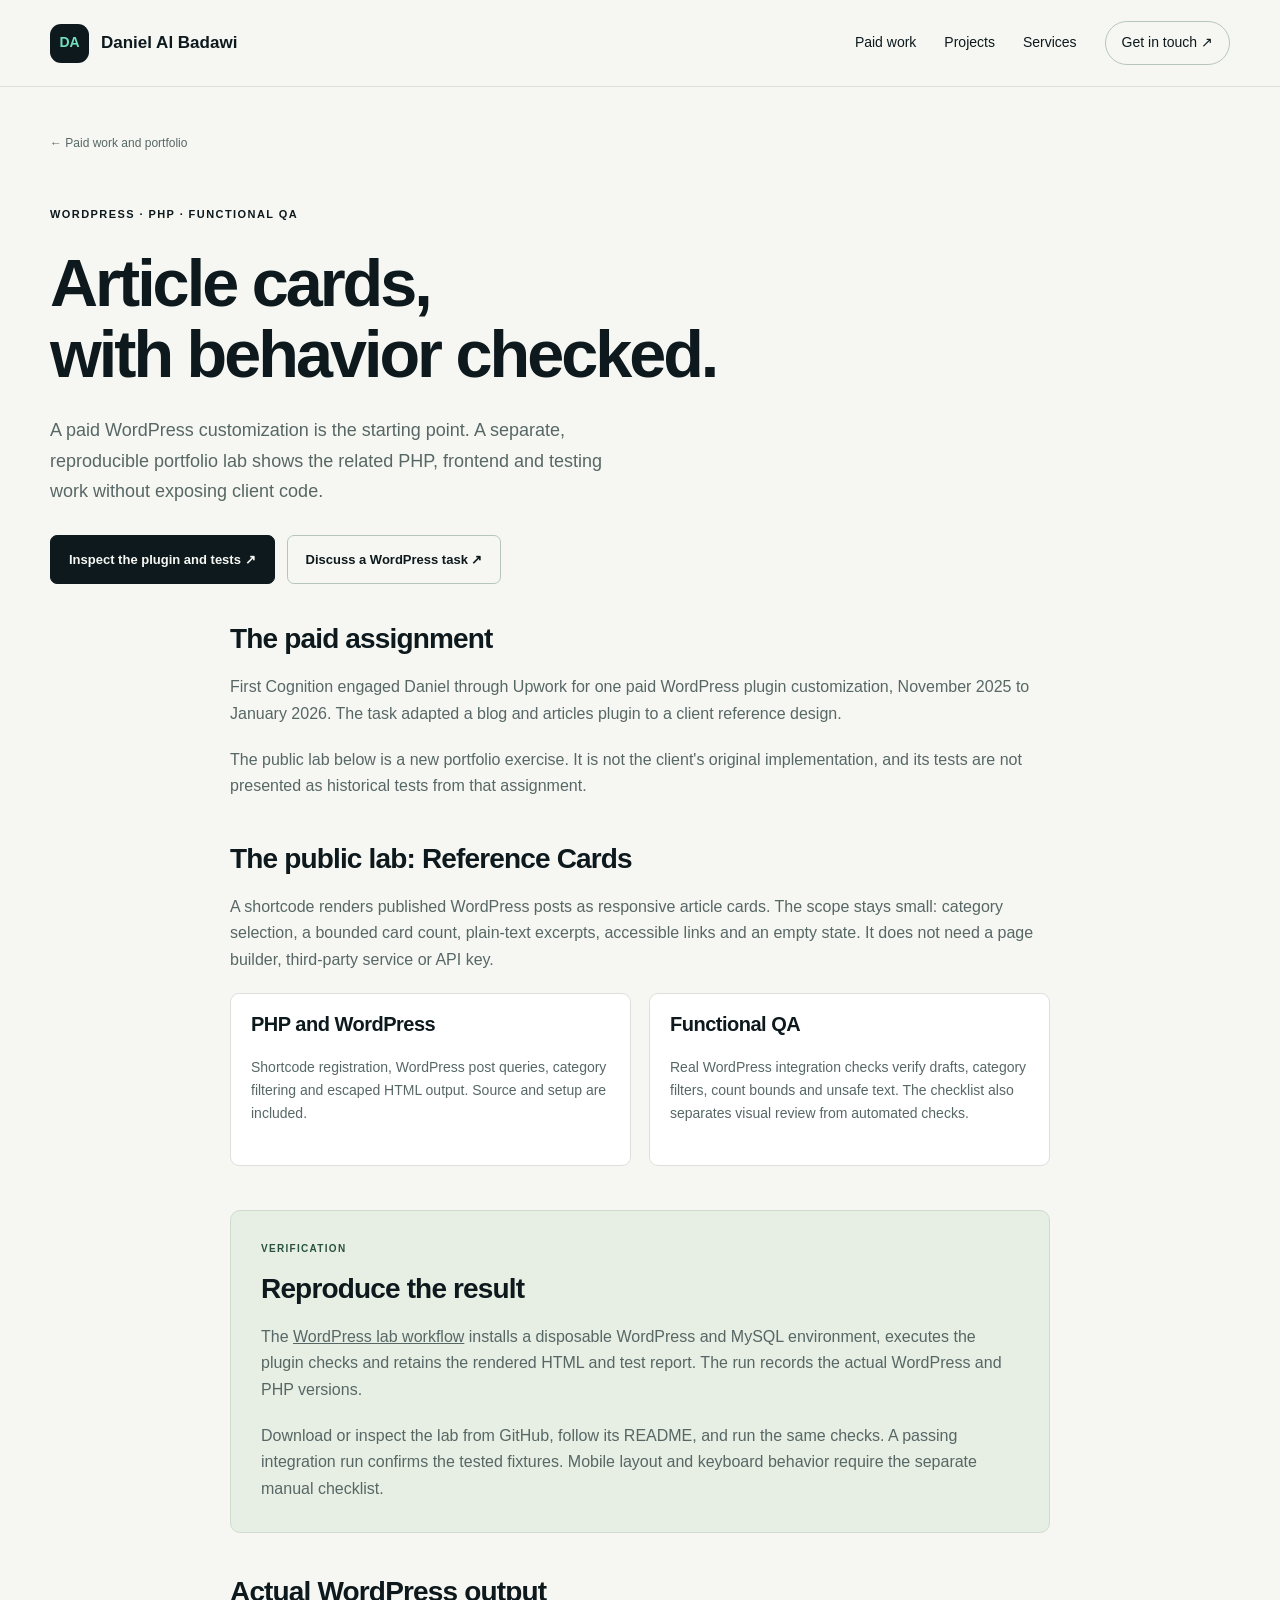
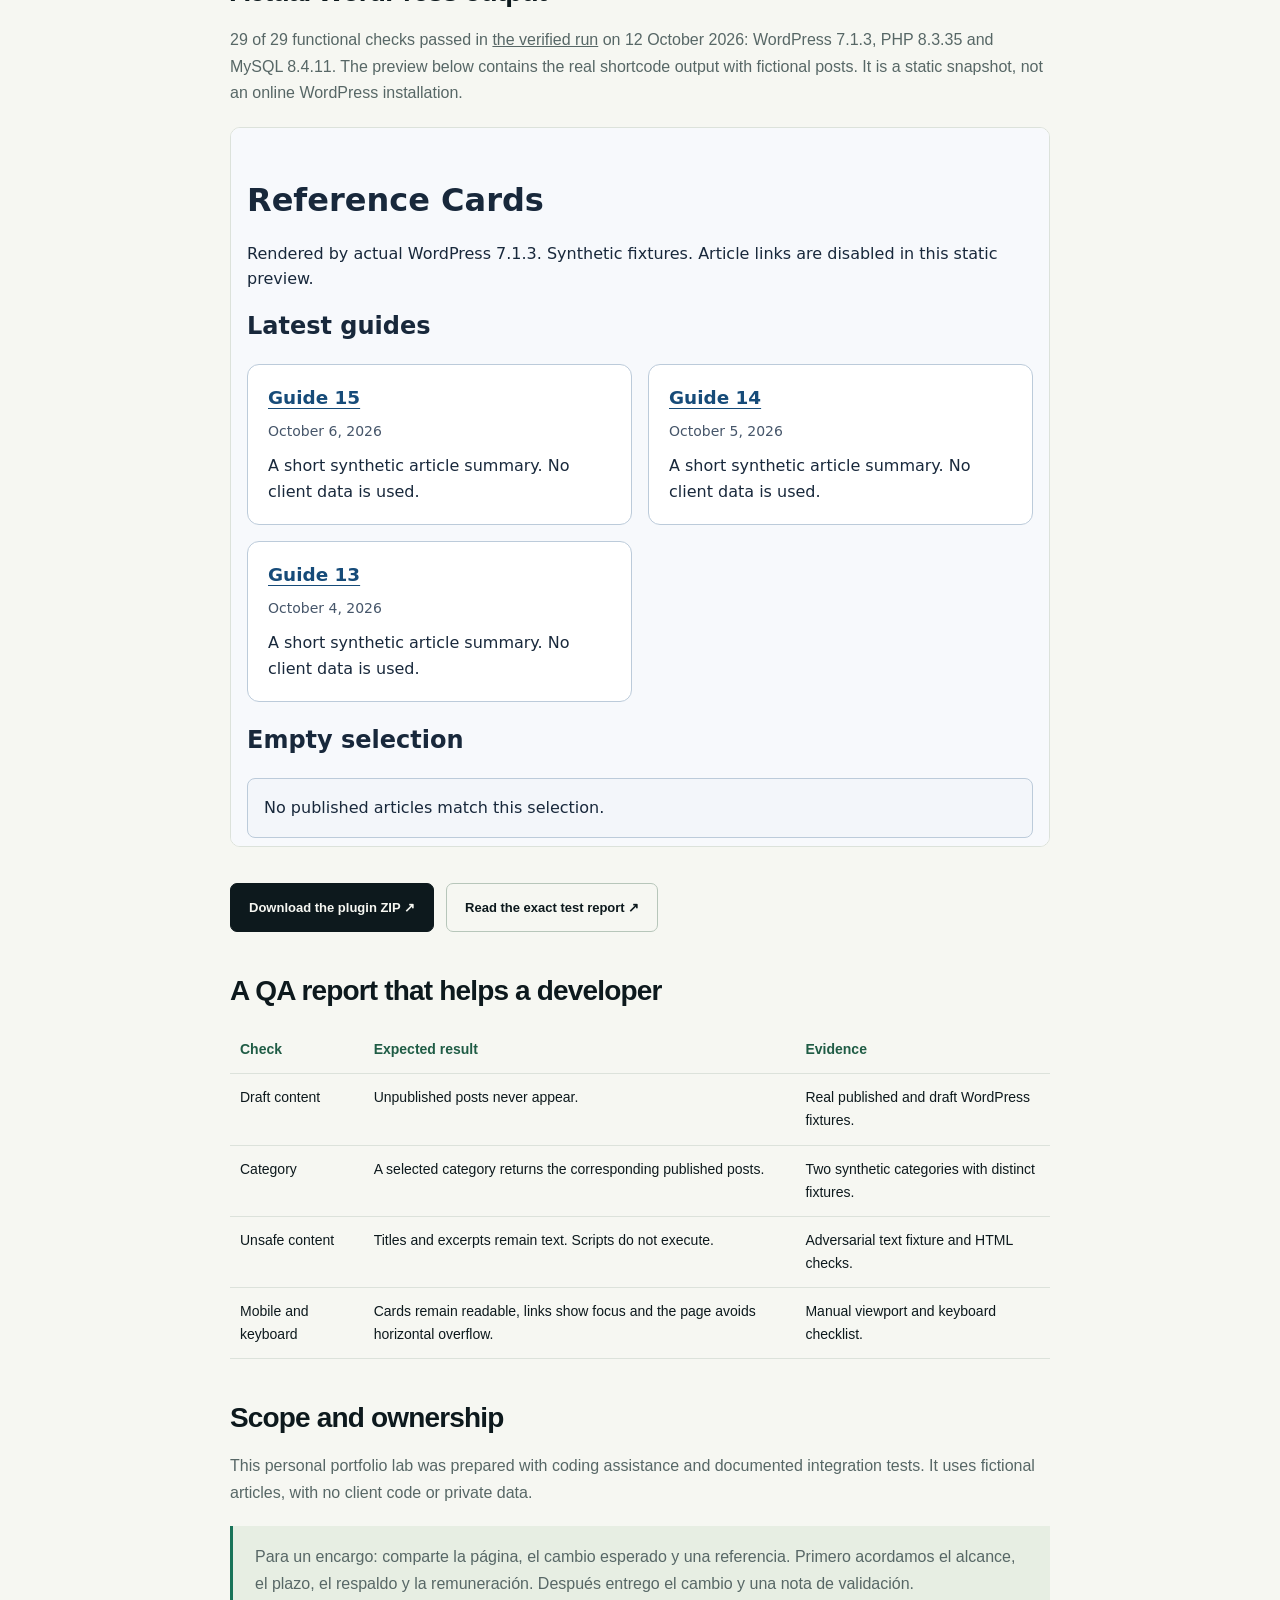
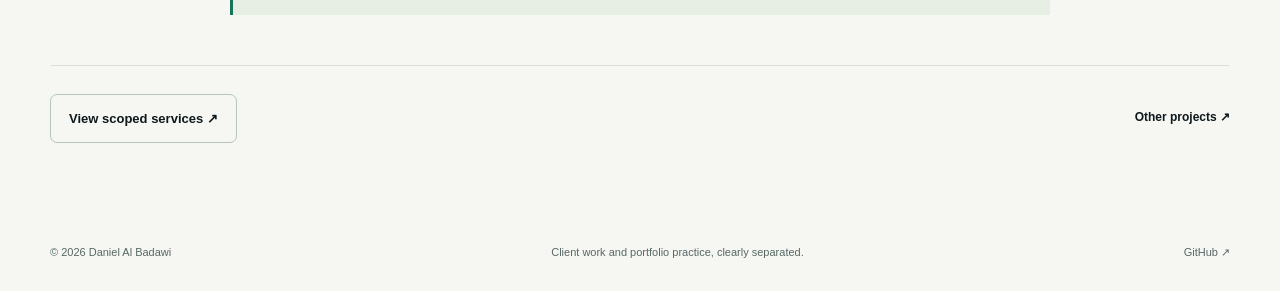
<file: wordpress.html>
<!doctype html>
<html lang="en">
<head>
<meta charset="utf-8"><meta name="viewport" content="width=device-width,initial-scale=1">
<meta name="description" content="Verified paid WordPress customization plus a separate public PHP article-card plugin lab with reproducible functional checks.">
<title>WordPress customization &amp; QA · Daniel Al Badawi</title>
<link rel="stylesheet" href="assets/style.css"><link rel="icon" href="assets/favicon.svg" type="image/svg+xml">
</head>
<body>
<a class="skip" href="#main">Skip to content</a>
<header class="navigation"><div class="wrap nav-inner"><a class="brand" href="index.html"><span class="monogram" aria-hidden="true">DA</span>Daniel Al Badawi</a><nav aria-label="Main navigation"><a href="index.html#paid-work">Paid work</a><a href="index.html#work">Projects</a><a href="index.html#services">Services</a><a class="contact-link" href="index.html#contact">Get in touch ↗</a></nav></div></header>
<main id="main" class="wrap case-main">
<a class="back-link" href="index.html#paid-work">← Paid work and portfolio</a>
<header class="case-header"><p class="eyebrow">WordPress · PHP · Functional QA</p><h1>Article cards,<br>with behavior checked.</h1><p class="lead">A paid WordPress customization is the starting point. A separate, reproducible portfolio lab shows the related PHP, frontend and testing work without exposing client code.</p><div class="actions"><a class="button primary" href="https://github.com/AlbadawiDev/albadawidev.github.io/tree/main/wordpress-lab">Inspect the plugin and tests ↗</a><a class="button secondary" href="mailto:albadawi.dev@gmail.com?subject=WordPress%20task%20scope">Discuss a WordPress task ↗</a></div></header>
<div class="case-body">
<section class="case-section"><h2>The paid assignment</h2><p>First Cognition engaged Daniel through Upwork for one paid WordPress plugin customization, November 2025 to January 2026. The task adapted a blog and articles plugin to a client reference design.</p><p>The public lab below is a new portfolio exercise. It is not the client's original implementation, and its tests are not presented as historical tests from that assignment.</p></section>
<section class="case-section"><h2>The public lab: Reference Cards</h2><p>A shortcode renders published WordPress posts as responsive article cards. The scope stays small: category selection, a bounded card count, plain-text excerpts, accessible links and an empty state. It does not need a page builder, third-party service or API key.</p><div class="proof-list"><article><h3>PHP and WordPress</h3><p>Shortcode registration, WordPress post queries, category filtering and escaped HTML output. Source and setup are included.</p></article><article><h3>Functional QA</h3><p>Real WordPress integration checks verify drafts, category filters, count bounds and unsafe text. The checklist also separates visual review from automated checks.</p></article></div></section>
<section class="case-section evidence-block"><p class="eyebrow">Verification</p><h2>Reproduce the result</h2><p>The <a href="https://github.com/AlbadawiDev/albadawidev.github.io/actions/workflows/wordpress-lab.yml">WordPress lab workflow</a> installs a disposable WordPress and MySQL environment, executes the plugin checks and retains the rendered HTML and test report. The run records the actual WordPress and PHP versions.</p><p>Download or inspect the lab from GitHub, follow its README, and run the same checks. A passing integration run confirms the tested fixtures. Mobile layout and keyboard behavior require the separate manual checklist.</p></section>
<section class="case-section"><h2>Actual WordPress output</h2><p>29 of 29 functional checks passed in <a href="https://github.com/AlbadawiDev/albadawidev.github.io/actions/runs/38205476117">the verified run</a> on 12 October 2026: WordPress 7.1.3, PHP 8.3.35 and MySQL 8.4.11. The preview below contains the real shortcode output with fictional posts. It is a static snapshot, not an online WordPress installation.</p><iframe class="lab-preview" src="assets/reference-cards-preview.html" title="Reference Cards rendered by WordPress with synthetic posts" sandbox></iframe><div class="actions"><a class="button primary" href="assets/reference-cards-1.0.0.zip" download>Download the plugin ZIP ↗</a><a class="button secondary" href="assets/wordpress-lab-verification.json">Read the exact test report ↗</a></div></section><section class="case-section"><h2>A QA report that helps a developer</h2><table class="qa-table"><thead><tr><th>Check</th><th>Expected result</th><th>Evidence</th></tr></thead><tbody><tr><td>Draft content</td><td>Unpublished posts never appear.</td><td>Real published and draft WordPress fixtures.</td></tr><tr><td>Category</td><td>A selected category returns the corresponding published posts.</td><td>Two synthetic categories with distinct fixtures.</td></tr><tr><td>Unsafe content</td><td>Titles and excerpts remain text. Scripts do not execute.</td><td>Adversarial text fixture and HTML checks.</td></tr><tr><td>Mobile and keyboard</td><td>Cards remain readable, links show focus and the page avoids horizontal overflow.</td><td>Manual viewport and keyboard checklist.</td></tr></tbody></table></section>
<section class="case-section"><h2>Scope and ownership</h2><p>This personal portfolio lab was prepared with coding assistance and documented integration tests. It uses fictional articles, with no client code or private data.</p><p lang="es" class="scope-note">Para un encargo: comparte la página, el cambio esperado y una referencia. Primero acordamos el alcance, el plazo, el respaldo y la remuneración. Después entrego el cambio y una nota de validación.</p></section>
</div><div class="case-bottom"><a class="button secondary" href="index.html#services">View scoped services ↗</a><a class="text-link" href="index.html#work">Other projects ↗</a></div>
</main><footer class="wrap footer"><span>© 2026 Daniel Al Badawi</span><span>Client work and portfolio practice, clearly separated.</span><a href="https://github.com/AlbadawiDev">GitHub ↗</a></footer>
</body></html>
</file>
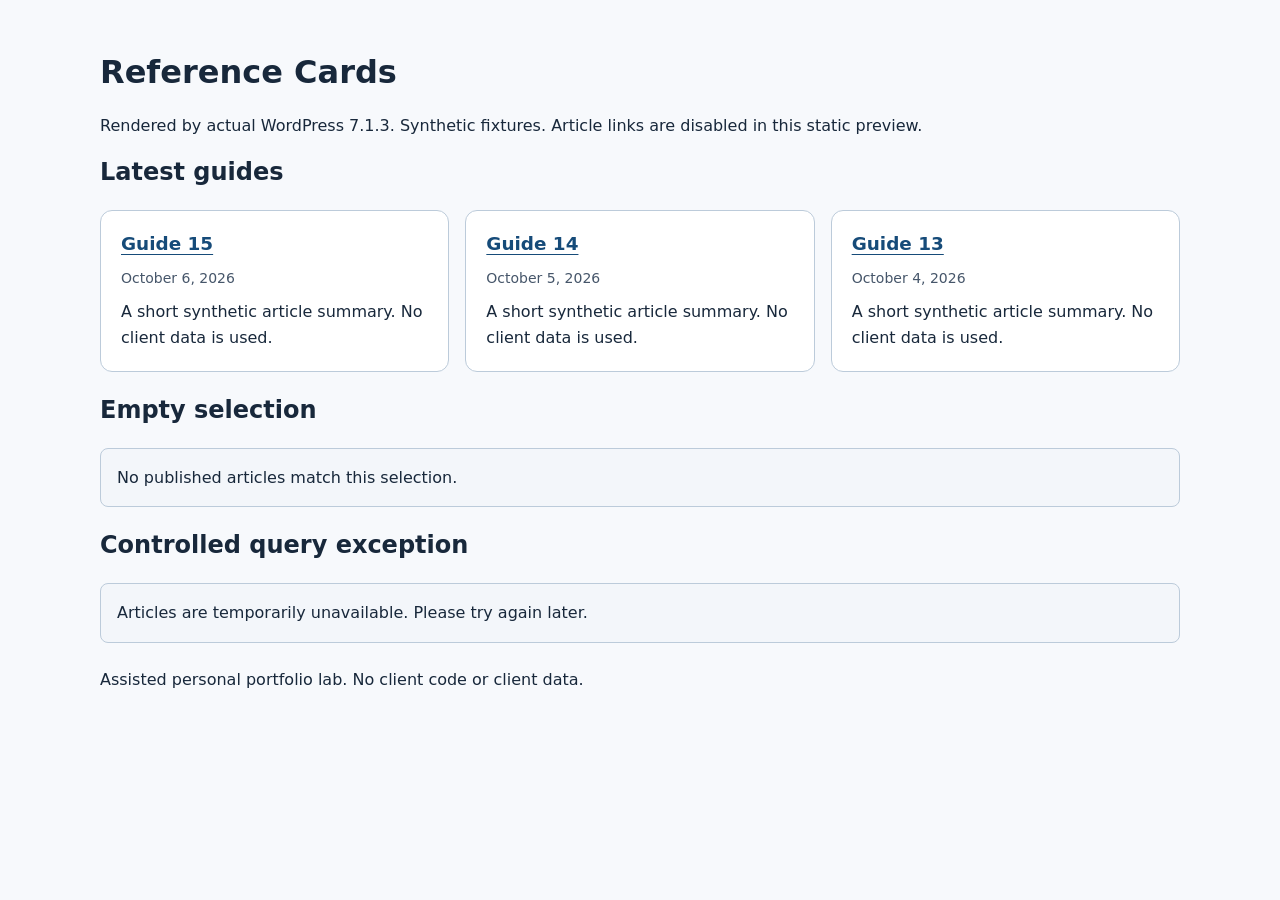
<file: assets/reference-cards-preview.html>
<!doctype html><html lang="en"><head><meta charset="utf-8"><meta name="viewport" content="width=device-width, initial-scale=1"><title>Reference Cards: actual WordPress render</title><style>body{font-family:system-ui,sans-serif;background:#f7f9fc;margin:0;color:#18283b}main{max-width:1080px;margin:auto;padding:2rem 1rem}h1{font-size:2rem}p{line-height:1.6}.reference-cards {
  color: #18283b;
  font-family: inherit;
  margin-block: 1.5rem;
}
.reference-cards .reference-cards__grid {
  display: grid;
  grid-template-columns: repeat(auto-fit, minmax(min(100%, 16rem), 1fr));
  gap: 1rem;
  list-style: none;
  margin: 0;
  padding: 0;
}
.reference-cards .reference-cards__item { margin: 0; padding: 0; }
.reference-cards .reference-cards__card {
  background: #fff;
  border: 1px solid #bccbda;
  border-radius: .75rem;
  box-sizing: border-box;
  height: 100%;
  padding: 1.25rem;
  overflow-wrap: anywhere;
}
.reference-cards .reference-cards__title {
  font-size: 1.15rem;
  line-height: 1.4;
  margin: 0 0 .65rem;
}
.reference-cards .reference-cards__title a {
  color: #164b79;
  text-decoration: underline;
  text-underline-offset: .2em;
}
.reference-cards .reference-cards__title a:hover { color: #102f4c; }
.reference-cards .reference-cards__title a:focus-visible {
  outline: 3px solid #164b79;
  outline-offset: 4px;
  border-radius: 2px;
}
.reference-cards .reference-cards__date { color: #46566a; font-size: .875rem; }
.reference-cards .reference-cards__excerpt { line-height: 1.6; margin: .8rem 0 0; }
.reference-cards .reference-cards__status {
  background: #f3f6fa;
  border: 1px solid #bccbda;
  border-radius: .5rem;
  padding: 1rem;
}
</style></head><body><main><h1>Reference Cards</h1><p>Rendered by actual WordPress 7.1.3. Synthetic fixtures. Article links are disabled in this static preview.</p><h2>Latest guides</h2><section class="reference-cards" aria-label="Reference articles"><ul class="reference-cards__grid"><li class="reference-cards__item"><article class="reference-cards__card"><h3 class="reference-cards__title"><a href="#" aria-disabled="true" onclick="return false">Guide 15</a></h3><time class="reference-cards__date" datetime="2026-10-06T04:52:05+00:00">October 6, 2026</time><p class="reference-cards__excerpt">A short synthetic article summary. No client data is used.</p></article></li><li class="reference-cards__item"><article class="reference-cards__card"><h3 class="reference-cards__title"><a href="#" aria-disabled="true" onclick="return false">Guide 14</a></h3><time class="reference-cards__date" datetime="2026-10-05T04:52:05+00:00">October 5, 2026</time><p class="reference-cards__excerpt">A short synthetic article summary. No client data is used.</p></article></li><li class="reference-cards__item"><article class="reference-cards__card"><h3 class="reference-cards__title"><a href="#" aria-disabled="true" onclick="return false">Guide 13</a></h3><time class="reference-cards__date" datetime="2026-10-04T04:52:05+00:00">October 4, 2026</time><p class="reference-cards__excerpt">A short synthetic article summary. No client data is used.</p></article></li></ul></section><h2>Empty selection</h2><section class="reference-cards" aria-label="Reference articles"><p class="reference-cards__status" role="status">No published articles match this selection.</p></section><h2>Controlled query exception</h2><section class="reference-cards" aria-label="Reference articles"><p class="reference-cards__status" role="status">Articles are temporarily unavailable. Please try again later.</p></section><p>Assisted personal portfolio lab. No client code or client data.</p></main></body></html>
</file>
<file: assets/style.css>
:root{--ink:#0d191d;--panel:#17282e;--paper:#f6f7f2;--muted:#576766;--mint:#72e0be;--line:#dce2db;--max:1180px}
*{box-sizing:border-box}html{scroll-behavior:smooth;scroll-padding-top:100px}body{margin:0;background:var(--paper);color:var(--ink);font-family:Inter,"Segoe UI",Arial,sans-serif;line-height:1.65}a{color:inherit}img{max-width:100%;display:block}button,video{font:inherit}.wrap{width:min(var(--max),calc(100% - 64px));margin-inline:auto}h1,h2,h3,p{margin-top:0}h1,h2,h3{line-height:1.08;letter-spacing:-.045em}h1{font-size:clamp(42px,5.2vw,72px);font-weight:650}h2{font-size:clamp(32px,4vw,48px);font-weight:650}h3{font-size:27px;letter-spacing:-.025em}p{margin-bottom:20px}a:focus-visible,video:focus-visible{outline:3px solid #167759;outline-offset:5px}a:hover{text-decoration-thickness:2px}.skip{position:absolute;top:-80px;left:16px;z-index:100;background:white;padding:12px}.skip:focus{top:10px}.navigation{background:rgba(246,247,242,.96);border-bottom:1px solid var(--line);position:sticky;top:0;z-index:20}.nav-inner{display:flex;align-items:center;justify-content:space-between;gap:24px;min-height:86px}.brand{display:flex;align-items:center;gap:12px;font-weight:650;text-decoration:none;font-size:17px}.monogram{display:grid;place-items:center;width:39px;height:39px;background:var(--ink);color:var(--mint);border-radius:11px;font-size:14px}.navigation nav{display:flex;gap:28px;align-items:center;font-size:14px}.navigation nav a{text-decoration:none}.navigation nav a:hover{color:#126c52}.contact-link{padding:9px 16px;border:1px solid #b7c6ba;border-radius:30px}.hero{display:grid;grid-template-columns:1fr 1fr;gap:64px;padding-block:76px 74px;align-items:center}.eyebrow{font-size:11px;text-transform:uppercase;letter-spacing:.13em;font-weight:750;margin-bottom:24px}.hero .eyebrow{display:flex;gap:9px;align-items:center}.status-dot{width:7px;height:7px;border-radius:50%;background:#18835f}.intro{font-size:14px;color:var(--muted);margin-bottom:20px}.hero h1{margin-bottom:25px}.hero h1 em{font-style:normal;color:#197359}.lead{font-size:18px;color:var(--muted);max-width:59ch;line-height:1.7}.hero .lead{font-size:17px}.actions{display:flex;flex-wrap:wrap;gap:12px;margin-top:28px}.button{display:inline-flex;justify-content:center;align-items:center;gap:20px;min-height:49px;padding:12px 18px;border-radius:7px;text-decoration:none;font-size:13px;font-weight:650}.primary{color:var(--paper);background:var(--ink);border:1px solid var(--ink)}.primary:hover{background:#26473f}.secondary{border:1px solid #b7c6ba;background:transparent}.secondary:hover{background:#e8eee5}.hero-note{font-size:12px;color:var(--muted);margin:30px 0 0;line-height:1.9}.hero-feature{border-radius:18px;background:var(--ink);padding:24px 22px;text-decoration:none;box-shadow:0 18px 45px #0d191d15;overflow:hidden;color:var(--paper)}.feature-label{display:flex;justify-content:space-between;gap:12px;font-size:10px;letter-spacing:.1em;text-transform:uppercase;margin-bottom:25px;color:#b5c6c5}.hero-screen{border:1px solid #385052;border-radius:8px;overflow:hidden;background:white}.hero-screen img{aspect-ratio:1.6;object-fit:cover;object-position:top;height:auto;width:100%}.feature-caption{display:flex;align-items:center;justify-content:space-between;gap:15px;margin-top:24px}.feature-caption strong{display:block;font-size:22px;font-weight:550;letter-spacing:-.03em}.feature-caption div>span{font-size:11px;color:#b5c6c5}.round-arrow{display:grid;place-items:center;background:var(--mint);color:var(--ink);width:42px;height:42px;flex-shrink:0;border-radius:50%;font-size:22px}.stack-band{border-block:1px solid var(--line);padding:24px 0}.stack-band .wrap{display:flex;justify-content:space-between;flex-wrap:wrap;gap:16px;font-size:13px;color:#3d5350;font-weight:600}.stack-band .wrap>span:first-child{font-size:10px;letter-spacing:.1em;color:var(--muted);align-self:center}.section{padding-block:86px}.section-heading{display:flex;justify-content:space-between;align-items:end;gap:64px;margin-bottom:38px}.section-heading h2{margin:0}.section-heading .eyebrow{margin-bottom:16px}.section-heading>p{max-width:340px;font-size:14px;color:var(--muted);margin:0}.project-grid{display:grid;grid-template-columns:1fr 1fr;gap:32px 28px}.project{background:#fff;border:1px solid var(--line);border-radius:12px;overflow:hidden;min-width:0}.project-image{display:block;aspect-ratio:1.9;background:#e7efea;overflow:hidden;text-decoration:none}.project-image img{width:100%;height:100%;object-fit:cover;object-position:top;transition:transform .25s ease}.project-image:hover img{transform:scale(1.015)}.project-copy{padding:27px}.project-meta{display:flex;justify-content:space-between;gap:10px;font-size:10px;letter-spacing:.08em;text-transform:uppercase;color:var(--muted);margin-bottom:15px}.project-copy h3{margin-bottom:14px}.project-copy h3 a{text-decoration:none}.project-copy>p{font-size:14px;color:var(--muted);margin-bottom:17px}.project-copy .stack,.stack{font-size:11px;letter-spacing:.015em;color:#34594c}.project-bottom{border-top:1px solid var(--line);padding-top:18px;display:flex;justify-content:space-between;gap:14px;align-items:center}.proof{font-size:11px;color:#2c6350}.text-link{font-size:12px;font-weight:700;text-decoration:none;white-space:nowrap}.payment-visual{height:100%;display:flex;flex-direction:column;justify-content:center;align-items:center;color:var(--paper);background:radial-gradient(ellipse at 20% 20%,#346152,transparent 75%),#182c2e;gap:15px;text-align:center;padding:20px}.transfer{font-size:10px;letter-spacing:.16em;color:#b8d1c5}.payment-visual strong{font-size:30px;letter-spacing:-.025em;font-weight:500}.flowline{font-size:13px;color:#cfddd5}.payment-status{font-size:11px;color:#81e3b9;border:1px solid #49705d;padding:5px 13px;border-radius:20px}.supporting{font-size:13px;color:var(--muted);margin:30px 0 0}.supporting a{text-underline-offset:3px}.approach-section{background:var(--ink);color:var(--paper);padding:74px 0}.approach-section .eyebrow{color:var(--mint)}.approach-section .section-heading>p{color:#b8c8c7}.approach-grid{display:grid;grid-template-columns:repeat(3,1fr);gap:38px;margin-top:48px}.approach-grid article{border-top:1px solid #3c5053;padding-top:20px}.step{font-size:12px;color:var(--mint)}.approach-grid h3{font-size:20px;letter-spacing:-.025em;margin-top:20px}.approach-grid p{color:#b8c8c7;font-size:14px;margin-bottom:0}.about-grid{display:grid;grid-template-columns:1fr 1.2fr;gap:90px}.about-copy>p{font-size:16px;color:var(--muted)}.about-facts{margin-top:30px}.about-facts>div{padding:13px 0;border-top:1px solid var(--line);display:flex;justify-content:space-between;gap:20px;font-size:12px}.about-facts span{color:var(--muted)}.about-facts strong{font-weight:600;text-align:right}.contact-section{border-block:1px solid #cbd7ca;padding:54px 0;display:grid;grid-template-columns:1fr 1fr;gap:60px;align-items:center}.contact-section .eyebrow{margin-bottom:16px}.contact-section h2{margin-bottom:20px}.contact-section p{font-size:14px;color:var(--muted);margin-bottom:0}.contact-options{display:flex;flex-wrap:wrap;gap:26px;font-size:13px}.contact-options a{text-decoration:none}.contact-options .email{width:100%;font-size:clamp(15px,2vw,22px);border-bottom:1px solid #bacdbb;padding-bottom:20px;display:flex;justify-content:space-between;gap:15px;overflow-wrap:anywhere}.footer{display:flex;justify-content:space-between;gap:22px;padding-block:30px;font-size:11px;color:var(--muted)}.footer a{text-decoration:none}.case-main{padding-block:42px 70px}.back-link{font-size:12px;text-decoration:none;color:var(--muted)}.case-header{padding-block:50px 40px;max-width:850px}.case-header h1{margin-bottom:24px}.case-header .stack{font-size:12px}.private-source{font-size:12px;color:var(--muted);border:1px solid var(--line);padding:12px 16px;border-radius:6px}.case-figure{margin:0 0 50px}.case-figure img{width:100%;height:auto;border:1px solid var(--line);border-radius:10px}.case-figure figcaption,.caption-note{font-size:12px;color:var(--muted);margin-top:12px}.case-body{max-width:820px;margin:auto}.case-section{margin-bottom:44px}.case-section h2{font-size:28px;letter-spacing:-.03em;margin-bottom:20px}.case-section p,.workflow{color:var(--muted);font-size:16px}.workflow{padding-left:22px}.workflow li{padding:7px 0 7px 8px}.evidence-block{background:#e7eee3;border:1px solid #cfdccd;border-radius:10px;padding:30px}.evidence-block .eyebrow{font-size:10px;color:#295340;margin-bottom:16px}.evidence-block p:last-child{margin-bottom:0}.case-section video{width:100%;height:auto;display:block;background:var(--ink);border-radius:10px}.case-bottom{display:flex;justify-content:space-between;align-items:center;gap:20px;border-top:1px solid var(--line);padding-top:28px;margin-top:50px}
@media(max-width:1000px){.hero{gap:32px}.wrap{width:calc(100% - 48px)}.hero h1{font-size:52px}.section-heading{gap:32px}.about-grid{gap:40px}.navigation nav{gap:18px}.project-bottom{flex-wrap:wrap}.feature-caption div>span{display:block}}
@media(max-width:760px){html{scroll-padding-top:130px}.wrap{width:calc(100% - 36px)}.nav-inner{flex-wrap:wrap;gap:13px;padding-block:15px;min-height:0}.brand{font-size:15px}.navigation nav{width:100%;justify-content:space-between;gap:12px;font-size:12px}.contact-link{padding:5px 10px}.hero{grid-template-columns:1fr;gap:34px;padding-block:43px 40px}.hero h1{font-size:clamp(41px,10.6vw,62px)}.hero .eyebrow{font-size:9px}.hero-feature{padding:19px}.stack-band{padding-block:18px}.stack-band .wrap{justify-content:flex-start;gap:10px 22px;font-size:11px}.stack-band .wrap>span:first-child{width:100%}.section{padding-block:54px}.section-heading{display:block}.section-heading>p{margin-top:22px;max-width:500px}.project-grid{grid-template-columns:1fr;gap:24px}.project-copy{padding:23px}.project-copy h3{font-size:26px}.project-bottom{flex-wrap:wrap}.project-image{aspect-ratio:1.7}.approach-section{padding-block:48px}.approach-grid{grid-template-columns:1fr;gap:28px;margin-top:30px}.approach-grid h3{margin-top:13px}.about-grid,.contact-section{grid-template-columns:1fr;gap:25px}.about-facts>div{font-size:11px}.contact-section{padding-block:40px}.footer{flex-wrap:wrap;gap:10px 18px;padding-block:25px}.footer>span:nth-child(2){order:3;width:100%}.footer>a{margin-left:auto}.case-header{padding-block:35px 30px}.case-header h1{font-size:42px;overflow-wrap:anywhere}.case-header .lead{font-size:17px}.case-figure{margin-bottom:35px}.case-section h2{font-size:25px}.case-section p,.workflow{font-size:15px}.evidence-block{padding:23px}.case-bottom{flex-wrap:wrap}.button{gap:13px;font-size:12px}}
@media(prefers-reduced-motion:reduce){html{scroll-behavior:auto}*{transition:none!important}}

.wp-feature{padding:22px 14px 25px;background:#203a34;border:1px solid #466258;border-radius:9px}.wp-feature h2{font-size:36px;margin:18px 0 15px}.wp-feature p{font-size:15px;color:#d3e1d8;line-height:1.7}.wp-mark{display:inline-grid;place-items:center;width:54px;height:54px;border:2px solid #9fd4be;border-radius:50%;font-family:Georgia,serif;font-size:38px;color:#aee5d0}.wp-chip{display:inline-block;font-size:11px;letter-spacing:.04em;color:#cde9de;border:1px solid #537766;border-radius:20px;padding:7px 12px}.proof-list{display:grid;grid-template-columns:repeat(2,1fr);gap:18px}.proof-list article{padding:20px;background:#fff;border:1px solid var(--line);border-radius:9px}.proof-list h3{font-size:20px}.proof-list p{font-size:14px}.lab-preview{width:100%;height:720px;border:1px solid var(--line);border-radius:10px;background:#fff}.scope-note{padding:18px 22px;background:#e7eee3;border-left:3px solid #197359;color:#34594c}.qa-table{width:100%;border-collapse:collapse;font-size:14px}.qa-table th,.qa-table td{text-align:left;padding:12px 10px;border-bottom:1px solid var(--line);vertical-align:top}.qa-table th{color:#1f5c45}@media(max-width:760px){.proof-list{grid-template-columns:1fr}.lab-preview{height:1040px}.qa-table{font-size:12px}.qa-table th,.qa-table td{padding:9px 5px}.navigation nav{flex-wrap:wrap}}
</file>
